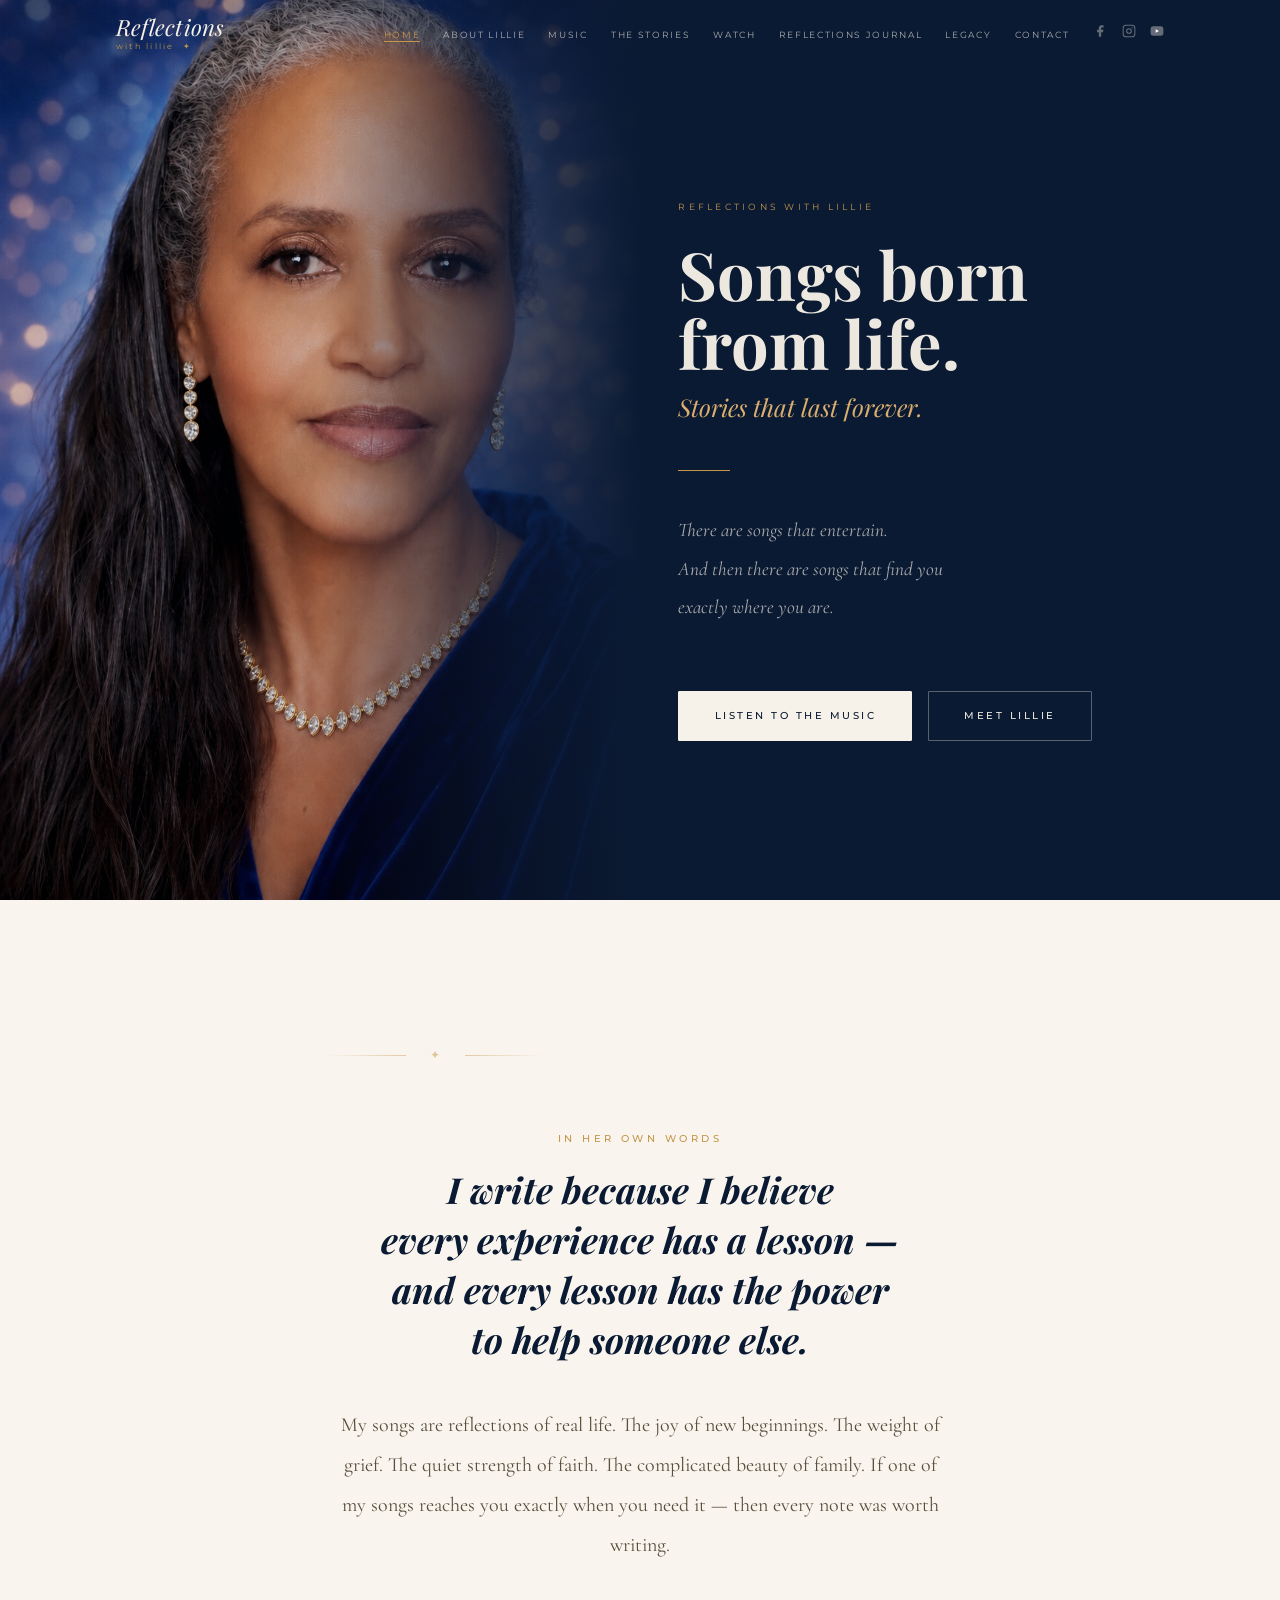
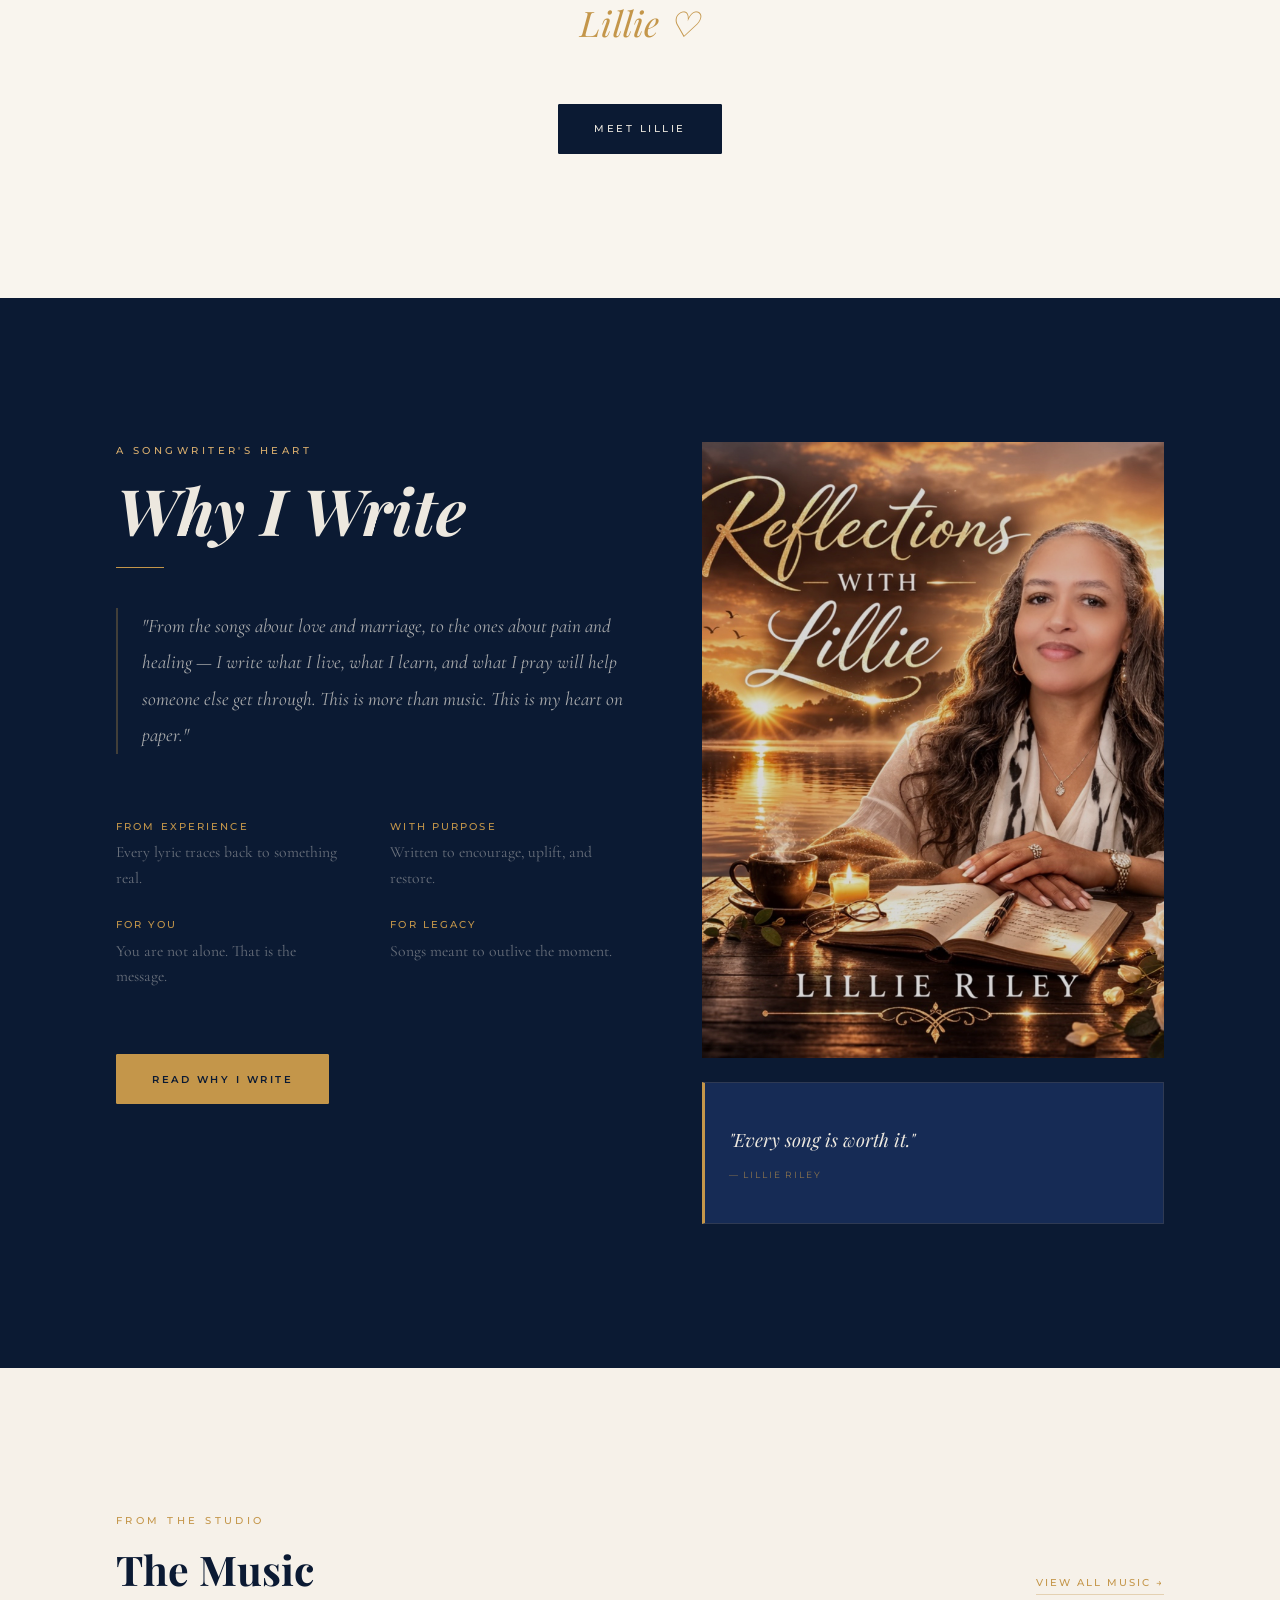
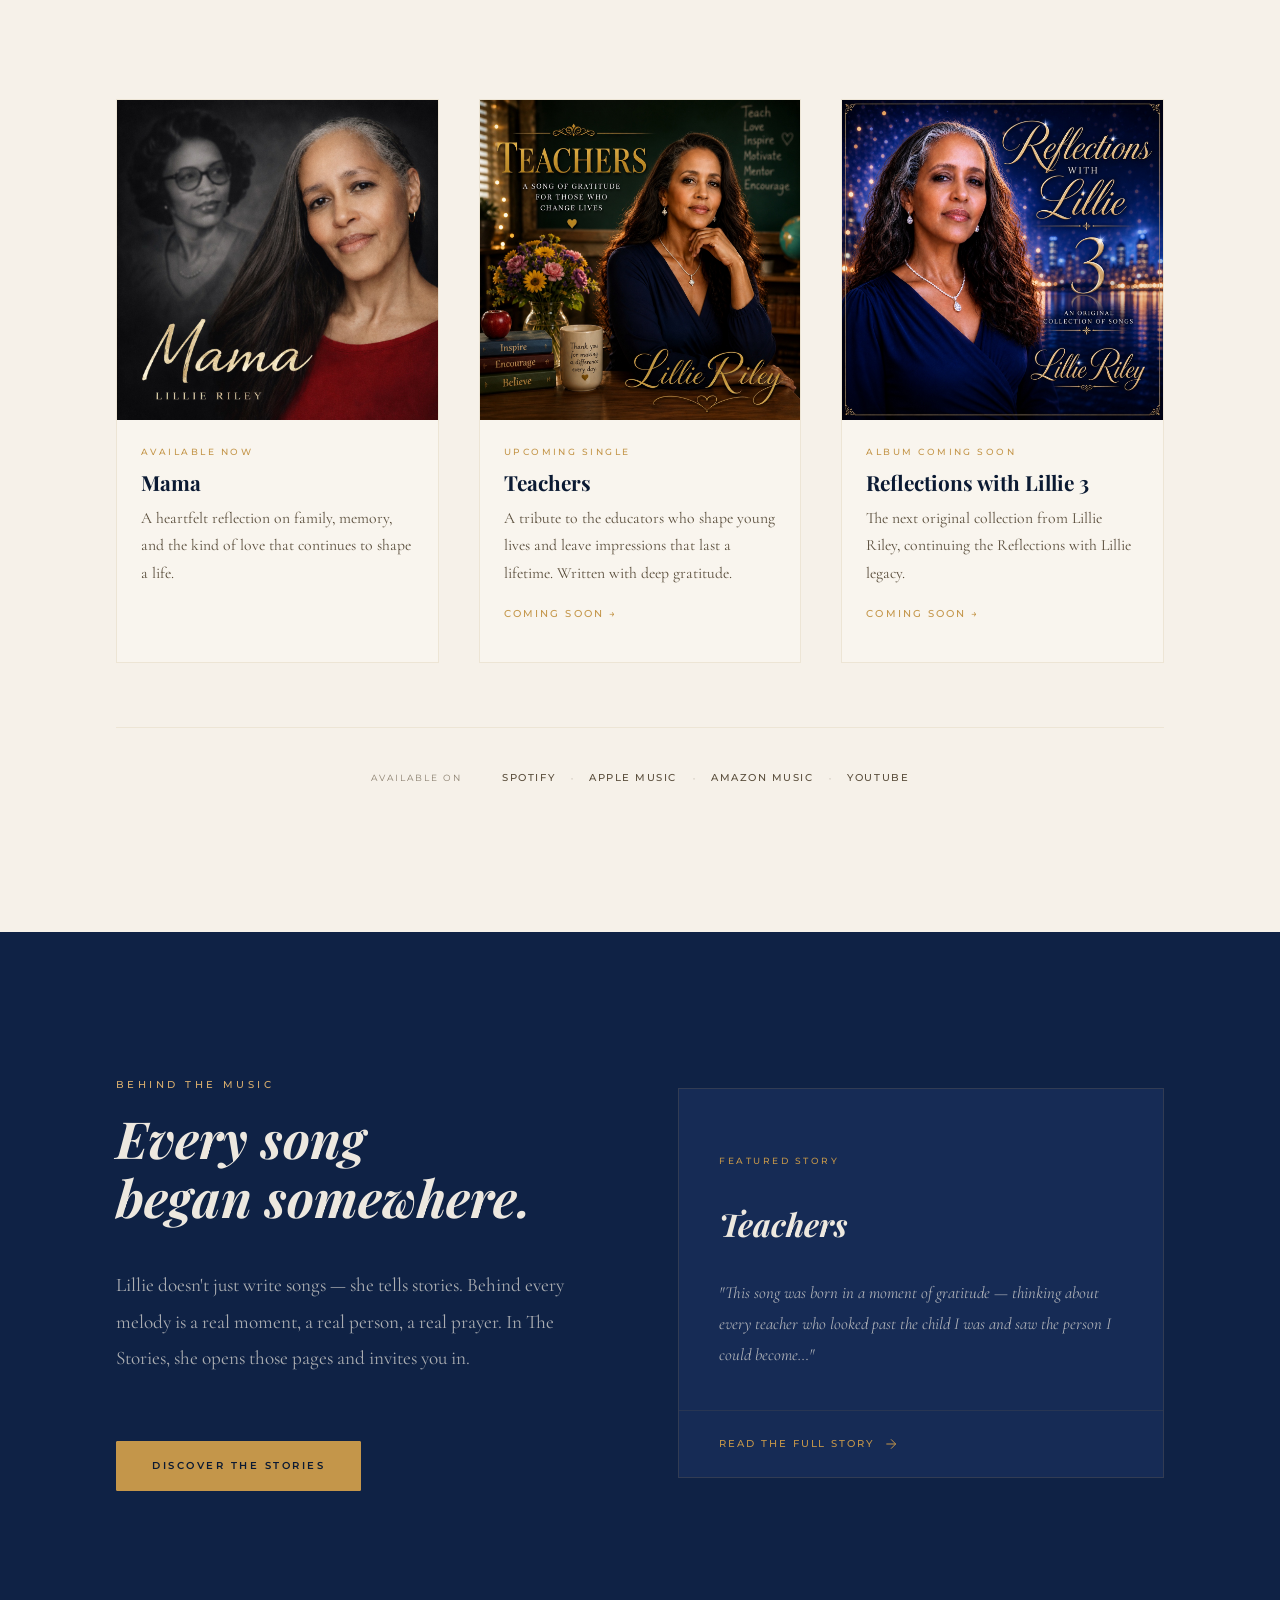
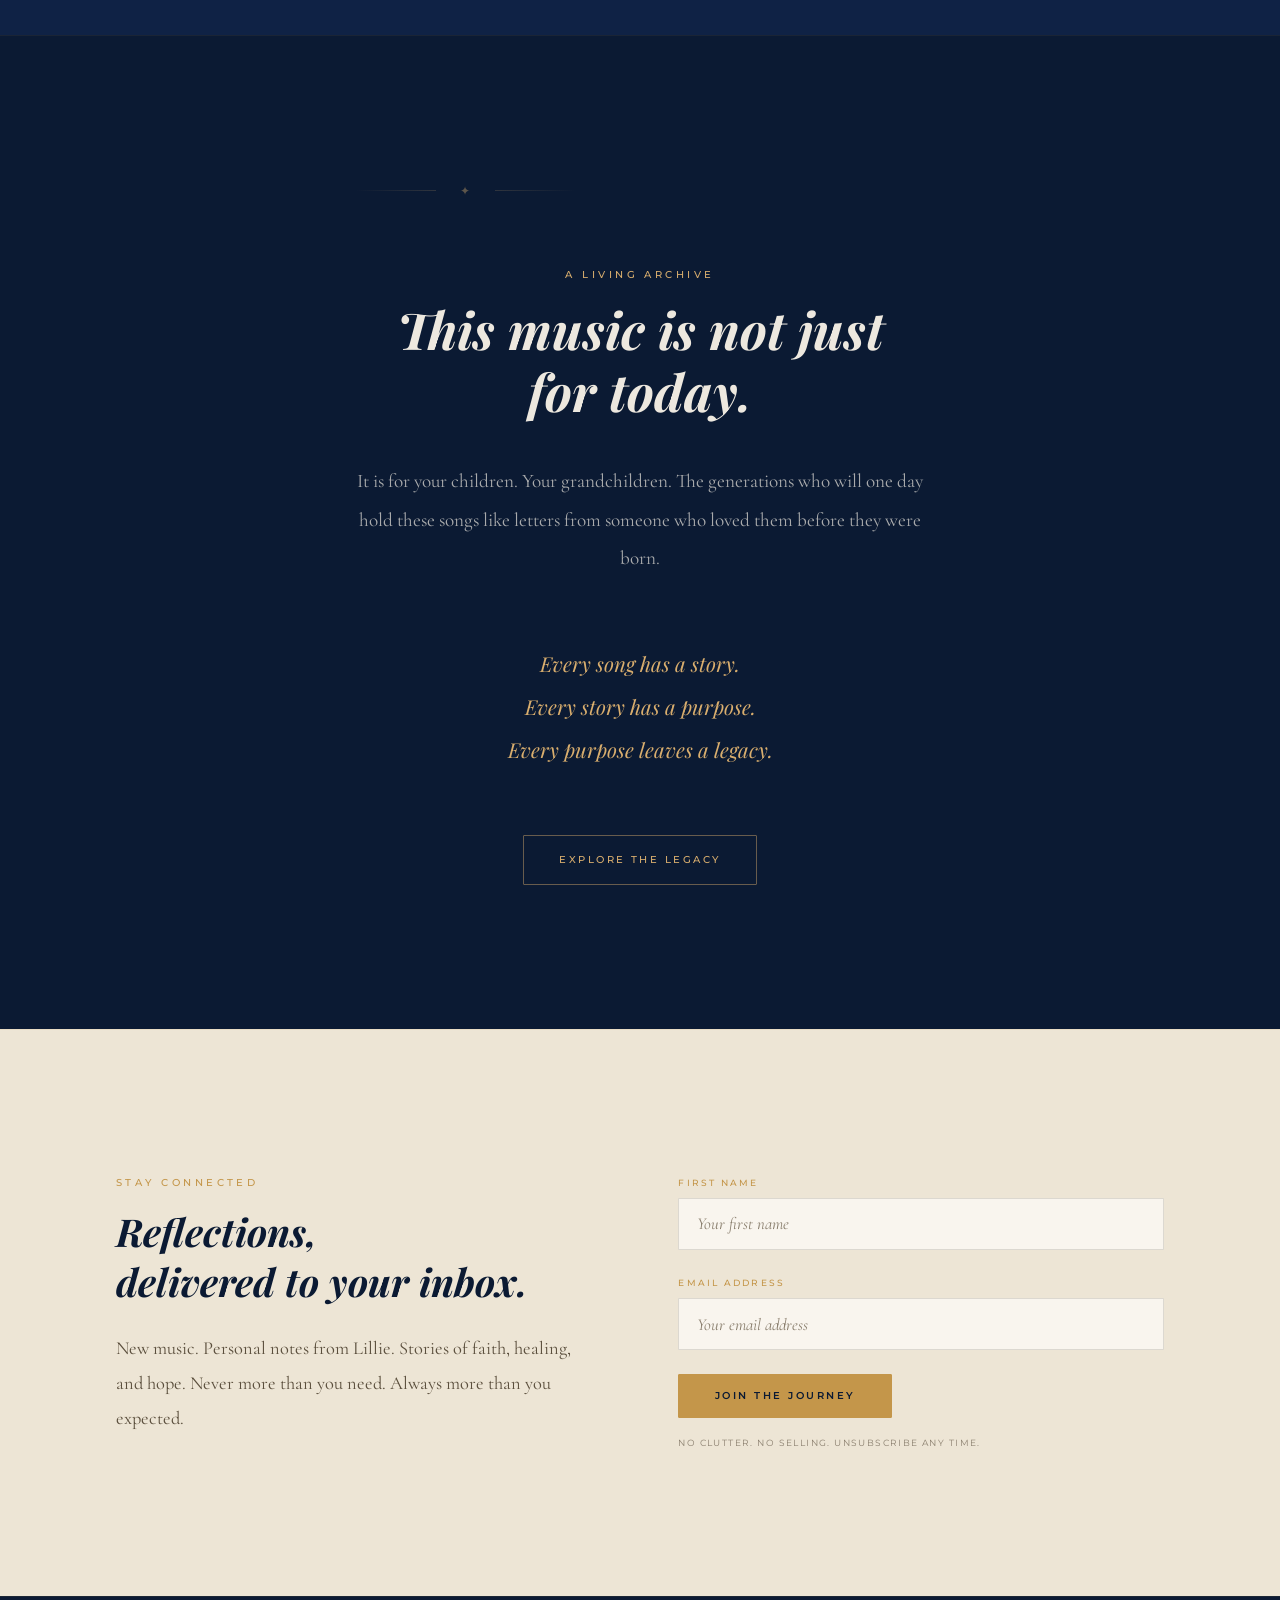
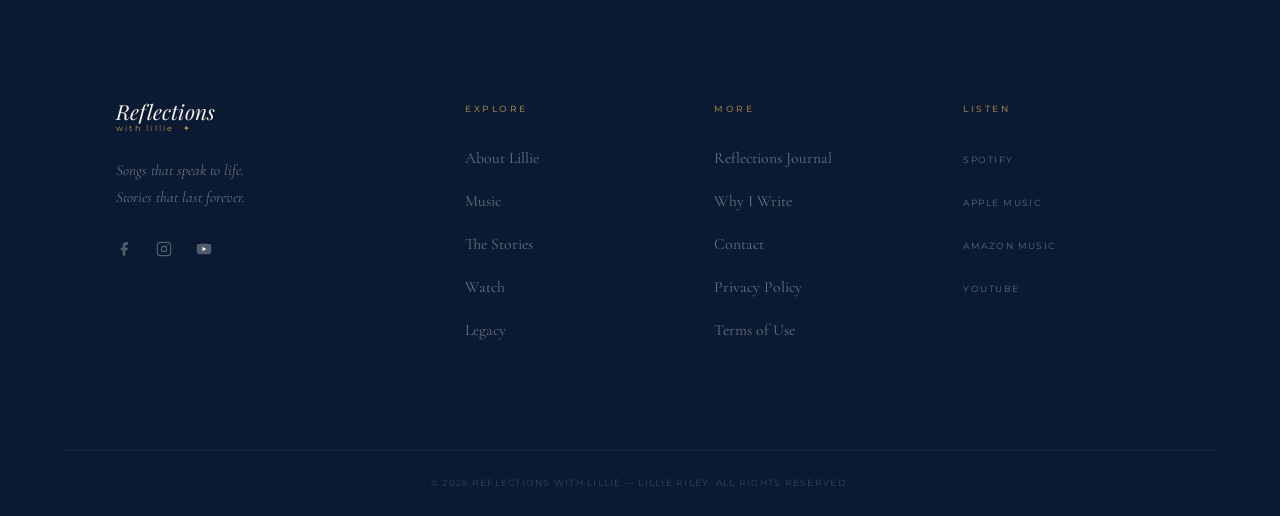
<file: index.html>
<!DOCTYPE html>
<html lang="en">
<head>
  <meta charset="UTF-8" />
  <meta name="viewport" content="width=device-width, initial-scale=1.0" />
  <title>Reflections with Lillie — Songs Born from Life. Stories That Last.</title>
  <meta name="description" content="Lillie Riley is a songwriter, storyteller, and woman of faith. Her music is a reflection of real life — love, grief, faith, family, healing, and the grace that carries us through." />
  <link rel="canonical" href="https://reflectionswithlillie.com/" />

  <!-- Open Graph -->
  <meta property="og:type" content="website" />
  <meta property="og:site_name" content="Reflections with Lillie" />
  <meta property="og:title" content="Reflections with Lillie — Songs Born from Life. Stories That Last." />
  <meta property="og:description" content="Lillie Riley is a songwriter, storyteller, and woman of faith. Her music reflects real life — love, grief, faith, family, healing, and the grace that carries us through." />
  <meta property="og:url" content="https://reflectionswithlillie.com/" />
  <meta property="og:image" content="https://reflectionswithlillie.com/images/og-cover.jpg" />
  <meta property="og:locale" content="en_US" />

  <!-- Twitter Card -->
  <meta name="twitter:card" content="summary_large_image" />
  <meta name="twitter:title" content="Reflections with Lillie" />
  <meta name="twitter:description" content="Songs born from life. Stories that last forever." />
  <meta name="twitter:image" content="https://reflectionswithlillie.com/images/og-cover.jpg" />

  <link rel="preconnect" href="https://fonts.googleapis.com" />
  <link rel="preconnect" href="https://fonts.gstatic.com" crossorigin />
  <link href="https://fonts.googleapis.com/css2?family=Cormorant+Garamond:ital,wght@0,300;0,400;0,500;1,300;1,400;1,500&family=Playfair+Display:ital,wght@0,400;0,700;1,400;1,700&family=Montserrat:wght@300;400;500&display=swap" rel="stylesheet" />

  <link rel="stylesheet" href="styles.css" />

  <!-- Structured data: MusicGroup / Person -->
  <script type="application/ld+json">
  {
    "@context": "https://schema.org",
    "@type": "MusicGroup",
    "name": "Reflections with Lillie",
    "url": "https://reflectionswithlillie.com/",
    "member": {
      "@type": "Person",
      "name": "Lillie Riley",
      "jobTitle": "Songwriter"
    },
    "genre": ["Inspirational", "Faith-based", "Singer-songwriter"],
    "sameAs": []
  }
  </script>
</head>
<body>

  <!-- ═══════════════════════════════════════
       HEADER / NAVIGATION
  ═══════════════════════════════════════ -->
  <header class="site-header" id="site-header">
    <div class="header-inner">

      <a href="index.html" class="logo" aria-label="Reflections with Lillie — Home">
        <span class="logo-script">Reflections</span>
        <span class="logo-sub">with Lillie &nbsp;✦</span>
      </a>

      <button class="nav-toggle" id="nav-toggle" aria-label="Open menu" aria-expanded="false">
        <span></span><span></span><span></span>
      </button>

      <nav class="main-nav" id="main-nav" aria-label="Main navigation">
        <button class="nav-close" id="nav-close" aria-label="Close menu">✕</button>
        <ul>
          <li><a href="index.html" aria-current="page">Home</a></li>
          <li><a href="about.html">About Lillie</a></li>
          <li><a href="music.html">Music</a></li>
          <li><a href="stories.html">The Stories</a></li>
          <li><a href="watch.html">Watch</a></li>
          <li><a href="journal.html">Reflections Journal</a></li>
          <li><a href="legacy.html">Legacy</a></li>
          <li><a href="contact.html">Contact</a></li>
        </ul>
      </nav>

      <div class="header-social" aria-label="Follow Lillie">
        <!-- Official social links: see SOCIAL_LINKS in script.js -->
        <a href="https://www.facebook.com/lillierileymusic" target="_blank" rel="noopener noreferrer" aria-label="Follow on Facebook">
          <svg width="14" height="14" viewBox="0 0 24 24" fill="currentColor" aria-hidden="true"><path d="M18 2h-3a5 5 0 0 0-5 5v3H7v4h3v8h4v-8h3l1-4h-4V7a1 1 0 0 1 1-1h3z"/></svg>
        </a>
        <a href="https://www.instagram.com/reflectionswithlillie/" target="_blank" rel="noopener noreferrer" aria-label="Follow on Instagram">
          <svg width="14" height="14" viewBox="0 0 24 24" fill="none" stroke="currentColor" stroke-width="1.75" aria-hidden="true"><rect x="2" y="2" width="20" height="20" rx="5"/><circle cx="12" cy="12" r="4"/><circle cx="17.5" cy="6.5" r="1" fill="currentColor" stroke="none"/></svg>
        </a>
        <a href="https://www.youtube.com/@Reflectionswithlillie" target="_blank" rel="noopener noreferrer" aria-label="Watch on YouTube">
          <svg width="14" height="14" viewBox="0 0 24 24" fill="currentColor" aria-hidden="true"><path d="M22.54 6.42a2.78 2.78 0 0 0-1.95-1.96C18.88 4 12 4 12 4s-6.88 0-8.59.46a2.78 2.78 0 0 0-1.95 1.96A29 29 0 0 0 1 12a29 29 0 0 0 .46 5.58A2.78 2.78 0 0 0 3.41 19.6C5.12 20 12 20 12 20s6.88 0 8.59-.4a2.78 2.78 0 0 0 1.95-1.95A29 29 0 0 0 23 12a29 29 0 0 0-.46-5.58z"/><polygon points="9.75 15.02 15.5 12 9.75 8.98 9.75 15.02" fill="white"/></svg>
        </a>
      </div>

    </div>
  </header>


  <main id="main-content">

    <!-- ═══════════════════════════════════════
         § 1  HERO
         Full viewport. Portrait left, words right.
         Header is transparent here.
    ═══════════════════════════════════════ -->
    <section class="hero" aria-labelledby="hero-heading">

      <div class="hero-portrait" role="img" aria-label="Portrait of Lillie Riley, songwriter">
        <!-- PLACEHOLDER: Place lillie-portrait.jpg in images/ folder -->
        <img
          src="images/lillie-portrait.jpg"
          alt="Lillie Riley — songwriter, storyteller, woman of faith"
          class="hero-photo"
          onerror="this.closest('.hero-portrait').classList.add('portrait-fallback')"
        />
      </div>

      <!-- Gradient veil: fades portrait into navy on the right -->
      <div class="hero-veil" aria-hidden="true"></div>

      <div class="hero-words">
        <p class="hero-prelude reveal-hero" data-delay="0">Reflections with Lillie</p>

        <h1 id="hero-heading" class="hero-title reveal-hero" data-delay="150">
          Songs born<br />from life.
        </h1>

        <p class="hero-subtitle reveal-hero" data-delay="300">
          Stories that last forever.
        </p>

        <div class="hero-rule reveal-hero" data-delay="420" aria-hidden="true"></div>

        <p class="hero-opening reveal-hero" data-delay="540">
          There are songs that entertain.<br />
          And then there are songs that find you<br />
          exactly where you are.
        </p>

        <div class="hero-actions reveal-hero" data-delay="680">
          <a href="music.html" class="btn btn-ivory">Listen to the Music</a>
          <a href="about.html" class="btn btn-outline">Meet Lillie</a>
        </div>
      </div>

    </section>


    <!-- ═══════════════════════════════════════
         § 2  INTRODUCTION
         Who is Lillie? Warm, personal, brief.
    ═══════════════════════════════════════ -->
    <section class="intro" aria-labelledby="intro-heading">
      <div class="intro-inner container">

        <div class="ornament-line" aria-hidden="true">
          <span class="ornament-rule"></span>
          <span class="ornament-star">✦</span>
          <span class="ornament-rule"></span>
        </div>

        <p class="section-label reveal">In Her Own Words</p>

        <h2 id="intro-heading" class="intro-title reveal">
          I write because I believe<br />
          every experience has a lesson —<br />
          and every lesson has the power<br />
          to help someone else.
        </h2>

        <p class="intro-body reveal">
          My songs are reflections of real life. The joy of new beginnings.
          The weight of grief. The quiet strength of faith. The complicated
          beauty of family. If one of my songs reaches you exactly when you
          need it — then every note was worth writing.
        </p>

        <p class="intro-signature reveal" aria-label="Signed, Lillie">Lillie ♡</p>

        <a href="about.html" class="btn btn-navy reveal">Meet Lillie</a>

      </div>
    </section>


    <!-- ═══════════════════════════════════════
         § 3  WHY I WRITE  — preview
         Teases the deeper "Why I Write" section.
    ═══════════════════════════════════════ -->
    <section class="why-preview" aria-labelledby="why-heading">
      <div class="why-inner">

        <div class="why-text">
          <p class="section-label light reveal">A Songwriter's Heart</p>
          <h2 id="why-heading" class="why-title reveal">Why I Write</h2>
          <div class="why-rule reveal" aria-hidden="true"></div>

          <blockquote class="why-quote reveal">
            "From the songs about love and marriage, to the ones about pain
            and healing — I write what I live, what I learn, and what I pray
            will help someone else get through. This is more than music.
            This is my heart on paper."
          </blockquote>

          <div class="why-pillars reveal">
            <div class="pillar">
              <span class="pillar-label">From Experience</span>
              <span class="pillar-text">Every lyric traces back to something real.</span>
            </div>
            <div class="pillar">
              <span class="pillar-label">With Purpose</span>
              <span class="pillar-text">Written to encourage, uplift, and restore.</span>
            </div>
            <div class="pillar">
              <span class="pillar-label">For You</span>
              <span class="pillar-text">You are not alone. That is the message.</span>
            </div>
            <div class="pillar">
              <span class="pillar-label">For Legacy</span>
              <span class="pillar-text">Songs meant to outlive the moment.</span>
            </div>
          </div>

          <a href="about.html#why-i-write" class="btn btn-gold reveal">Read Why I Write</a>
        </div>

        <div class="why-visual reveal" aria-hidden="true">
          <div class="why-img-frame">
            <!-- PLACEHOLDER: Place lillie-writing.jpg in images/ folder (optional) -->
            <img
              src="images/lillie-writing.jpg"
              alt=""
              class="why-img"
              onerror="this.closest('.why-img-frame').classList.add('img-fallback')"
            />
          </div>
          <div class="why-caption-card">
            <p class="wcc-quote">"Every song is worth it."</p>
            <p class="wcc-attr">— Lillie Riley</p>
          </div>
        </div>

      </div>
    </section>


    <!-- ═══════════════════════════════════════
         § 4  FEATURED MUSIC
         3 releases. Curiosity, not a catalog.
    ═══════════════════════════════════════ -->
    <section class="music-preview" aria-labelledby="music-heading">
      <div class="container">

        <div class="section-header reveal">
          <div>
            <p class="section-label">From the Studio</p>
            <h2 id="music-heading" class="section-title">The Music</h2>
          </div>
          <a href="music.html" class="section-link">View All Music <span aria-hidden="true">→</span></a>
        </div>

        <div class="music-grid">

          <article class="music-card reveal" data-type="single" data-stagger="0">
            <div class="music-card-art">
              <img src="images/singles/mama-cover.jpg" alt="Mama single artwork by Lillie Riley" onerror="this.closest('.music-card-art').classList.add('art-fallback'); this.closest('.music-card-art').dataset.label='Mama'" />
            </div>
            <div class="music-card-info">
              <span class="music-card-type">Available Now</span>
              <h3 class="music-card-title">Mama</h3>
              <p class="music-card-desc">A heartfelt reflection on family, memory, and the kind of love that continues to shape a life.</p>
              <!-- TODO: Add real Mama streaming link when provided. -->
            </div>
          </article>

          <article class="music-card reveal" data-type="single" data-stagger="1">
            <div class="music-card-art">
              <img src="images/singles/teachers-cover.jpg" alt="Teachers upcoming single artwork by Lillie Riley" onerror="this.closest('.music-card-art').classList.add('art-fallback'); this.closest('.music-card-art').dataset.label='Teachers'" />
            </div>
            <div class="music-card-info">
              <span class="music-card-type">Upcoming Single</span>
              <h3 class="music-card-title">Teachers</h3>
              <p class="music-card-desc">A tribute to the educators who shape young lives and leave impressions that last a lifetime. Written with deep gratitude.</p>
              <span class="door-link" aria-disabled="true">Coming Soon <span aria-hidden="true">→</span></span>
            </div>
          </article>

          <article class="music-card reveal" data-type="album" data-stagger="2">
            <div class="music-card-art">
              <img src="images/albums/reflections-with-lillie-3.jpg" alt="Reflections with Lillie 3 album artwork" onerror="this.closest('.music-card-art').classList.add('art-fallback'); this.closest('.music-card-art').dataset.label='Reflections with Lillie 3'" />
            </div>
            <div class="music-card-info">
              <span class="music-card-type">Album Coming Soon</span>
              <h3 class="music-card-title">Reflections with Lillie 3</h3>
              <p class="music-card-desc">The next original collection from Lillie Riley, continuing the Reflections with Lillie legacy.</p>
              <span class="door-link" aria-disabled="true">Coming Soon <span aria-hidden="true">→</span></span>
            </div>
          </article>
        </div>

        <div class="music-platforms reveal">
          <p class="platforms-label">Available on</p>
          <div class="platforms-list">
            <!-- PLACEHOLDER: Replace # with real streaming URLs when available -->
            <a href="https://open.spotify.com/artist/2LuKNsGdmMvZCMLNtctDl3" class="platform-link" aria-label="Listen on Spotify" target="_blank" rel="noopener noreferrer">Spotify</a>
            <span class="platform-dot" aria-hidden="true">·</span>
            <a href="https://music.apple.com/us/artist/lillie-riley/1885630300" class="platform-link" aria-label="Listen on Apple Music" target="_blank" rel="noopener noreferrer">Apple Music</a>
            <span class="platform-dot" aria-hidden="true">·</span>
            <a href="#" class="platform-link" aria-label="Listen on Amazon Music" data-placeholder-link="true" title="Final Amazon Music link coming soon">Amazon Music</a>
            <span class="platform-dot" aria-hidden="true">·</span>
            <a href="https://www.youtube.com/@Reflectionswithlillie" target="_blank" rel="noopener noreferrer" class="platform-link" aria-label="Watch on YouTube">YouTube</a>
          </div>
        </div>

      </div>
    </section>


    <!-- ═══════════════════════════════════════
         § 5  THE STORIES  — preview
         One story. A door into something deeper.
    ═══════════════════════════════════════ -->
    <section class="stories-preview" aria-labelledby="stories-heading">
      <div class="stories-inner container">

        <div class="stories-text">
          <p class="section-label light reveal">Behind the Music</p>
          <h2 id="stories-heading" class="stories-title reveal">
            Every song<br />began somewhere.
          </h2>
          <p class="stories-body reveal">
            Lillie doesn't just write songs — she tells stories.
            Behind every melody is a real moment, a real person,
            a real prayer. In The Stories, she opens those pages
            and invites you in.
          </p>
          <a href="stories.html" class="btn btn-gold reveal">Discover the Stories</a>
        </div>

        <div class="stories-featured reveal">
          <article class="story-card">
            <div class="story-card-top">
              <p class="story-card-label">Featured Story</p>
              <h3 class="story-card-title">Teachers</h3>
              <p class="story-card-excerpt">
                "This song was born in a moment of gratitude — thinking
                about every teacher who looked past the child I was
                and saw the person I could become…"
              </p>
            </div>
            <a href="stories.html#teachers" class="story-card-link">
              Read the Full Story
              <svg viewBox="0 0 24 24" fill="none" stroke="currentColor" stroke-width="1.5" width="16" height="16" aria-hidden="true"><path d="M5 12h14M12 5l7 7-7 7"/></svg>
            </a>
          </article>
        </div>

      </div>
    </section>


    <!-- ═══════════════════════════════════════
         § 6  LEGACY  — preview
         Quiet. Weighty. One idea only.
    ═══════════════════════════════════════ -->
    <section class="legacy-preview" aria-labelledby="legacy-heading">
      <div class="legacy-inner container">

        <div class="ornament-line light reveal" aria-hidden="true">
          <span class="ornament-rule"></span>
          <span class="ornament-star">✦</span>
          <span class="ornament-rule"></span>
        </div>

        <p class="section-label light reveal">A Living Archive</p>

        <h2 id="legacy-heading" class="legacy-title reveal">
          This music is not just<br />for today.
        </h2>

        <p class="legacy-body reveal">
          It is for your children. Your grandchildren. The generations
          who will one day hold these songs like letters from someone
          who loved them before they were born.
        </p>

        <p class="legacy-verse reveal">
          Every song has a story.<br />
          Every story has a purpose.<br />
          Every purpose leaves a legacy.
        </p>

        <a href="legacy.html" class="btn btn-outline-light reveal">Explore the Legacy</a>

      </div>
    </section>


    <!-- ═══════════════════════════════════════
         § 7  NEWSLETTER
    ═══════════════════════════════════════ -->
    <section class="newsletter" id="newsletter" aria-labelledby="newsletter-heading">
      <div class="newsletter-inner container">

        <div class="newsletter-text">
          <p class="section-label reveal">Stay Connected</p>
          <h2 id="newsletter-heading" class="newsletter-title reveal">
            Reflections,<br />delivered to your inbox.
          </h2>
          <p class="newsletter-sub reveal">
            New music. Personal notes from Lillie.
            Stories of faith, healing, and hope.
            Never more than you need. Always more than you expected.
          </p>
        </div>

        <form class="newsletter-form reveal" action="#" method="post" novalidate id="newsletter-form">
          <!-- PLACEHOLDER: Connect to email provider (Mailchimp, ConvertKit, Buttondown, etc.) -->
          <div class="field-wrap">
            <label for="sub-name">First Name</label>
            <input
              type="text"
              id="sub-name"
              name="name"
              placeholder="Your first name"
              autocomplete="given-name"
              required
            />
          </div>
          <div class="field-wrap">
            <label for="sub-email">Email Address</label>
            <input
              type="email"
              id="sub-email"
              name="email"
              placeholder="Your email address"
              autocomplete="email"
              required
            />
          </div>
          <button type="submit" class="btn btn-gold">Join the Journey</button>
          <p class="form-note">No clutter. No selling. Unsubscribe any time.</p>
        </form>

      </div>
    </section>

  </main>


  <!-- ═══════════════════════════════════════
       FOOTER
  ═══════════════════════════════════════ -->
  <footer class="site-footer" aria-label="Site footer">
    <div class="footer-inner container">

      <div class="footer-brand">
        <a href="index.html" class="footer-logo" aria-label="Reflections with Lillie — Home">
          <span class="logo-script">Reflections</span>
          <span class="logo-sub">with Lillie &nbsp;✦</span>
        </a>
        <p class="footer-tagline">
          Songs that speak to life.<br />
          Stories that last forever.
        </p>
        <div class="footer-social" aria-label="Follow Lillie on social media">
          <!-- Official social links: see SOCIAL_LINKS in script.js -->
          <a href="https://www.facebook.com/lillierileymusic" target="_blank" rel="noopener noreferrer" aria-label="Facebook">
            <svg width="16" height="16" viewBox="0 0 24 24" fill="currentColor" aria-hidden="true"><path d="M18 2h-3a5 5 0 0 0-5 5v3H7v4h3v8h4v-8h3l1-4h-4V7a1 1 0 0 1 1-1h3z"/></svg>
          </a>
          <a href="https://www.instagram.com/reflectionswithlillie/" target="_blank" rel="noopener noreferrer" aria-label="Instagram">
            <svg width="16" height="16" viewBox="0 0 24 24" fill="none" stroke="currentColor" stroke-width="1.75" aria-hidden="true"><rect x="2" y="2" width="20" height="20" rx="5"/><circle cx="12" cy="12" r="4"/><circle cx="17.5" cy="6.5" r="1" fill="currentColor" stroke="none"/></svg>
          </a>
          <a href="https://www.youtube.com/@Reflectionswithlillie" target="_blank" rel="noopener noreferrer" aria-label="YouTube">
            <svg width="16" height="16" viewBox="0 0 24 24" fill="currentColor" aria-hidden="true"><path d="M22.54 6.42a2.78 2.78 0 0 0-1.95-1.96C18.88 4 12 4 12 4s-6.88 0-8.59.46a2.78 2.78 0 0 0-1.95 1.96A29 29 0 0 0 1 12a29 29 0 0 0 .46 5.58A2.78 2.78 0 0 0 3.41 19.6C5.12 20 12 20 12 20s6.88 0 8.59-.4a2.78 2.78 0 0 0 1.95-1.95A29 29 0 0 0 23 12a29 29 0 0 0-.46-5.58z"/><polygon points="9.75 15.02 15.5 12 9.75 8.98 9.75 15.02" fill="white"/></svg>
          </a>
        </div>
      </div>

      <nav class="footer-nav" aria-label="Explore the site">
        <h4>Explore</h4>
        <ul>
          <li><a href="about.html">About Lillie</a></li>
          <li><a href="music.html">Music</a></li>
          <li><a href="stories.html">The Stories</a></li>
          <li><a href="watch.html">Watch</a></li>
          <li><a href="legacy.html">Legacy</a></li>
        </ul>
      </nav>

      <nav class="footer-nav" aria-label="More pages">
        <h4>More</h4>
        <ul>
          <li><a href="journal.html">Reflections Journal</a></li>
          <li><a href="about.html#why-i-write">Why I Write</a></li>
          <li><a href="contact.html">Contact</a></li>
          <li><a href="privacy.html">Privacy Policy</a></li>
          <li><a href="terms.html">Terms of Use</a></li>
        </ul>
      </nav>

      <div class="footer-listen-wrap">
        <h4>Listen</h4>
        <ul class="footer-listen">
          <!-- PLACEHOLDER: Replace # with real streaming URLs when available -->
          <li><a href="https://open.spotify.com/artist/2LuKNsGdmMvZCMLNtctDl3" aria-label="Stream on Spotify" target="_blank" rel="noopener noreferrer">Spotify</a></li>
          <li><a href="https://music.apple.com/us/artist/lillie-riley/1885630300" aria-label="Stream on Apple Music" target="_blank" rel="noopener noreferrer">Apple Music</a></li>
          <li><a href="#" aria-label="Stream on Amazon Music" data-placeholder-link="true" title="Final Amazon Music link coming soon">Amazon Music</a></li>
          <li><a href="https://www.youtube.com/@Reflectionswithlillie" target="_blank" rel="noopener noreferrer" aria-label="Watch on YouTube">YouTube</a></li>
        </ul>
      </div>

    </div>

    <div class="footer-base">
      <p>
        &copy; <span id="copy-year"></span> Reflections with Lillie &mdash; Lillie Riley.
        All rights reserved.
      </p>
    </div>
  </footer>

  <script src="script.js"></script>
</body>
</html>
</file>
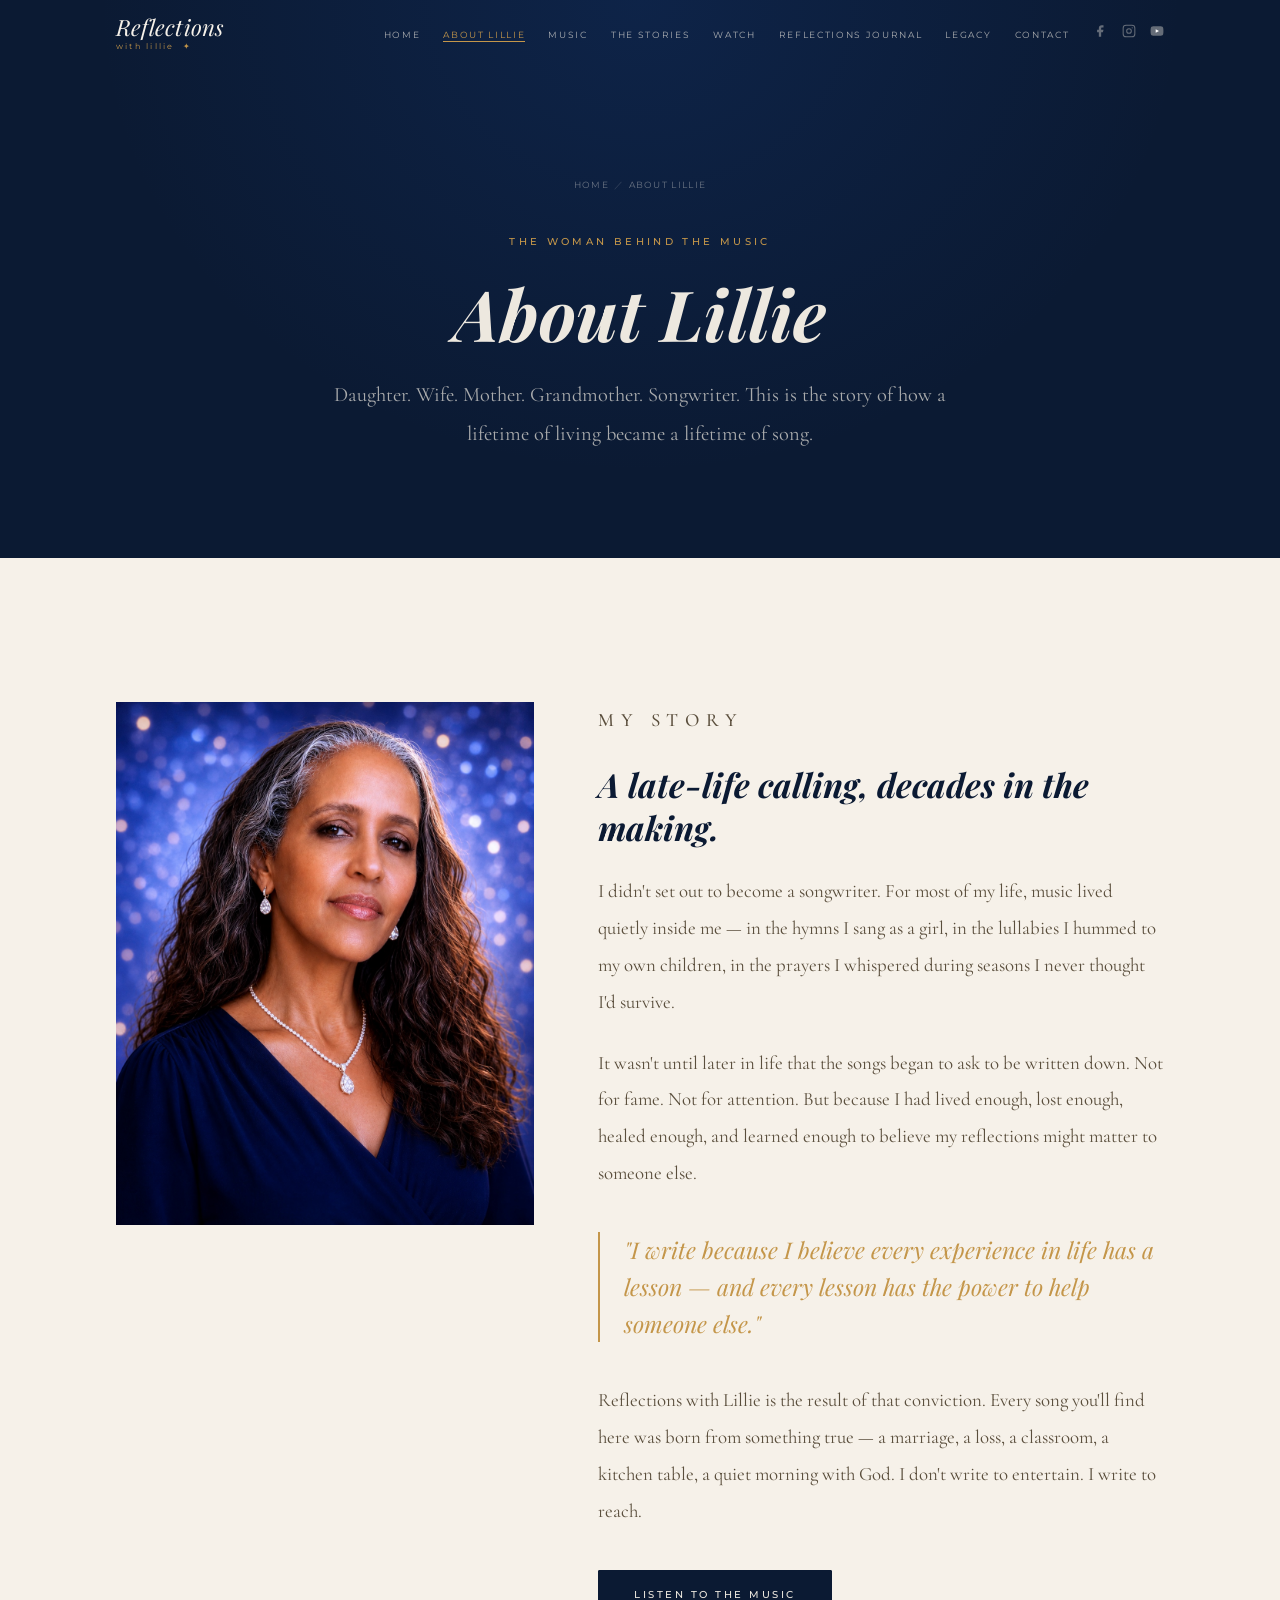
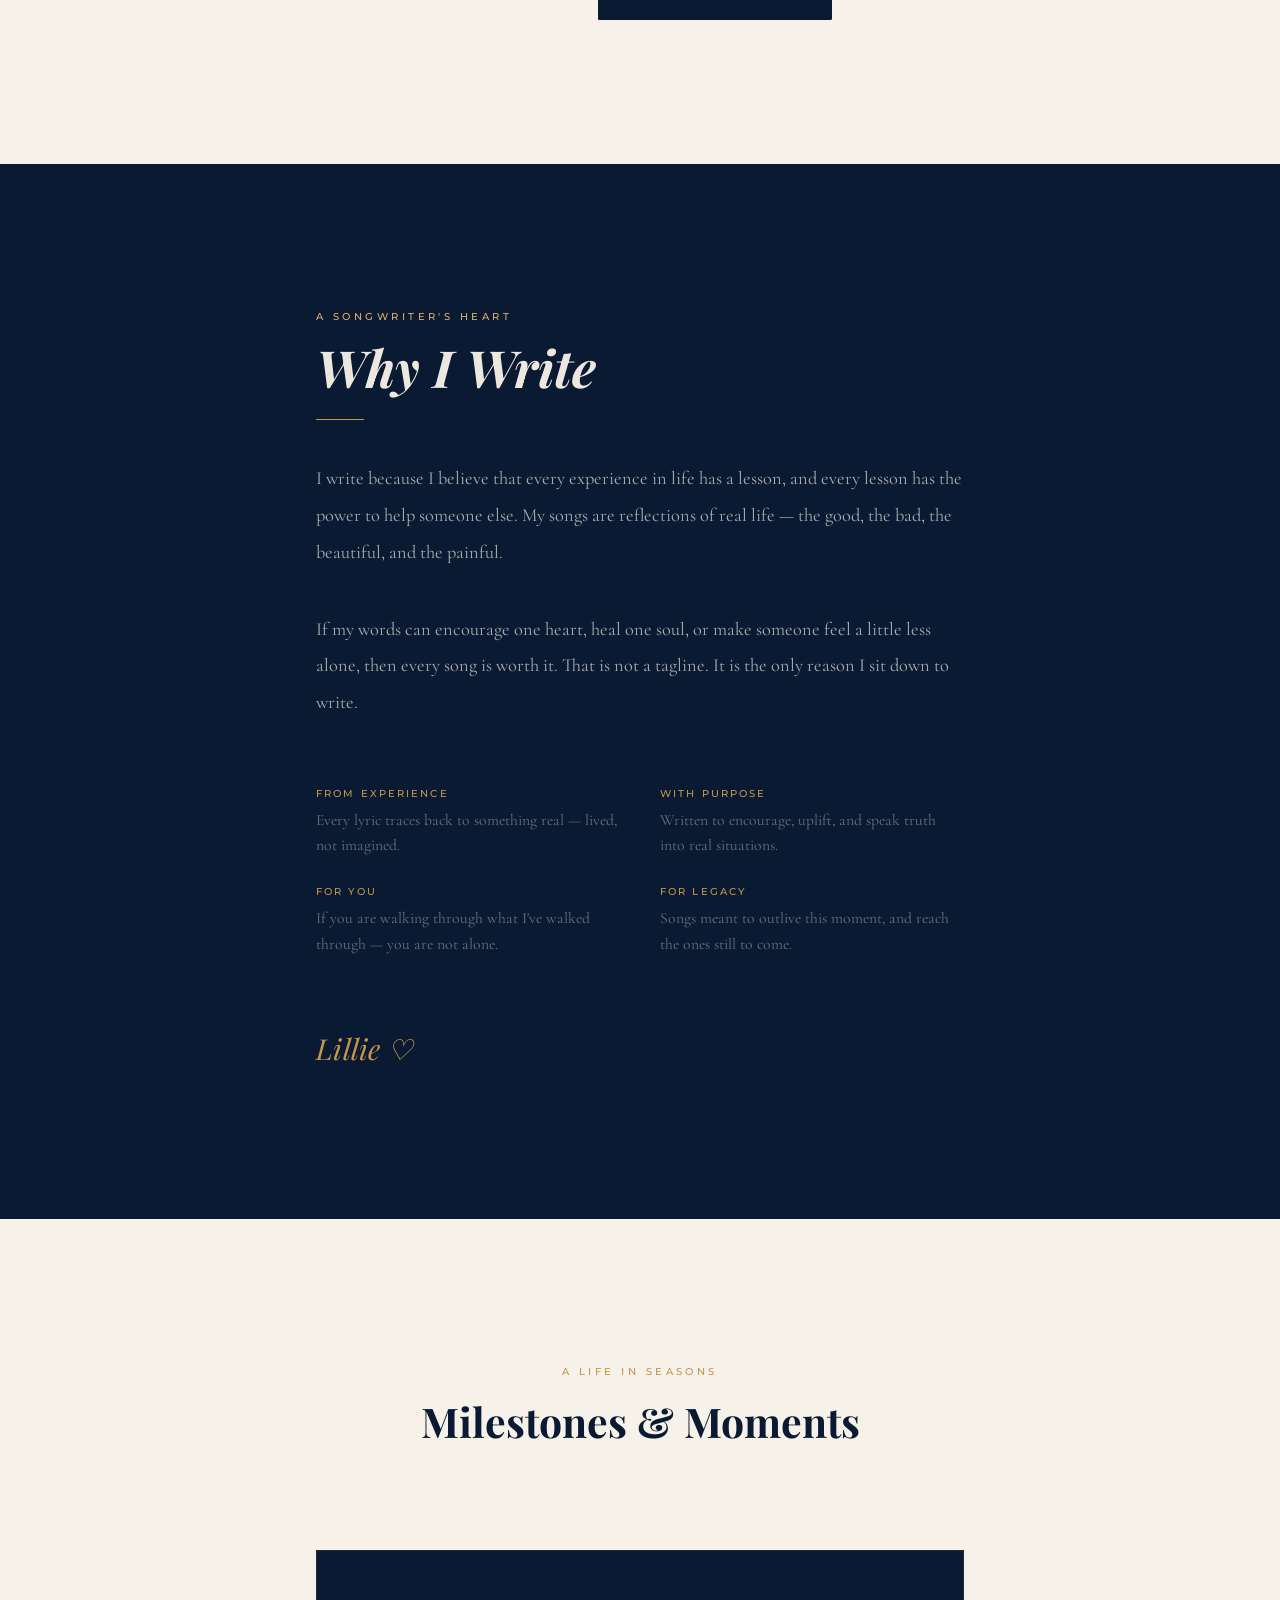
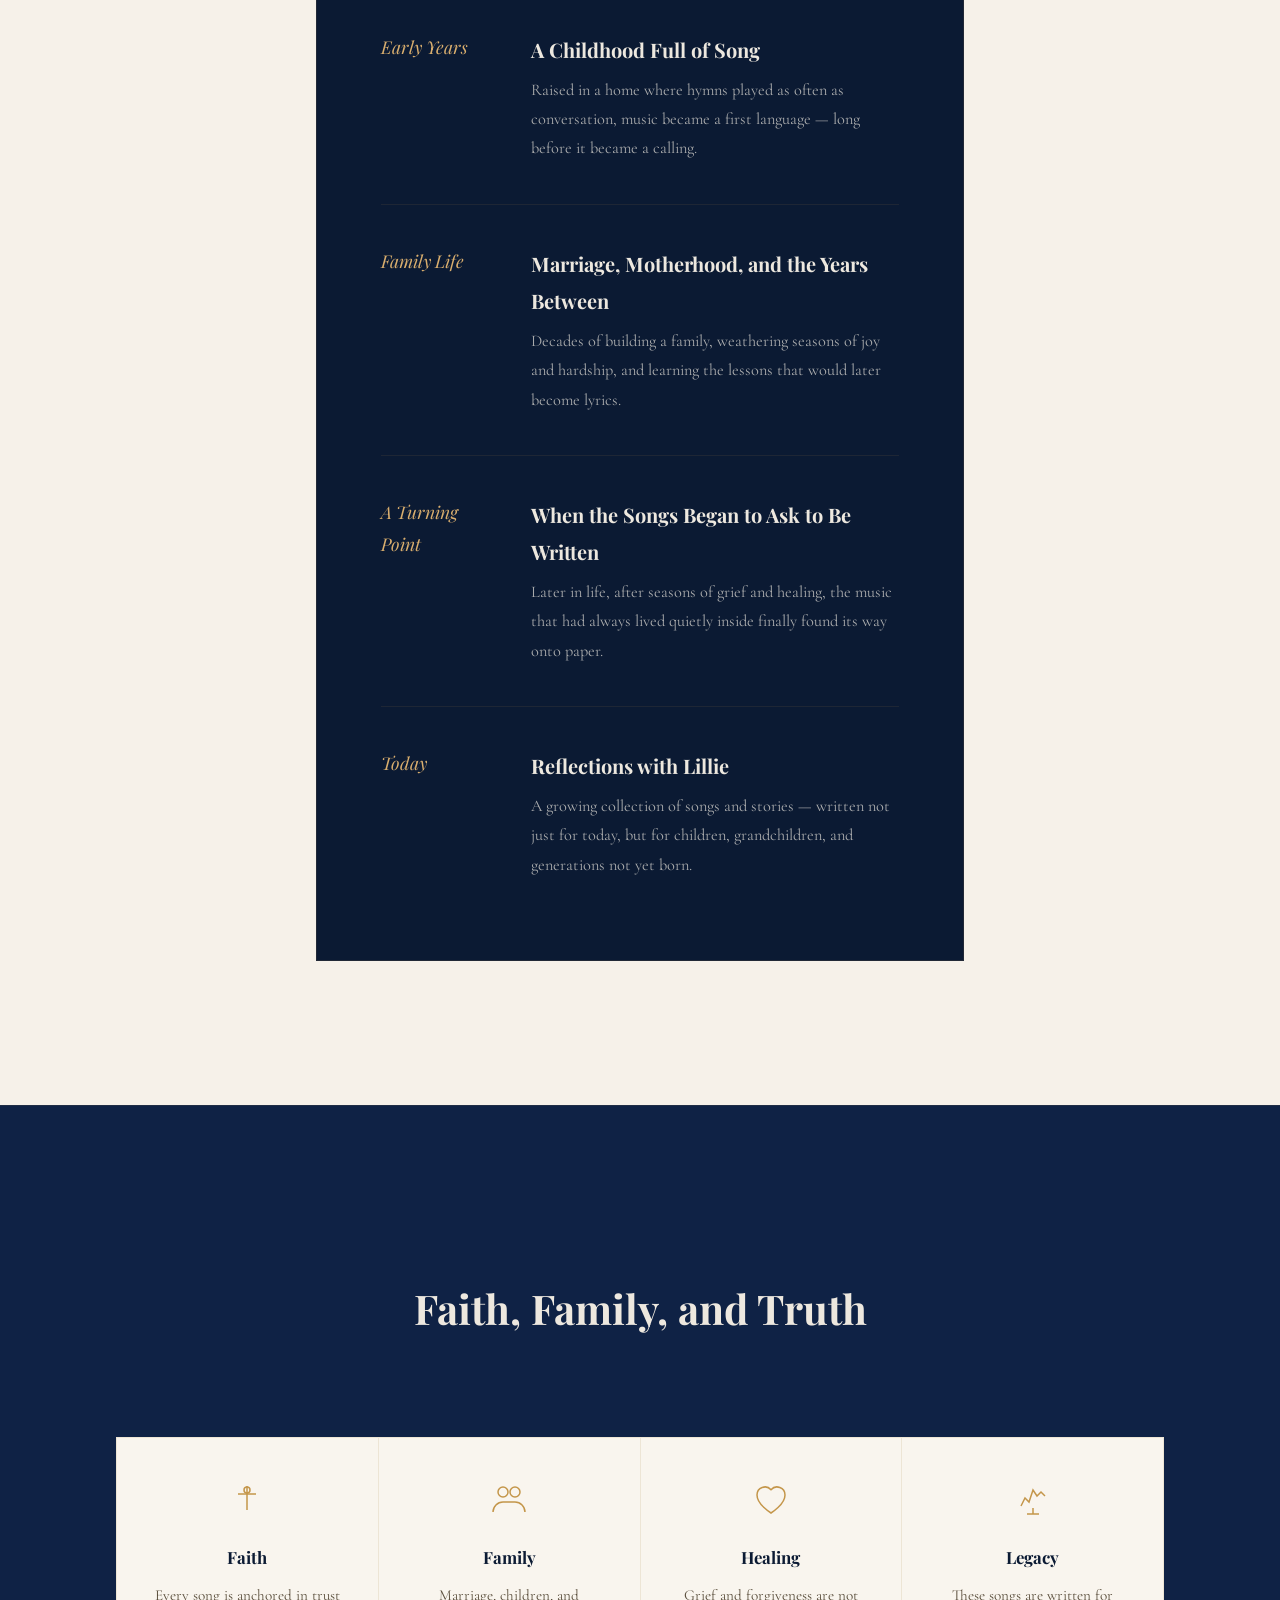
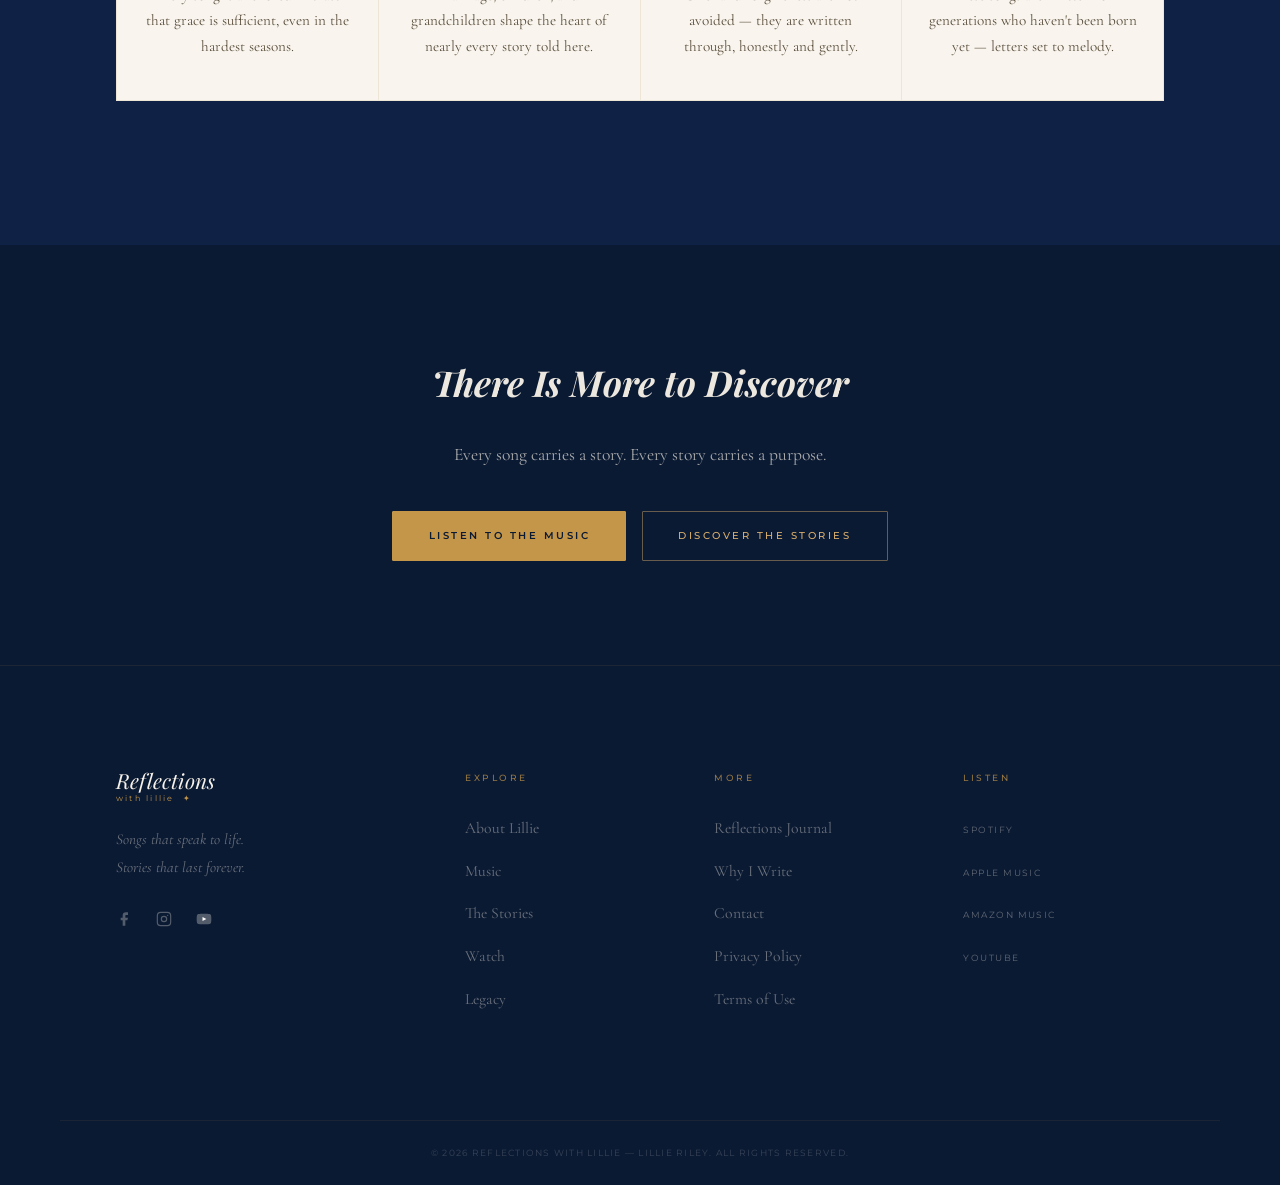
<file: about.html>
<!DOCTYPE html>
<html lang="en">
<head>
  <meta charset="UTF-8" />
  <meta name="viewport" content="width=device-width, initial-scale=1.0" />
  <title>About Lillie Riley — Songwriter, Storyteller, Woman of Faith | Reflections with Lillie</title>
  <meta name="description" content="Meet Lillie Riley — the woman behind Reflections with Lillie. Her story of faith, family, late-life creative rebirth, and why every song carries a purpose." />
  <link rel="canonical" href="https://reflectionswithlillie.com/about.html" />

  <meta property="og:type" content="profile" />
  <meta property="og:site_name" content="Reflections with Lillie" />
  <meta property="og:title" content="About Lillie Riley — Reflections with Lillie" />
  <meta property="og:description" content="The woman behind the music. A story of faith, family, and creative rebirth later in life." />
  <meta property="og:url" content="https://reflectionswithlillie.com/about.html" />
  <meta property="og:image" content="https://reflectionswithlillie.com/images/og-cover.jpg" />

  <meta name="twitter:card" content="summary_large_image" />
  <meta name="twitter:title" content="About Lillie Riley" />
  <meta name="twitter:description" content="The woman behind Reflections with Lillie." />

  <link rel="preconnect" href="https://fonts.googleapis.com" />
  <link rel="preconnect" href="https://fonts.gstatic.com" crossorigin />
  <link href="https://fonts.googleapis.com/css2?family=Cormorant+Garamond:ital,wght@0,300;0,400;0,500;1,300;1,400;1,500&family=Playfair+Display:ital,wght@0,400;0,700;1,400;1,700&family=Montserrat:wght@300;400;500&display=swap" rel="stylesheet" />
  <link rel="stylesheet" href="styles.css" />

  <script type="application/ld+json">
  {
    "@context": "https://schema.org",
    "@type": "Person",
    "name": "Lillie Riley",
    "jobTitle": "Songwriter",
    "url": "https://reflectionswithlillie.com/about.html",
    "worksFor": { "@type": "Organization", "name": "Reflections with Lillie" }
  }
  </script>
</head>
<body>

  <!-- HEADER -->
  <header class="site-header" id="site-header">
    <div class="header-inner">
      <a href="index.html" class="logo" aria-label="Reflections with Lillie — Home">
        <span class="logo-script">Reflections</span>
        <span class="logo-sub">with Lillie &nbsp;✦</span>
      </a>
      <button class="nav-toggle" id="nav-toggle" aria-label="Open menu" aria-expanded="false">
        <span></span><span></span><span></span>
      </button>
      <nav class="main-nav" id="main-nav" aria-label="Main navigation">
        <button class="nav-close" id="nav-close" aria-label="Close menu">✕</button>
        <ul>
          <li><a href="index.html">Home</a></li>
          <li><a href="about.html" aria-current="page">About Lillie</a></li>
          <li><a href="music.html">Music</a></li>
          <li><a href="stories.html">The Stories</a></li>
          <li><a href="watch.html">Watch</a></li>
          <li><a href="journal.html">Reflections Journal</a></li>
          <li><a href="legacy.html">Legacy</a></li>
          <li><a href="contact.html">Contact</a></li>
        </ul>
      </nav>
      <div class="header-social" aria-label="Follow Lillie">
        <!-- Official social links: see SOCIAL_LINKS in script.js -->
        <a href="https://www.facebook.com/lillierileymusic" target="_blank" rel="noopener noreferrer" aria-label="Follow on Facebook"><svg width="14" height="14" viewBox="0 0 24 24" fill="currentColor" aria-hidden="true"><path d="M18 2h-3a5 5 0 0 0-5 5v3H7v4h3v8h4v-8h3l1-4h-4V7a1 1 0 0 1 1-1h3z"/></svg></a>
        <a href="https://www.instagram.com/reflectionswithlillie/" target="_blank" rel="noopener noreferrer" aria-label="Follow on Instagram"><svg width="14" height="14" viewBox="0 0 24 24" fill="none" stroke="currentColor" stroke-width="1.75" aria-hidden="true"><rect x="2" y="2" width="20" height="20" rx="5"/><circle cx="12" cy="12" r="4"/><circle cx="17.5" cy="6.5" r="1" fill="currentColor" stroke="none"/></svg></a>
        <a href="https://www.youtube.com/@Reflectionswithlillie" target="_blank" rel="noopener noreferrer" aria-label="Watch on YouTube"><svg width="14" height="14" viewBox="0 0 24 24" fill="currentColor" aria-hidden="true"><path d="M22.54 6.42a2.78 2.78 0 0 0-1.95-1.96C18.88 4 12 4 12 4s-6.88 0-8.59.46a2.78 2.78 0 0 0-1.95 1.96A29 29 0 0 0 1 12a29 29 0 0 0 .46 5.58A2.78 2.78 0 0 0 3.41 19.6C5.12 20 12 20 12 20s6.88 0 8.59-.4a2.78 2.78 0 0 0 1.95-1.95A29 29 0 0 0 23 12a29 29 0 0 0-.46-5.58z"/><polygon points="9.75 15.02 15.5 12 9.75 8.98 9.75 15.02" fill="white"/></svg></a>
      </div>
    </div>
  </header>

  <main id="main-content">

    <!-- PAGE HEADER -->
    <section class="page-header">
      <div class="page-header-inner">
        <p class="breadcrumb"><a href="index.html">Home</a><span class="breadcrumb-sep">／</span>About Lillie</p>
        <p class="page-kicker reveal">The Woman Behind the Music</p>
        <h1 class="page-title reveal">About Lillie</h1>
        <p class="page-intro reveal">
          Daughter. Wife. Mother. Grandmother. Songwriter. This is the story
          of how a lifetime of living became a lifetime of song.
        </p>
      </div>
    </section>

    <!-- BIO -->
    <section class="content-section alt" id="my-story">
      <div class="container bio-grid">
        <div class="bio-portrait reveal" role="img" aria-label="Portrait of Lillie Riley">
          <!-- PLACEHOLDER: Place lillie-portrait.jpg in images/ folder -->
          <img src="images/lillie-about.jpg" alt="Lillie Riley, songwriter and storyteller" onerror="this.closest('.bio-portrait').classList.add('img-fallback')" />
        </div>

        <div class="bio-prose">
          <p class="section-label reveal">My Story</p>
          <h2 class="reveal">A late-life calling, decades in the making.</h2>

          <p class="reveal">
            I didn't set out to become a songwriter. For most of my life, music
            lived quietly inside me — in the hymns I sang as a girl, in the
            lullabies I hummed to my own children, in the prayers I whispered
            during seasons I never thought I'd survive.
          </p>

          <p class="reveal">
            It wasn't until later in life that the songs began to ask to be
            written down. Not for fame. Not for attention. But because I had
            lived enough, lost enough, healed enough, and learned enough to
            believe my reflections might matter to someone else.
          </p>

          <p class="pull-quote reveal">
            "I write because I believe every experience in life has a lesson —
            and every lesson has the power to help someone else."
          </p>

          <p class="reveal">
            Reflections with Lillie is the result of that conviction. Every
            song you'll find here was born from something true — a marriage,
            a loss, a classroom, a kitchen table, a quiet morning with God.
            I don't write to entertain. I write to reach.
          </p>

          <a href="music.html" class="btn btn-navy reveal">Listen to the Music</a>
        </div>
      </div>
    </section>

    <!-- WHY I WRITE — FULL -->
    <section class="content-section dark" id="why-i-write">
      <div class="container">
        <div class="why-inner" style="grid-template-columns: 1fr; max-width: 760px; margin-inline: auto;">
          <div class="why-text">
            <p class="section-label light reveal">A Songwriter's Heart</p>
            <h2 class="why-title reveal" style="font-size: clamp(2rem, 4vw, 3.2rem);">Why I Write</h2>
            <div class="why-rule reveal"></div>

            <p class="reveal" style="font-family: var(--ff-body); font-size: 1.15rem; color: var(--mist-mid); line-height: 2; margin-bottom: var(--sp-l);">
              I write because I believe that every experience in life has a
              lesson, and every lesson has the power to help someone else.
              My songs are reflections of real life — the good, the bad,
              the beautiful, and the painful.
            </p>

            <p class="reveal" style="font-family: var(--ff-body); font-size: 1.15rem; color: var(--mist-mid); line-height: 2; margin-bottom: var(--sp-xl);">
              If my words can encourage one heart, heal one soul, or make
              someone feel a little less alone, then every song is worth it.
              That is not a tagline. It is the only reason I sit down to write.
            </p>

            <div class="why-pillars reveal">
              <div class="pillar">
                <span class="pillar-label">From Experience</span>
                <span class="pillar-text">Every lyric traces back to something real — lived, not imagined.</span>
              </div>
              <div class="pillar">
                <span class="pillar-label">With Purpose</span>
                <span class="pillar-text">Written to encourage, uplift, and speak truth into real situations.</span>
              </div>
              <div class="pillar">
                <span class="pillar-label">For You</span>
                <span class="pillar-text">If you are walking through what I've walked through — you are not alone.</span>
              </div>
              <div class="pillar">
                <span class="pillar-label">For Legacy</span>
                <span class="pillar-text">Songs meant to outlive this moment, and reach the ones still to come.</span>
              </div>
            </div>

            <p class="reveal" style="font-family: var(--ff-display); font-size: 1.8rem; font-style: italic; color: var(--gold); margin-top: var(--sp-l);">
              Lillie ♡
            </p>
          </div>
        </div>
      </div>
    </section>

    <!-- TIMELINE / MILESTONES -->
    <section class="content-section alt">
      <div class="container" style="max-width: 760px;">
        <p class="section-label reveal" style="text-align:center;">A Life in Seasons</p>
        <h2 class="section-title reveal" style="text-align:center; margin-bottom: var(--sp-2xl); color: var(--navy);">Milestones &amp; Moments</h2>
      </div>
      <div class="container" style="max-width: 760px;">
        <div class="timeline" style="background: var(--navy); padding: var(--sp-l) var(--sp-xl); border: 1px solid rgba(196,150,74,.12);">

          <div class="timeline-item reveal">
            <span class="timeline-year">Early Years</span>
            <div class="timeline-body">
              <h3>A Childhood Full of Song</h3>
              <p>Raised in a home where hymns played as often as conversation, music became a first language — long before it became a calling.</p>
            </div>
          </div>

          <div class="timeline-item reveal">
            <span class="timeline-year">Family Life</span>
            <div class="timeline-body">
              <h3>Marriage, Motherhood, and the Years Between</h3>
              <p>Decades of building a family, weathering seasons of joy and hardship, and learning the lessons that would later become lyrics.</p>
            </div>
          </div>

          <div class="timeline-item reveal">
            <span class="timeline-year">A Turning Point</span>
            <div class="timeline-body">
              <h3>When the Songs Began to Ask to Be Written</h3>
              <p>Later in life, after seasons of grief and healing, the music that had always lived quietly inside finally found its way onto paper.</p>
            </div>
          </div>

          <div class="timeline-item reveal" id="legacy">
            <span class="timeline-year">Today</span>
            <div class="timeline-body">
              <h3>Reflections with Lillie</h3>
              <p>A growing collection of songs and stories — written not just for today, but for children, grandchildren, and generations not yet born.</p>
            </div>
          </div>

        </div>
      </div>
    </section>

    <!-- VALUES -->
    <section class="content-section dark-mid border-top">
      <div class="container">
        <p class="section-label light reveal" style="text-align:center;">What Guides the Music</p>
        <h2 class="section-title light reveal" style="text-align:center; margin-bottom: var(--sp-2xl);">Faith, Family, and Truth</h2>

        <div class="values-grid">
          <div class="value-card reveal" data-stagger="0">
            <div class="value-icon"><svg viewBox="0 0 40 40" fill="none" stroke="currentColor" stroke-width="1.5"><path d="M20 8v24M11 16h18"/><circle cx="20" cy="12" r="3"/></svg></div>
            <h3>Faith</h3>
            <p>Every song is anchored in trust that grace is sufficient, even in the hardest seasons.</p>
          </div>
          <div class="value-card reveal" data-stagger="1">
            <div class="value-icon"><svg viewBox="0 0 40 40" fill="none" stroke="currentColor" stroke-width="1.5"><circle cx="14" cy="14" r="5"/><circle cx="26" cy="14" r="5"/><path d="M4 34c0-5.5 4.5-10 10-10h12c5.5 0 10 4.5 10 10"/></svg></div>
            <h3>Family</h3>
            <p>Marriage, children, and grandchildren shape the heart of nearly every story told here.</p>
          </div>
          <div class="value-card reveal" data-stagger="2">
            <div class="value-icon"><svg viewBox="0 0 40 40" fill="none" stroke="currentColor" stroke-width="1.5"><path d="M20 35s-14-8.5-14-18a8 8 0 0 1 14-5.3A8 8 0 0 1 34 17c0 9.5-14 18-14 18z"/></svg></div>
            <h3>Healing</h3>
            <p>Grief and forgiveness are not avoided — they are written through, honestly and gently.</p>
          </div>
          <div class="value-card reveal" data-stagger="3">
            <div class="value-icon"><svg viewBox="0 0 40 40" fill="none" stroke="currentColor" stroke-width="1.5"><path d="M14 36h12M20 30v6M8 28l4-8 4 4 4-12 4 6 4-4 4 4"/></svg></div>
            <h3>Legacy</h3>
            <p>These songs are written for generations who haven't been born yet — letters set to melody.</p>
          </div>
        </div>
      </div>
    </section>

    <!-- CTA -->
    <section class="cta-banner border-top" style="background: var(--navy);">
      <div class="cta-banner-inner">
        <h2 class="reveal">There Is More to Discover</h2>
        <p class="reveal">Every song carries a story. Every story carries a purpose.</p>
        <div class="cta-banner-actions reveal">
          <a href="music.html" class="btn btn-gold">Listen to the Music</a>
          <a href="stories.html" class="btn btn-outline-light">Discover the Stories</a>
        </div>
      </div>
    </section>

  </main>

  <!-- FOOTER -->
  <footer class="site-footer" aria-label="Site footer">
    <div class="footer-inner container">
      <div class="footer-brand">
        <a href="index.html" class="footer-logo" aria-label="Reflections with Lillie — Home">
          <span class="logo-script">Reflections</span>
          <span class="logo-sub">with Lillie &nbsp;✦</span>
        </a>
        <p class="footer-tagline">Songs that speak to life.<br />Stories that last forever.</p>
        <div class="footer-social" aria-label="Follow Lillie on social media">
          <!-- Official social links: see SOCIAL_LINKS in script.js -->
          <a href="https://www.facebook.com/lillierileymusic" target="_blank" rel="noopener noreferrer" aria-label="Facebook"><svg width="16" height="16" viewBox="0 0 24 24" fill="currentColor" aria-hidden="true"><path d="M18 2h-3a5 5 0 0 0-5 5v3H7v4h3v8h4v-8h3l1-4h-4V7a1 1 0 0 1 1-1h3z"/></svg></a>
          <a href="https://www.instagram.com/reflectionswithlillie/" target="_blank" rel="noopener noreferrer" aria-label="Instagram"><svg width="16" height="16" viewBox="0 0 24 24" fill="none" stroke="currentColor" stroke-width="1.75" aria-hidden="true"><rect x="2" y="2" width="20" height="20" rx="5"/><circle cx="12" cy="12" r="4"/><circle cx="17.5" cy="6.5" r="1" fill="currentColor" stroke="none"/></svg></a>
          <a href="https://www.youtube.com/@Reflectionswithlillie" target="_blank" rel="noopener noreferrer" aria-label="YouTube"><svg width="16" height="16" viewBox="0 0 24 24" fill="currentColor" aria-hidden="true"><path d="M22.54 6.42a2.78 2.78 0 0 0-1.95-1.96C18.88 4 12 4 12 4s-6.88 0-8.59.46a2.78 2.78 0 0 0-1.95 1.96A29 29 0 0 0 1 12a29 29 0 0 0 .46 5.58A2.78 2.78 0 0 0 3.41 19.6C5.12 20 12 20 12 20s6.88 0 8.59-.4a2.78 2.78 0 0 0 1.95-1.95A29 29 0 0 0 23 12a29 29 0 0 0-.46-5.58z"/><polygon points="9.75 15.02 15.5 12 9.75 8.98 9.75 15.02" fill="white"/></svg></a>
        </div>
      </div>
      <nav class="footer-nav" aria-label="Explore the site">
        <h4>Explore</h4>
        <ul>
          <li><a href="about.html">About Lillie</a></li>
          <li><a href="music.html">Music</a></li>
          <li><a href="stories.html">The Stories</a></li>
          <li><a href="watch.html">Watch</a></li>
          <li><a href="legacy.html">Legacy</a></li>
        </ul>
      </nav>
      <nav class="footer-nav" aria-label="More pages">
        <h4>More</h4>
        <ul>
          <li><a href="journal.html">Reflections Journal</a></li>
          <li><a href="about.html#why-i-write">Why I Write</a></li>
          <li><a href="contact.html">Contact</a></li>
          <li><a href="privacy.html">Privacy Policy</a></li>
          <li><a href="terms.html">Terms of Use</a></li>
        </ul>
      </nav>
      <div class="footer-listen-wrap">
        <h4>Listen</h4>
        <ul class="footer-listen">
          <!-- PLACEHOLDER: Replace # with real streaming URLs when available -->
          <li><a href="https://open.spotify.com/artist/2LuKNsGdmMvZCMLNtctDl3" aria-label="Stream on Spotify" target="_blank" rel="noopener noreferrer">Spotify</a></li>
          <li><a href="https://music.apple.com/us/artist/lillie-riley/1885630300" aria-label="Stream on Apple Music" target="_blank" rel="noopener noreferrer">Apple Music</a></li>
          <li><a href="#" aria-label="Stream on Amazon Music" data-placeholder-link="true" title="Final Amazon Music link coming soon">Amazon Music</a></li>
          <li><a href="https://www.youtube.com/@Reflectionswithlillie" target="_blank" rel="noopener noreferrer" aria-label="Watch on YouTube">YouTube</a></li>
        </ul>
      </div>
    </div>
    <div class="footer-base">
      <p>&copy; <span id="copy-year"></span> Reflections with Lillie &mdash; Lillie Riley. All rights reserved.</p>
    </div>
  </footer>

  <script src="script.js"></script>
</body>
</html>
</file>
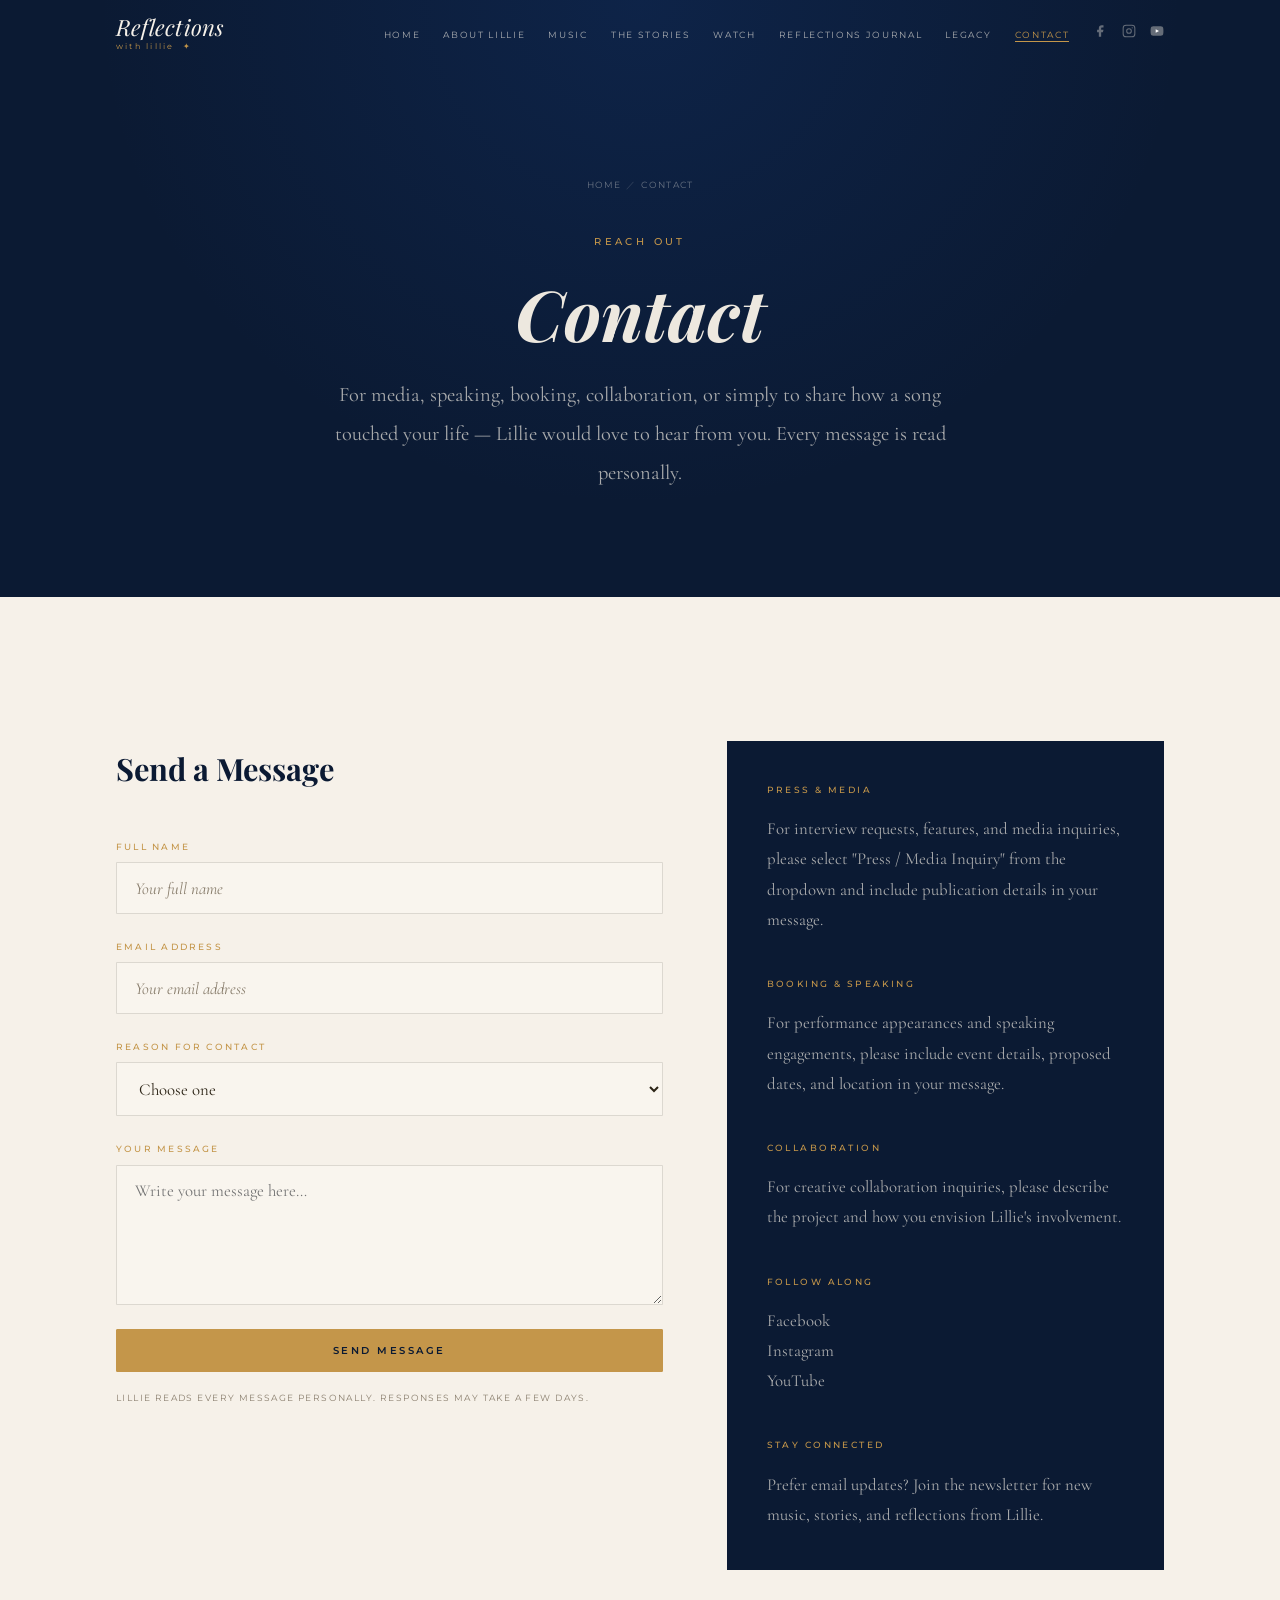
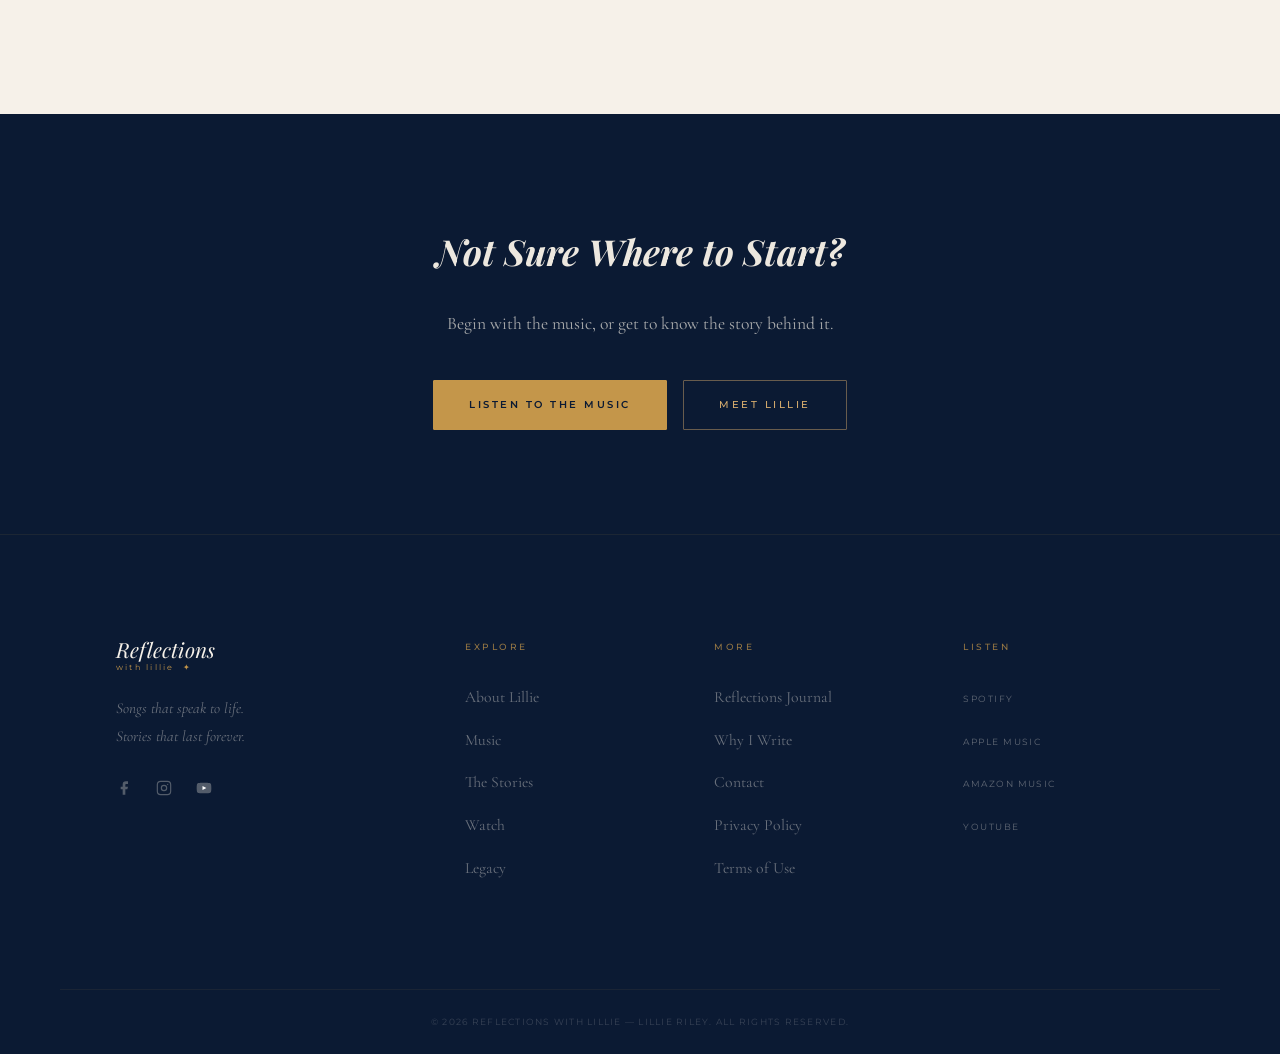
<file: contact.html>
<!DOCTYPE html>
<html lang="en">
<head>
  <meta charset="UTF-8" />
  <meta name="viewport" content="width=device-width, initial-scale=1.0" />
  <title>Contact — Reflections with Lillie</title>
  <meta name="description" content="Get in touch with Lillie Riley for press, booking, speaking, collaboration, or personal messages. Every message is read personally." />
  <link rel="canonical" href="https://reflectionswithlillie.com/contact.html" />

  <meta property="og:type" content="website" />
  <meta property="og:site_name" content="Reflections with Lillie" />
  <meta property="og:title" content="Contact — Reflections with Lillie" />
  <meta property="og:description" content="Get in touch with Lillie Riley for press, booking, collaboration, or personal messages." />
  <meta property="og:url" content="https://reflectionswithlillie.com/contact.html" />
  <meta property="og:image" content="https://reflectionswithlillie.com/images/og-cover.jpg" />

  <meta name="twitter:card" content="summary_large_image" />
  <meta name="twitter:title" content="Contact — Reflections with Lillie" />

  <link rel="preconnect" href="https://fonts.googleapis.com" />
  <link rel="preconnect" href="https://fonts.gstatic.com" crossorigin />
  <link href="https://fonts.googleapis.com/css2?family=Cormorant+Garamond:ital,wght@0,300;0,400;0,500;1,300;1,400;1,500&family=Playfair+Display:ital,wght@0,400;0,700;1,400;1,700&family=Montserrat:wght@300;400;500&display=swap" rel="stylesheet" />
  <link rel="stylesheet" href="styles.css" />
</head>
<body>

  <header class="site-header" id="site-header">
    <div class="header-inner">
      <a href="index.html" class="logo" aria-label="Reflections with Lillie — Home">
        <span class="logo-script">Reflections</span>
        <span class="logo-sub">with Lillie &nbsp;✦</span>
      </a>
      <button class="nav-toggle" id="nav-toggle" aria-label="Open menu" aria-expanded="false">
        <span></span><span></span><span></span>
      </button>
      <nav class="main-nav" id="main-nav" aria-label="Main navigation">
        <button class="nav-close" id="nav-close" aria-label="Close menu">✕</button>
        <ul>
          <li><a href="index.html">Home</a></li>
          <li><a href="about.html">About Lillie</a></li>
          <li><a href="music.html">Music</a></li>
          <li><a href="stories.html">The Stories</a></li>
          <li><a href="watch.html">Watch</a></li>
          <li><a href="journal.html">Reflections Journal</a></li>
          <li><a href="legacy.html">Legacy</a></li>
          <li><a href="contact.html" aria-current="page">Contact</a></li>
        </ul>
      </nav>
      <div class="header-social" aria-label="Follow Lillie">
        <!-- Official social links: see SOCIAL_LINKS in script.js -->
        <a href="https://www.facebook.com/lillierileymusic" target="_blank" rel="noopener noreferrer" aria-label="Follow on Facebook"><svg width="14" height="14" viewBox="0 0 24 24" fill="currentColor" aria-hidden="true"><path d="M18 2h-3a5 5 0 0 0-5 5v3H7v4h3v8h4v-8h3l1-4h-4V7a1 1 0 0 1 1-1h3z"/></svg></a>
        <a href="https://www.instagram.com/reflectionswithlillie/" target="_blank" rel="noopener noreferrer" aria-label="Follow on Instagram"><svg width="14" height="14" viewBox="0 0 24 24" fill="none" stroke="currentColor" stroke-width="1.75" aria-hidden="true"><rect x="2" y="2" width="20" height="20" rx="5"/><circle cx="12" cy="12" r="4"/><circle cx="17.5" cy="6.5" r="1" fill="currentColor" stroke="none"/></svg></a>
        <a href="https://www.youtube.com/@Reflectionswithlillie" target="_blank" rel="noopener noreferrer" aria-label="Watch on YouTube"><svg width="14" height="14" viewBox="0 0 24 24" fill="currentColor" aria-hidden="true"><path d="M22.54 6.42a2.78 2.78 0 0 0-1.95-1.96C18.88 4 12 4 12 4s-6.88 0-8.59.46a2.78 2.78 0 0 0-1.95 1.96A29 29 0 0 0 1 12a29 29 0 0 0 .46 5.58A2.78 2.78 0 0 0 3.41 19.6C5.12 20 12 20 12 20s6.88 0 8.59-.4a2.78 2.78 0 0 0 1.95-1.95A29 29 0 0 0 23 12a29 29 0 0 0-.46-5.58z"/><polygon points="9.75 15.02 15.5 12 9.75 8.98 9.75 15.02" fill="white"/></svg></a>
      </div>
    </div>
  </header>

  <main id="main-content">

    <section class="page-header">
      <div class="page-header-inner">
        <p class="breadcrumb"><a href="index.html">Home</a><span class="breadcrumb-sep">／</span>Contact</p>
        <p class="page-kicker reveal">Reach Out</p>
        <h1 class="page-title reveal">Contact</h1>
        <p class="page-intro reveal">
          For media, speaking, booking, collaboration, or simply to share
          how a song touched your life — Lillie would love to hear from you.
          Every message is read personally.
        </p>
      </div>
    </section>

    <!-- CONTACT FORM + INFO PANEL -->
    <section class="content-section alt">
      <div class="container contact-grid">

        <div class="contact-form-wrap reveal">
          <h2>Send a Message</h2>
          <!-- PLACEHOLDER: Connect to Formspree or another form backend -->
          <!-- Recommended: https://formspree.io (free tier, no backend needed) -->
          <!-- Update action="YOUR_FORMSPREE_ENDPOINT" when ready -->
          <form class="contact-form" id="contact-form" action="#" method="post" novalidate>

            <div class="field-wrap">
              <label for="c-name">Full Name</label>
              <input type="text" id="c-name" name="name" placeholder="Your full name" autocomplete="name" required />
            </div>

            <div class="field-wrap">
              <label for="c-email">Email Address</label>
              <input type="email" id="c-email" name="email" placeholder="Your email address" autocomplete="email" required />
            </div>

            <div class="field-wrap">
              <label for="c-reason">Reason for Contact</label>
              <select id="c-reason" name="reason" required>
                <option value="" disabled selected>Choose one</option>
                <option value="general">General Message</option>
                <option value="press">Press / Media Inquiry</option>
                <option value="booking">Booking Inquiry</option>
                <option value="speaking">Speaking Engagement</option>
                <option value="collaboration">Collaboration</option>
                <option value="testimony">Sharing How a Song Touched Me</option>
                <option value="other">Other</option>
              </select>
            </div>

            <div class="field-wrap">
              <label for="c-message">Your Message</label>
              <textarea id="c-message" name="message" placeholder="Write your message here…" required></textarea>
            </div>

            <button type="submit" class="btn btn-gold">Send Message</button>
            <p class="form-note">Lillie reads every message personally. Responses may take a few days.</p>
          </form>
        </div>

        <aside class="contact-info-panel reveal">
          <div class="contact-info-block">
            <h3>Press &amp; Media</h3>
            <p>For interview requests, features, and media inquiries, please select "Press / Media Inquiry" from the dropdown and include publication details in your message.</p>
          </div>
          <div class="contact-info-block">
            <h3>Booking &amp; Speaking</h3>
            <p>For performance appearances and speaking engagements, please include event details, proposed dates, and location in your message.</p>
          </div>
          <div class="contact-info-block">
            <h3>Collaboration</h3>
            <p>For creative collaboration inquiries, please describe the project and how you envision Lillie's involvement.</p>
          </div>
          <div class="contact-info-block">
            <h3>Follow Along</h3>
            <p>
              <a href="https://www.facebook.com/lillierileymusic" aria-label="Facebook" target="_blank" rel="noopener noreferrer">Facebook</a><br />
              <a href="https://www.instagram.com/reflectionswithlillie/" aria-label="Instagram" target="_blank" rel="noopener noreferrer">Instagram</a><br />
              <a href="https://www.youtube.com/@Reflectionswithlillie" aria-label="YouTube" target="_blank" rel="noopener noreferrer">YouTube</a>
            </p>
          </div>
          <div class="contact-info-block">
            <h3>Stay Connected</h3>
            <p>Prefer email updates? <a href="index.html#newsletter">Join the newsletter</a> for new music, stories, and reflections from Lillie.</p>
          </div>
        </aside>

      </div>
    </section>

    <!-- CTA -->
    <section class="cta-banner border-top" style="background: var(--navy);">
      <div class="cta-banner-inner">
        <h2 class="reveal">Not Sure Where to Start?</h2>
        <p class="reveal">Begin with the music, or get to know the story behind it.</p>
        <div class="cta-banner-actions reveal">
          <a href="music.html" class="btn btn-gold">Listen to the Music</a>
          <a href="about.html" class="btn btn-outline-light">Meet Lillie</a>
        </div>
      </div>
    </section>

  </main>

  <!-- FOOTER -->
  <footer class="site-footer" aria-label="Site footer">
    <div class="footer-inner container">
      <div class="footer-brand">
        <a href="index.html" class="footer-logo" aria-label="Reflections with Lillie — Home">
          <span class="logo-script">Reflections</span>
          <span class="logo-sub">with Lillie &nbsp;✦</span>
        </a>
        <p class="footer-tagline">Songs that speak to life.<br />Stories that last forever.</p>
        <div class="footer-social" aria-label="Follow Lillie on social media">
          <!-- Official social links: see SOCIAL_LINKS in script.js -->
          <a href="https://www.facebook.com/lillierileymusic" target="_blank" rel="noopener noreferrer" aria-label="Facebook"><svg width="16" height="16" viewBox="0 0 24 24" fill="currentColor" aria-hidden="true"><path d="M18 2h-3a5 5 0 0 0-5 5v3H7v4h3v8h4v-8h3l1-4h-4V7a1 1 0 0 1 1-1h3z"/></svg></a>
          <a href="https://www.instagram.com/reflectionswithlillie/" target="_blank" rel="noopener noreferrer" aria-label="Instagram"><svg width="16" height="16" viewBox="0 0 24 24" fill="none" stroke="currentColor" stroke-width="1.75" aria-hidden="true"><rect x="2" y="2" width="20" height="20" rx="5"/><circle cx="12" cy="12" r="4"/><circle cx="17.5" cy="6.5" r="1" fill="currentColor" stroke="none"/></svg></a>
          <a href="https://www.youtube.com/@Reflectionswithlillie" target="_blank" rel="noopener noreferrer" aria-label="YouTube"><svg width="16" height="16" viewBox="0 0 24 24" fill="currentColor" aria-hidden="true"><path d="M22.54 6.42a2.78 2.78 0 0 0-1.95-1.96C18.88 4 12 4 12 4s-6.88 0-8.59.46a2.78 2.78 0 0 0-1.95 1.96A29 29 0 0 0 1 12a29 29 0 0 0 .46 5.58A2.78 2.78 0 0 0 3.41 19.6C5.12 20 12 20 12 20s6.88 0 8.59-.4a2.78 2.78 0 0 0 1.95-1.95A29 29 0 0 0 23 12a29 29 0 0 0-.46-5.58z"/><polygon points="9.75 15.02 15.5 12 9.75 8.98 9.75 15.02" fill="white"/></svg></a>
        </div>
      </div>
      <nav class="footer-nav" aria-label="Explore the site">
        <h4>Explore</h4>
        <ul>
          <li><a href="about.html">About Lillie</a></li>
          <li><a href="music.html">Music</a></li>
          <li><a href="stories.html">The Stories</a></li>
          <li><a href="watch.html">Watch</a></li>
          <li><a href="legacy.html">Legacy</a></li>
        </ul>
      </nav>
      <nav class="footer-nav" aria-label="More pages">
        <h4>More</h4>
        <ul>
          <li><a href="journal.html">Reflections Journal</a></li>
          <li><a href="about.html#why-i-write">Why I Write</a></li>
          <li><a href="contact.html">Contact</a></li>
          <li><a href="privacy.html">Privacy Policy</a></li>
          <li><a href="terms.html">Terms of Use</a></li>
        </ul>
      </nav>
      <div class="footer-listen-wrap">
        <h4>Listen</h4>
        <ul class="footer-listen">
          <!-- PLACEHOLDER: Replace # with real streaming URLs when available -->
          <li><a href="https://open.spotify.com/artist/2LuKNsGdmMvZCMLNtctDl3" aria-label="Stream on Spotify" target="_blank" rel="noopener noreferrer">Spotify</a></li>
          <li><a href="https://music.apple.com/us/artist/lillie-riley/1885630300" aria-label="Stream on Apple Music" target="_blank" rel="noopener noreferrer">Apple Music</a></li>
          <li><a href="#" aria-label="Stream on Amazon Music" data-placeholder-link="true" title="Final Amazon Music link coming soon">Amazon Music</a></li>
          <li><a href="https://www.youtube.com/@Reflectionswithlillie" target="_blank" rel="noopener noreferrer" aria-label="Watch on YouTube">YouTube</a></li>
        </ul>
      </div>
    </div>
    <div class="footer-base">
      <p>&copy; <span id="copy-year"></span> Reflections with Lillie &mdash; Lillie Riley. All rights reserved.</p>
    </div>
  </footer>

  <script src="script.js"></script>
</body>
</html>
</file>
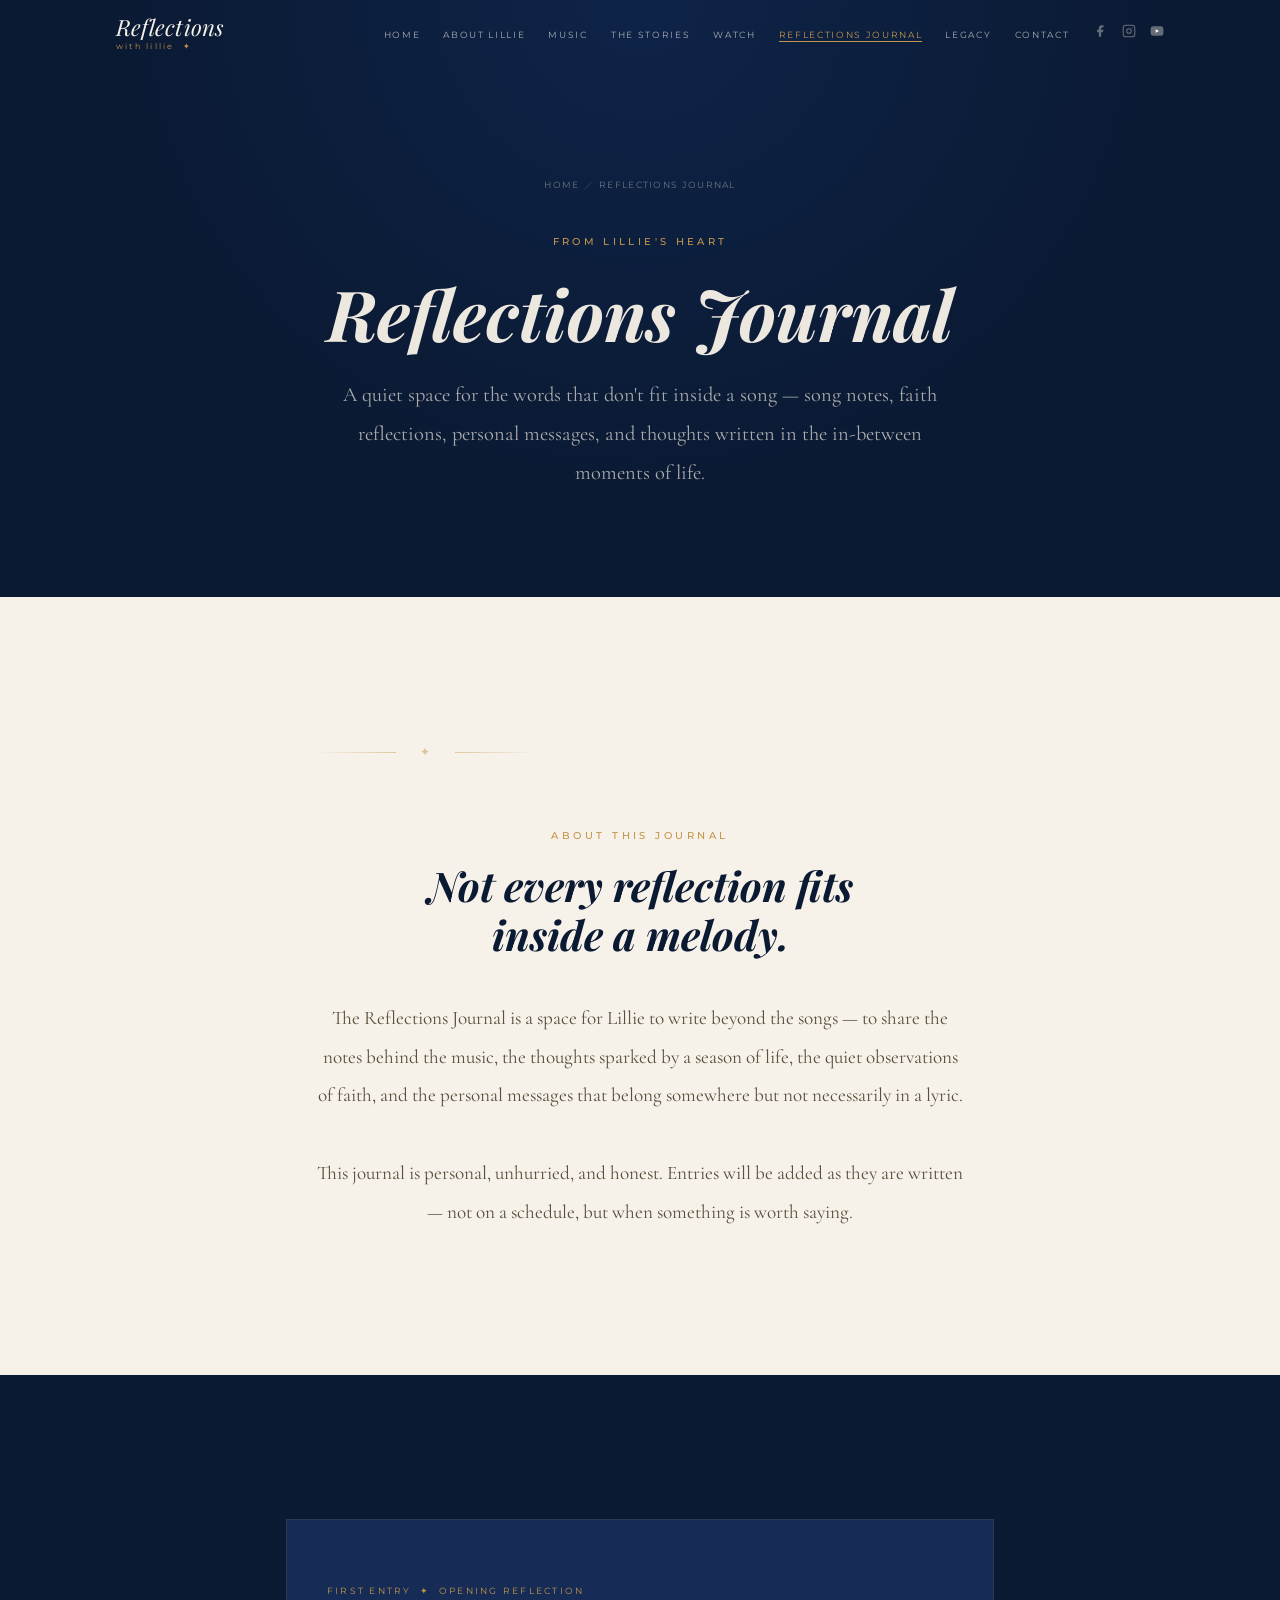
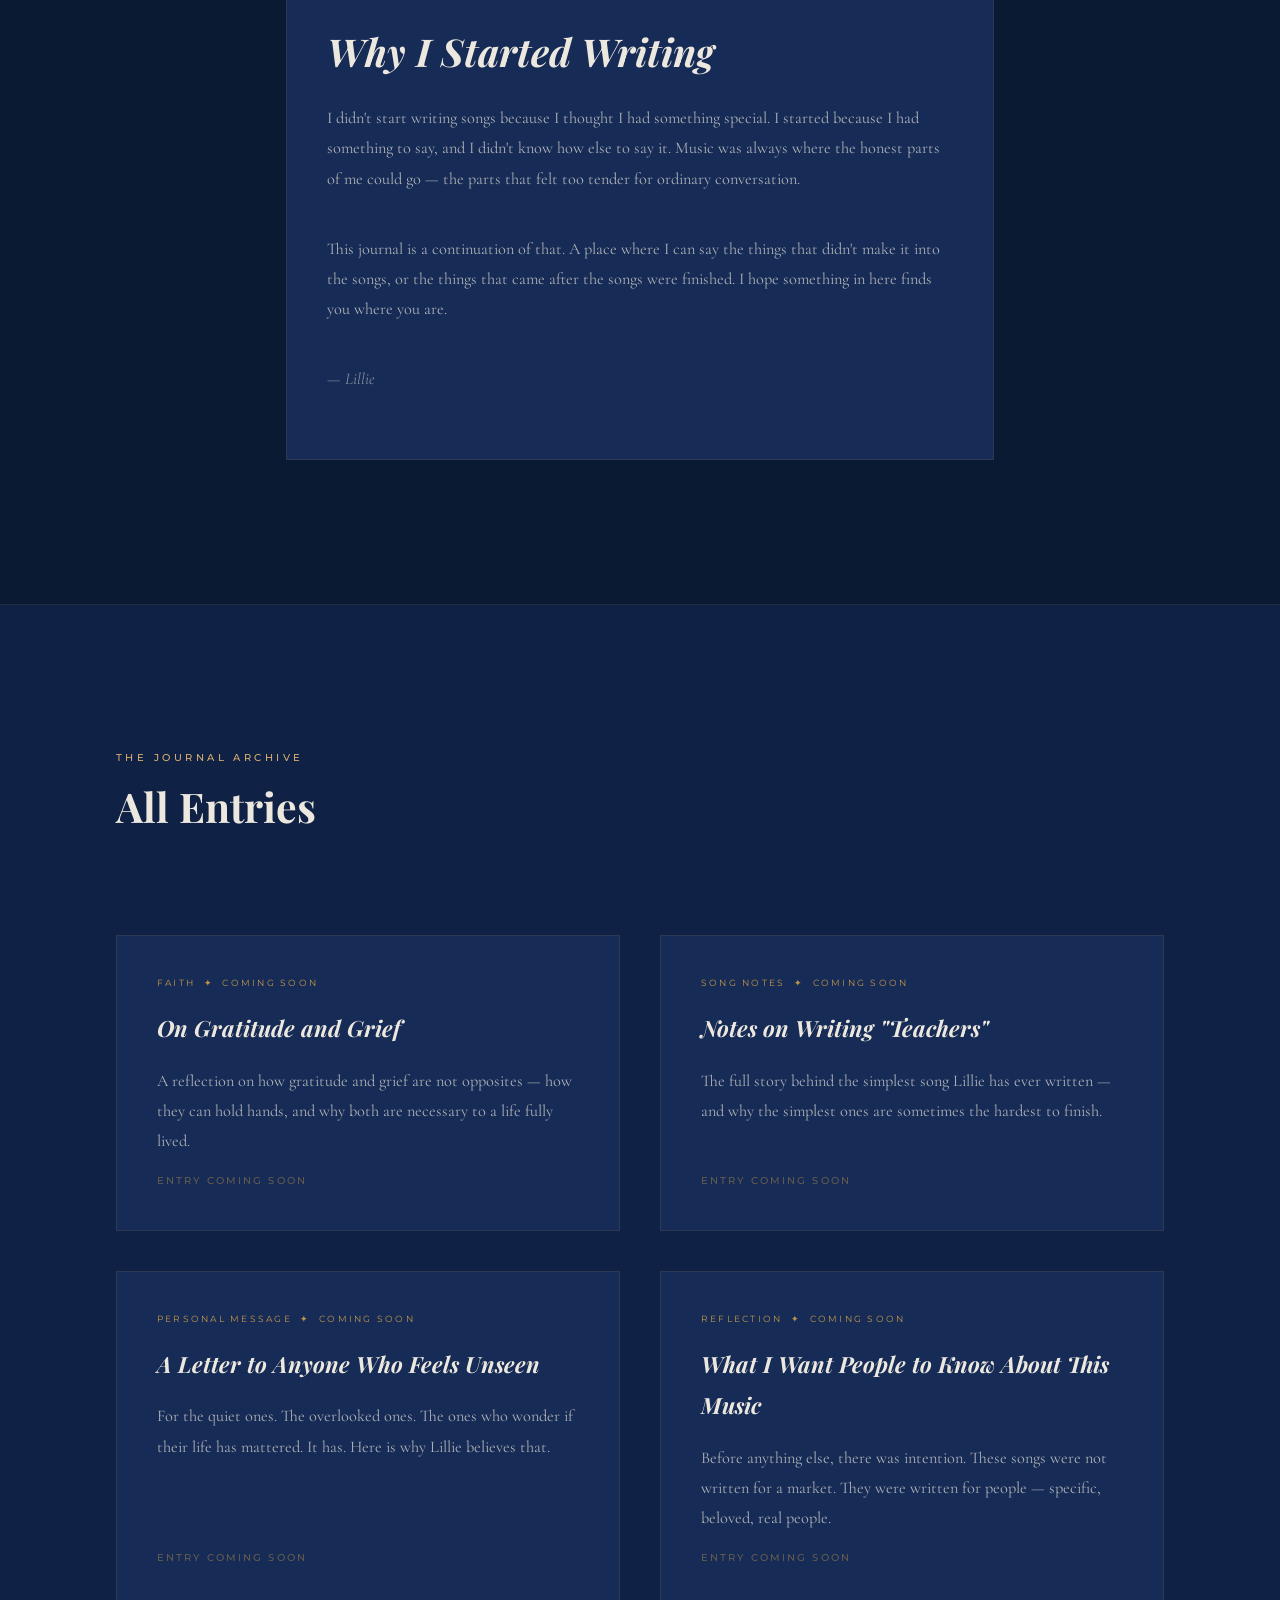
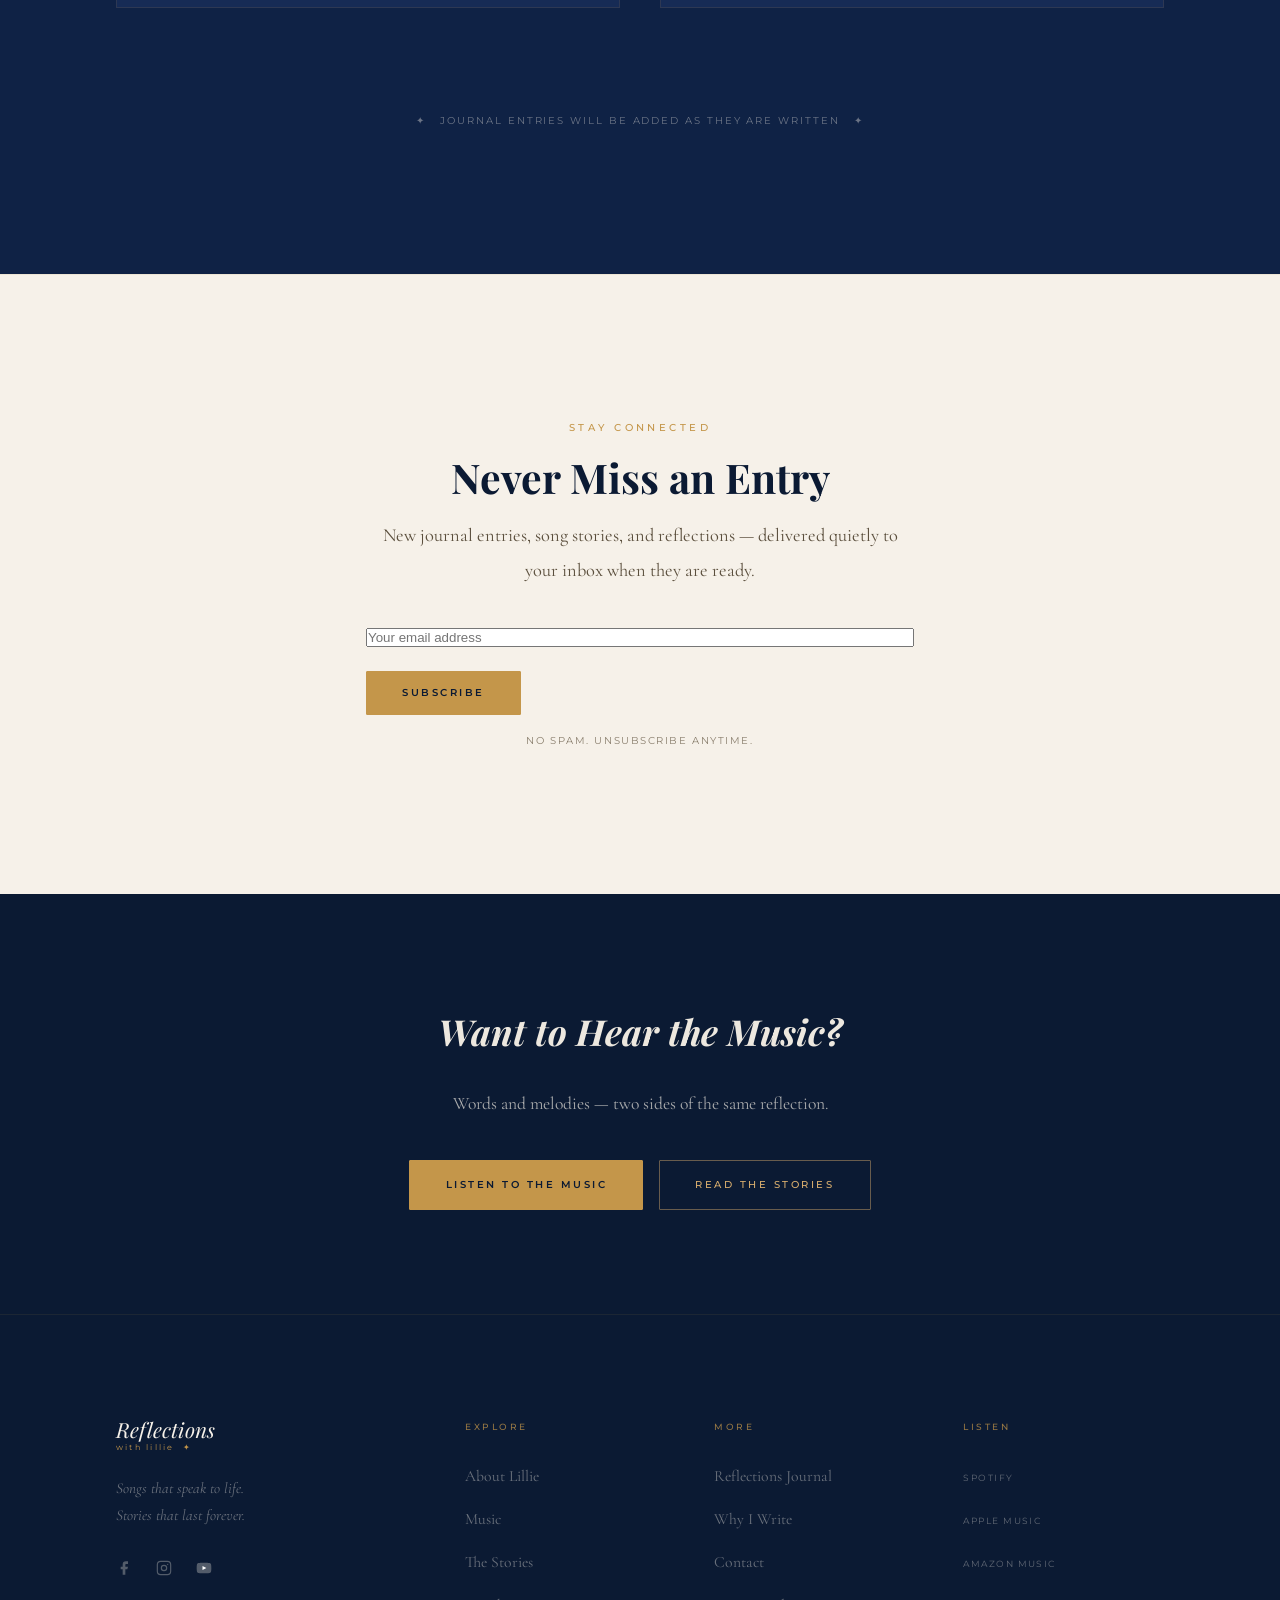
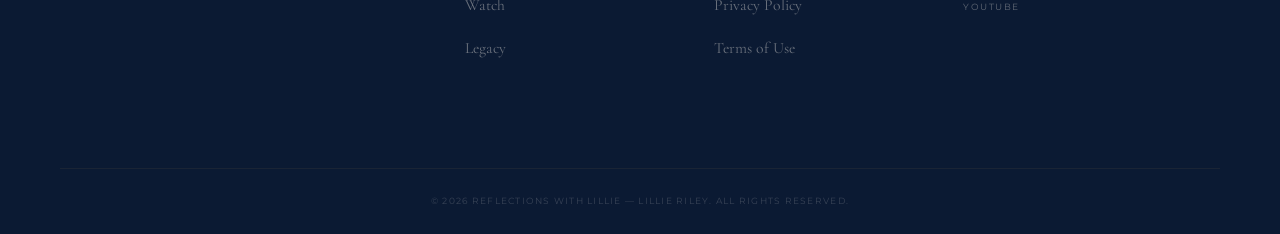
<file: journal.html>
<!DOCTYPE html>
<html lang="en">
<head>
  <meta charset="UTF-8" />
  <meta name="viewport" content="width=device-width, initial-scale=1.0" />
  <title>Reflections Journal — Reflections with Lillie</title>
  <meta name="description" content="Personal reflections from Lillie Riley — song notes, faith thoughts, and messages from the heart. A quiet space for words that don't fit in a song." />
  <link rel="canonical" href="https://reflectionswithlillie.com/journal.html" />

  <meta property="og:type" content="website" />
  <meta property="og:site_name" content="Reflections with Lillie" />
  <meta property="og:title" content="Reflections Journal — Reflections with Lillie" />
  <meta property="og:description" content="Personal reflections from Lillie Riley — song notes, faith thoughts, and messages from the heart." />
  <meta property="og:url" content="https://reflectionswithlillie.com/journal.html" />
  <meta property="og:image" content="https://reflectionswithlillie.com/images/og-cover.jpg" />

  <meta name="twitter:card" content="summary_large_image" />
  <meta name="twitter:title" content="Reflections Journal — Reflections with Lillie" />

  <link rel="preconnect" href="https://fonts.googleapis.com" />
  <link rel="preconnect" href="https://fonts.gstatic.com" crossorigin />
  <link href="https://fonts.googleapis.com/css2?family=Cormorant+Garamond:ital,wght@0,300;0,400;0,500;1,300;1,400;1,500&family=Playfair+Display:ital,wght@0,400;0,700;1,400;1,700&family=Montserrat:wght@300;400;500&display=swap" rel="stylesheet" />
  <link rel="stylesheet" href="styles.css" />
</head>
<body>

  <header class="site-header" id="site-header">
    <div class="header-inner">
      <a href="index.html" class="logo" aria-label="Reflections with Lillie — Home">
        <span class="logo-script">Reflections</span>
        <span class="logo-sub">with Lillie &nbsp;✦</span>
      </a>
      <button class="nav-toggle" id="nav-toggle" aria-label="Open menu" aria-expanded="false">
        <span></span><span></span><span></span>
      </button>
      <nav class="main-nav" id="main-nav" aria-label="Main navigation">
        <button class="nav-close" id="nav-close" aria-label="Close menu">✕</button>
        <ul>
          <li><a href="index.html">Home</a></li>
          <li><a href="about.html">About Lillie</a></li>
          <li><a href="music.html">Music</a></li>
          <li><a href="stories.html">The Stories</a></li>
          <li><a href="watch.html">Watch</a></li>
          <li><a href="journal.html" aria-current="page">Reflections Journal</a></li>
          <li><a href="legacy.html">Legacy</a></li>
          <li><a href="contact.html">Contact</a></li>
        </ul>
      </nav>
      <div class="header-social" aria-label="Follow Lillie">
        <!-- Official social links: see SOCIAL_LINKS in script.js -->
        <a href="https://www.facebook.com/lillierileymusic" target="_blank" rel="noopener noreferrer" aria-label="Follow on Facebook"><svg width="14" height="14" viewBox="0 0 24 24" fill="currentColor" aria-hidden="true"><path d="M18 2h-3a5 5 0 0 0-5 5v3H7v4h3v8h4v-8h3l1-4h-4V7a1 1 0 0 1 1-1h3z"/></svg></a>
        <a href="https://www.instagram.com/reflectionswithlillie/" target="_blank" rel="noopener noreferrer" aria-label="Follow on Instagram"><svg width="14" height="14" viewBox="0 0 24 24" fill="none" stroke="currentColor" stroke-width="1.75" aria-hidden="true"><rect x="2" y="2" width="20" height="20" rx="5"/><circle cx="12" cy="12" r="4"/><circle cx="17.5" cy="6.5" r="1" fill="currentColor" stroke="none"/></svg></a>
        <a href="https://www.youtube.com/@Reflectionswithlillie" target="_blank" rel="noopener noreferrer" aria-label="Watch on YouTube"><svg width="14" height="14" viewBox="0 0 24 24" fill="currentColor" aria-hidden="true"><path d="M22.54 6.42a2.78 2.78 0 0 0-1.95-1.96C18.88 4 12 4 12 4s-6.88 0-8.59.46a2.78 2.78 0 0 0-1.95 1.96A29 29 0 0 0 1 12a29 29 0 0 0 .46 5.58A2.78 2.78 0 0 0 3.41 19.6C5.12 20 12 20 12 20s6.88 0 8.59-.4a2.78 2.78 0 0 0 1.95-1.95A29 29 0 0 0 23 12a29 29 0 0 0-.46-5.58z"/><polygon points="9.75 15.02 15.5 12 9.75 8.98 9.75 15.02" fill="white"/></svg></a>
      </div>
    </div>
  </header>

  <main id="main-content">

    <section class="page-header">
      <div class="page-header-inner">
        <p class="breadcrumb"><a href="index.html">Home</a><span class="breadcrumb-sep">／</span>Reflections Journal</p>
        <p class="page-kicker reveal">From Lillie's Heart</p>
        <h1 class="page-title reveal">Reflections Journal</h1>
        <p class="page-intro reveal">
          A quiet space for the words that don't fit inside a song —
          song notes, faith reflections, personal messages, and thoughts
          written in the in-between moments of life.
        </p>
      </div>
    </section>

    <!-- WHAT THIS JOURNAL IS -->
    <section class="content-section alt">
      <div class="container" style="max-width: 760px; text-align: center;">
        <div class="ornament-line reveal" aria-hidden="true">
          <span class="ornament-rule"></span>
          <span class="ornament-star">✦</span>
          <span class="ornament-rule"></span>
        </div>
        <p class="section-label reveal">About This Journal</p>
        <h2 class="section-title reveal" style="color: var(--navy); margin-bottom: var(--sp-l); font-style: italic;">
          Not every reflection fits<br />inside a melody.
        </h2>
        <p class="reveal" style="font-family: var(--ff-body); font-size: clamp(1.05rem, 1.6vw, 1.2rem); color: var(--ink-mid); line-height: 2; margin-bottom: var(--sp-l);">
          The Reflections Journal is a space for Lillie to write beyond the songs —
          to share the notes behind the music, the thoughts sparked by a season
          of life, the quiet observations of faith, and the personal messages that
          belong somewhere but not necessarily in a lyric.
        </p>
        <p class="reveal" style="font-family: var(--ff-body); font-size: clamp(1.05rem, 1.6vw, 1.2rem); color: var(--ink-mid); line-height: 2;">
          This journal is personal, unhurried, and honest. Entries will be added
          as they are written — not on a schedule, but when something is
          worth saying.
        </p>
      </div>
    </section>

    <!-- FEATURED ENTRY -->
    <section class="content-section dark" id="first-entry">
      <div class="container" style="max-width: 820px;">
        <article class="story-archive-card reveal" style="padding: var(--sp-xl) var(--sp-l);">
          <span class="story-archive-label">First Entry &nbsp;✦&nbsp; Opening Reflection</span>
          <h2 class="story-archive-title" style="font-size: clamp(1.8rem, 3vw, 2.6rem);">Why I Started Writing</h2>
          <p class="story-archive-excerpt">
            I didn't start writing songs because I thought I had something
            special. I started because I had something to say, and I didn't
            know how else to say it. Music was always where the honest parts
            of me could go — the parts that felt too tender for ordinary
            conversation.
          </p>
          <p class="story-archive-excerpt" style="margin-top: var(--sp-m);">
            This journal is a continuation of that. A place where I can say
            the things that didn't make it into the songs, or the things that
            came after the songs were finished. I hope something in here
            finds you where you are.
          </p>
          <p class="story-archive-excerpt" style="margin-top: var(--sp-m); font-style: italic; opacity: .75;">
            — Lillie
          </p>
        </article>
      </div>
    </section>

    <!-- JOURNAL ENTRIES ARCHIVE -->
    <section class="content-section dark-mid border-top">
      <div class="container">
        <div class="section-header reveal">
          <div>
            <p class="section-label light">The Journal Archive</p>
            <h2 class="section-title light">All Entries</h2>
          </div>
        </div>

        <div class="stories-grid">

          <!-- PLACEHOLDER: Replace these cards with real journal entries as they are written -->
          <!-- Each entry card follows the same structure. Add a link when the entry has its own page. -->

          <article class="story-archive-card reveal" data-stagger="0">
            <span class="story-archive-label">Faith &nbsp;✦&nbsp; Coming Soon</span>
            <h3 class="story-archive-title">On Gratitude and Grief</h3>
            <p class="story-archive-excerpt">
              A reflection on how gratitude and grief are not opposites —
              how they can hold hands, and why both are necessary to a
              life fully lived.
            </p>
            <span class="door-link" style="opacity:.45; cursor: default;" aria-hidden="true">Entry Coming Soon</span>
          </article>

          <article class="story-archive-card reveal" data-stagger="1">
            <span class="story-archive-label">Song Notes &nbsp;✦&nbsp; Coming Soon</span>
            <h3 class="story-archive-title">Notes on Writing "Teachers"</h3>
            <p class="story-archive-excerpt">
              The full story behind the simplest song Lillie has ever written —
              and why the simplest ones are sometimes the hardest to finish.
            </p>
            <span class="door-link" style="opacity:.45; cursor: default;" aria-hidden="true">Entry Coming Soon</span>
          </article>

          <article class="story-archive-card reveal" data-stagger="2">
            <span class="story-archive-label">Personal Message &nbsp;✦&nbsp; Coming Soon</span>
            <h3 class="story-archive-title">A Letter to Anyone Who Feels Unseen</h3>
            <p class="story-archive-excerpt">
              For the quiet ones. The overlooked ones. The ones who wonder
              if their life has mattered. It has. Here is why Lillie believes that.
            </p>
            <span class="door-link" style="opacity:.45; cursor: default;" aria-hidden="true">Entry Coming Soon</span>
          </article>

          <article class="story-archive-card reveal" data-stagger="3">
            <span class="story-archive-label">Reflection &nbsp;✦&nbsp; Coming Soon</span>
            <h3 class="story-archive-title">What I Want People to Know About This Music</h3>
            <p class="story-archive-excerpt">
              Before anything else, there was intention. These songs were not
              written for a market. They were written for people — specific,
              beloved, real people.
            </p>
            <span class="door-link" style="opacity:.45; cursor: default;" aria-hidden="true">Entry Coming Soon</span>
          </article>

        </div>

        <p class="reveal" style="font-family: var(--ff-ui); font-size: .6rem; letter-spacing: .2em; text-transform: uppercase; color: var(--mist-soft); text-align: center; margin-top: var(--sp-2xl);">
          ✦ &nbsp; Journal entries will be added as they are written &nbsp; ✦
        </p>

      </div>
    </section>

    <!-- NEWSLETTER SIGNUP -->
    <section class="content-section alt border-top">
      <div class="container" style="max-width: 660px; text-align: center;">
        <p class="section-label reveal">Stay Connected</p>
        <h2 class="section-title reveal" style="color: var(--navy); margin-bottom: var(--sp-s);">
          Never Miss an Entry
        </h2>
        <p class="reveal" style="font-family: var(--ff-body); font-size: clamp(1.05rem, 1.5vw, 1.15rem); color: var(--ink-mid); line-height: 1.9; margin-bottom: var(--sp-l);">
          New journal entries, song stories, and reflections — delivered
          quietly to your inbox when they are ready.
        </p>
        <form class="newsletter-form reveal" id="newsletter-form" action="#" method="post" novalidate>
          <!-- PLACEHOLDER: Connect to your email provider (Mailchimp, ConvertKit, etc.) -->
          <!-- Update action="" with your newsletter signup endpoint when ready -->
          <input type="email" name="email" placeholder="Your email address" autocomplete="email" required aria-label="Email address for newsletter" />
          <button type="submit" class="btn btn-gold">Subscribe</button>
        </form>
        <p class="reveal" style="font-family: var(--ff-ui); font-size: .65rem; letter-spacing: .15em; text-transform: uppercase; color: var(--ink-soft); margin-top: var(--sp-s);">No spam. Unsubscribe anytime.</p>
      </div>
    </section>

    <!-- CTA -->
    <section class="cta-banner border-top" style="background: var(--navy);">
      <div class="cta-banner-inner">
        <h2 class="reveal">Want to Hear the Music?</h2>
        <p class="reveal">Words and melodies — two sides of the same reflection.</p>
        <div class="cta-banner-actions reveal">
          <a href="music.html" class="btn btn-gold">Listen to the Music</a>
          <a href="stories.html" class="btn btn-outline-light">Read the Stories</a>
        </div>
      </div>
    </section>

  </main>

  <!-- FOOTER -->
  <footer class="site-footer" aria-label="Site footer">
    <div class="footer-inner container">
      <div class="footer-brand">
        <a href="index.html" class="footer-logo" aria-label="Reflections with Lillie — Home">
          <span class="logo-script">Reflections</span>
          <span class="logo-sub">with Lillie &nbsp;✦</span>
        </a>
        <p class="footer-tagline">Songs that speak to life.<br />Stories that last forever.</p>
        <div class="footer-social" aria-label="Follow Lillie on social media">
          <!-- Official social links: see SOCIAL_LINKS in script.js -->
          <a href="https://www.facebook.com/lillierileymusic" target="_blank" rel="noopener noreferrer" aria-label="Facebook"><svg width="16" height="16" viewBox="0 0 24 24" fill="currentColor" aria-hidden="true"><path d="M18 2h-3a5 5 0 0 0-5 5v3H7v4h3v8h4v-8h3l1-4h-4V7a1 1 0 0 1 1-1h3z"/></svg></a>
          <a href="https://www.instagram.com/reflectionswithlillie/" target="_blank" rel="noopener noreferrer" aria-label="Instagram"><svg width="16" height="16" viewBox="0 0 24 24" fill="none" stroke="currentColor" stroke-width="1.75" aria-hidden="true"><rect x="2" y="2" width="20" height="20" rx="5"/><circle cx="12" cy="12" r="4"/><circle cx="17.5" cy="6.5" r="1" fill="currentColor" stroke="none"/></svg></a>
          <a href="https://www.youtube.com/@Reflectionswithlillie" target="_blank" rel="noopener noreferrer" aria-label="YouTube"><svg width="16" height="16" viewBox="0 0 24 24" fill="currentColor" aria-hidden="true"><path d="M22.54 6.42a2.78 2.78 0 0 0-1.95-1.96C18.88 4 12 4 12 4s-6.88 0-8.59.46a2.78 2.78 0 0 0-1.95 1.96A29 29 0 0 0 1 12a29 29 0 0 0 .46 5.58A2.78 2.78 0 0 0 3.41 19.6C5.12 20 12 20 12 20s6.88 0 8.59-.4a2.78 2.78 0 0 0 1.95-1.95A29 29 0 0 0 23 12a29 29 0 0 0-.46-5.58z"/><polygon points="9.75 15.02 15.5 12 9.75 8.98 9.75 15.02" fill="white"/></svg></a>
        </div>
      </div>
      <nav class="footer-nav" aria-label="Explore the site">
        <h4>Explore</h4>
        <ul>
          <li><a href="about.html">About Lillie</a></li>
          <li><a href="music.html">Music</a></li>
          <li><a href="stories.html">The Stories</a></li>
          <li><a href="watch.html">Watch</a></li>
          <li><a href="legacy.html">Legacy</a></li>
        </ul>
      </nav>
      <nav class="footer-nav" aria-label="More pages">
        <h4>More</h4>
        <ul>
          <li><a href="journal.html">Reflections Journal</a></li>
          <li><a href="about.html#why-i-write">Why I Write</a></li>
          <li><a href="contact.html">Contact</a></li>
          <li><a href="privacy.html">Privacy Policy</a></li>
          <li><a href="terms.html">Terms of Use</a></li>
        </ul>
      </nav>
      <div class="footer-listen-wrap">
        <h4>Listen</h4>
        <ul class="footer-listen">
          <!-- PLACEHOLDER: Replace # with real streaming URLs when available -->
          <li><a href="https://open.spotify.com/artist/2LuKNsGdmMvZCMLNtctDl3" aria-label="Stream on Spotify" target="_blank" rel="noopener noreferrer">Spotify</a></li>
          <li><a href="https://music.apple.com/us/artist/lillie-riley/1885630300" aria-label="Stream on Apple Music" target="_blank" rel="noopener noreferrer">Apple Music</a></li>
          <li><a href="#" aria-label="Stream on Amazon Music" data-placeholder-link="true" title="Final Amazon Music link coming soon">Amazon Music</a></li>
          <li><a href="https://www.youtube.com/@Reflectionswithlillie" target="_blank" rel="noopener noreferrer" aria-label="Watch on YouTube">YouTube</a></li>
        </ul>
      </div>
    </div>
    <div class="footer-base">
      <p>&copy; <span id="copy-year"></span> Reflections with Lillie &mdash; Lillie Riley. All rights reserved.</p>
    </div>
  </footer>

  <script src="script.js"></script>
</body>
</html>
</file>
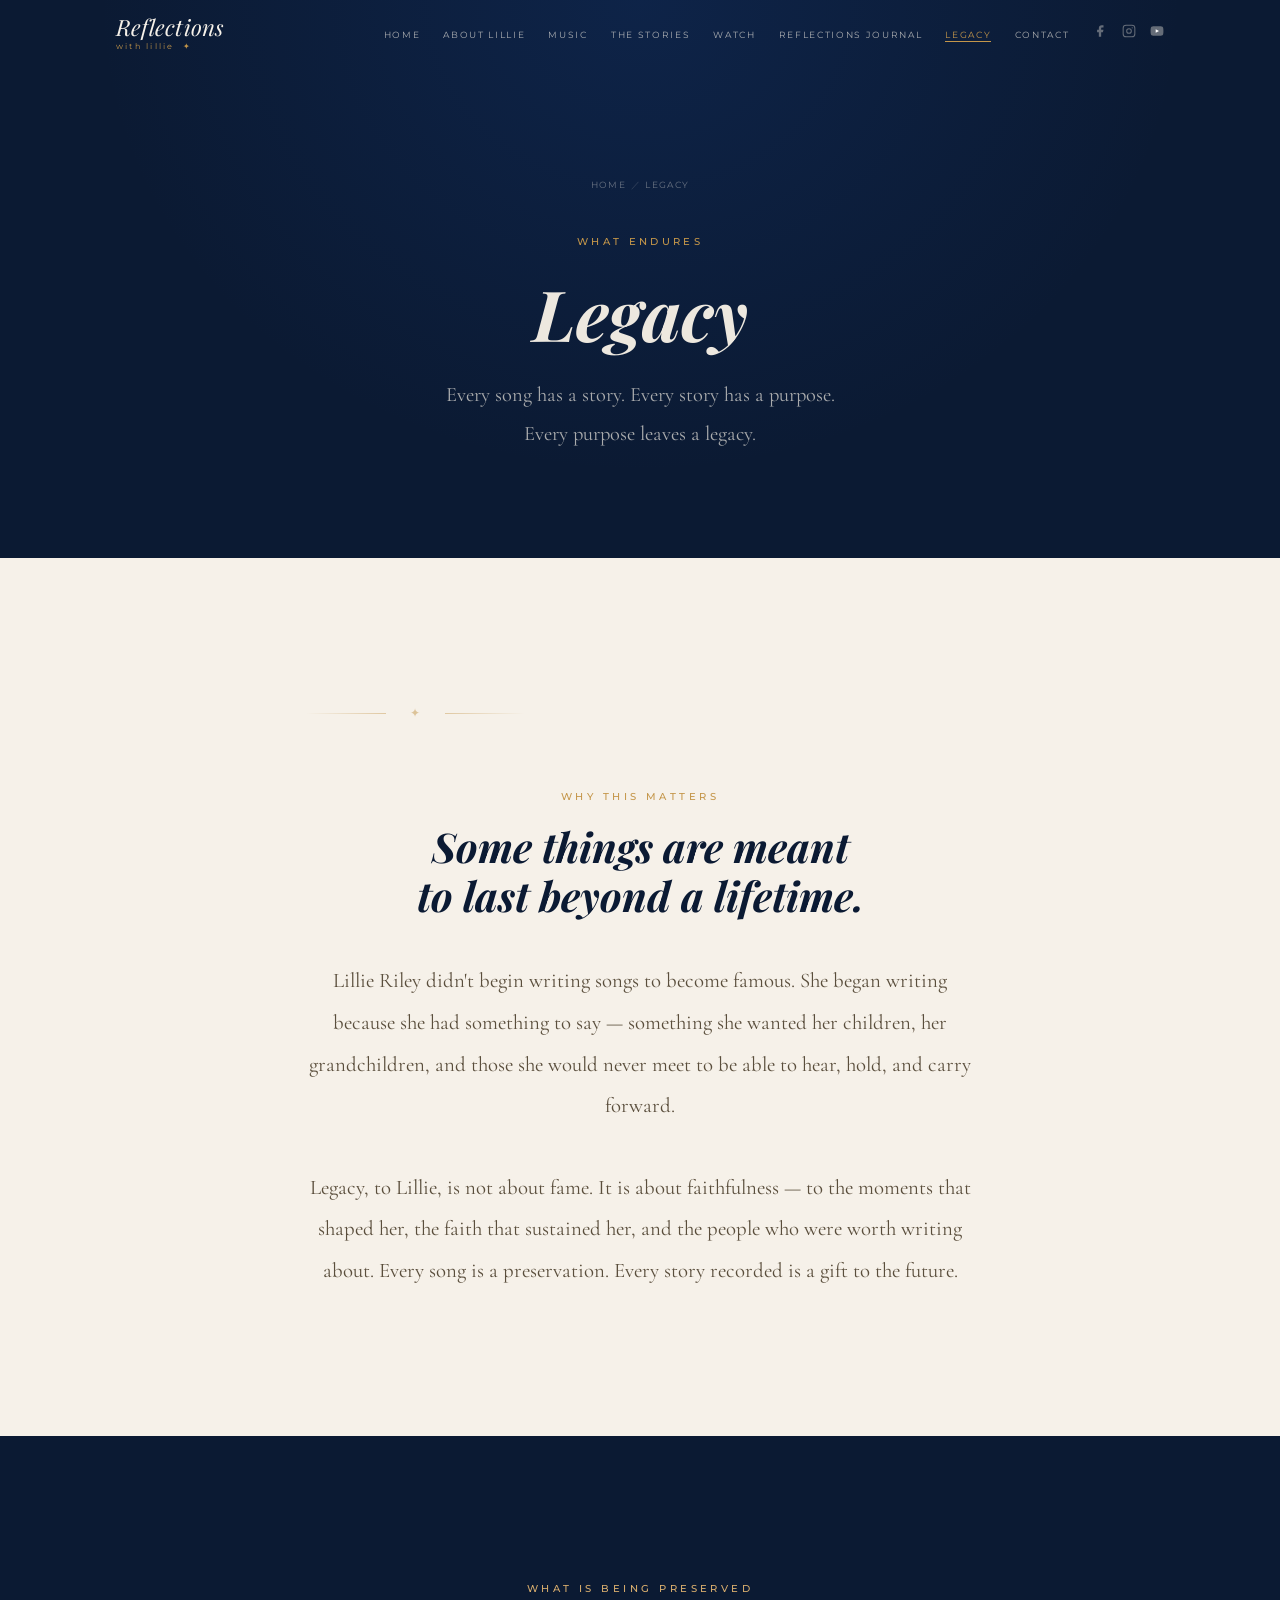
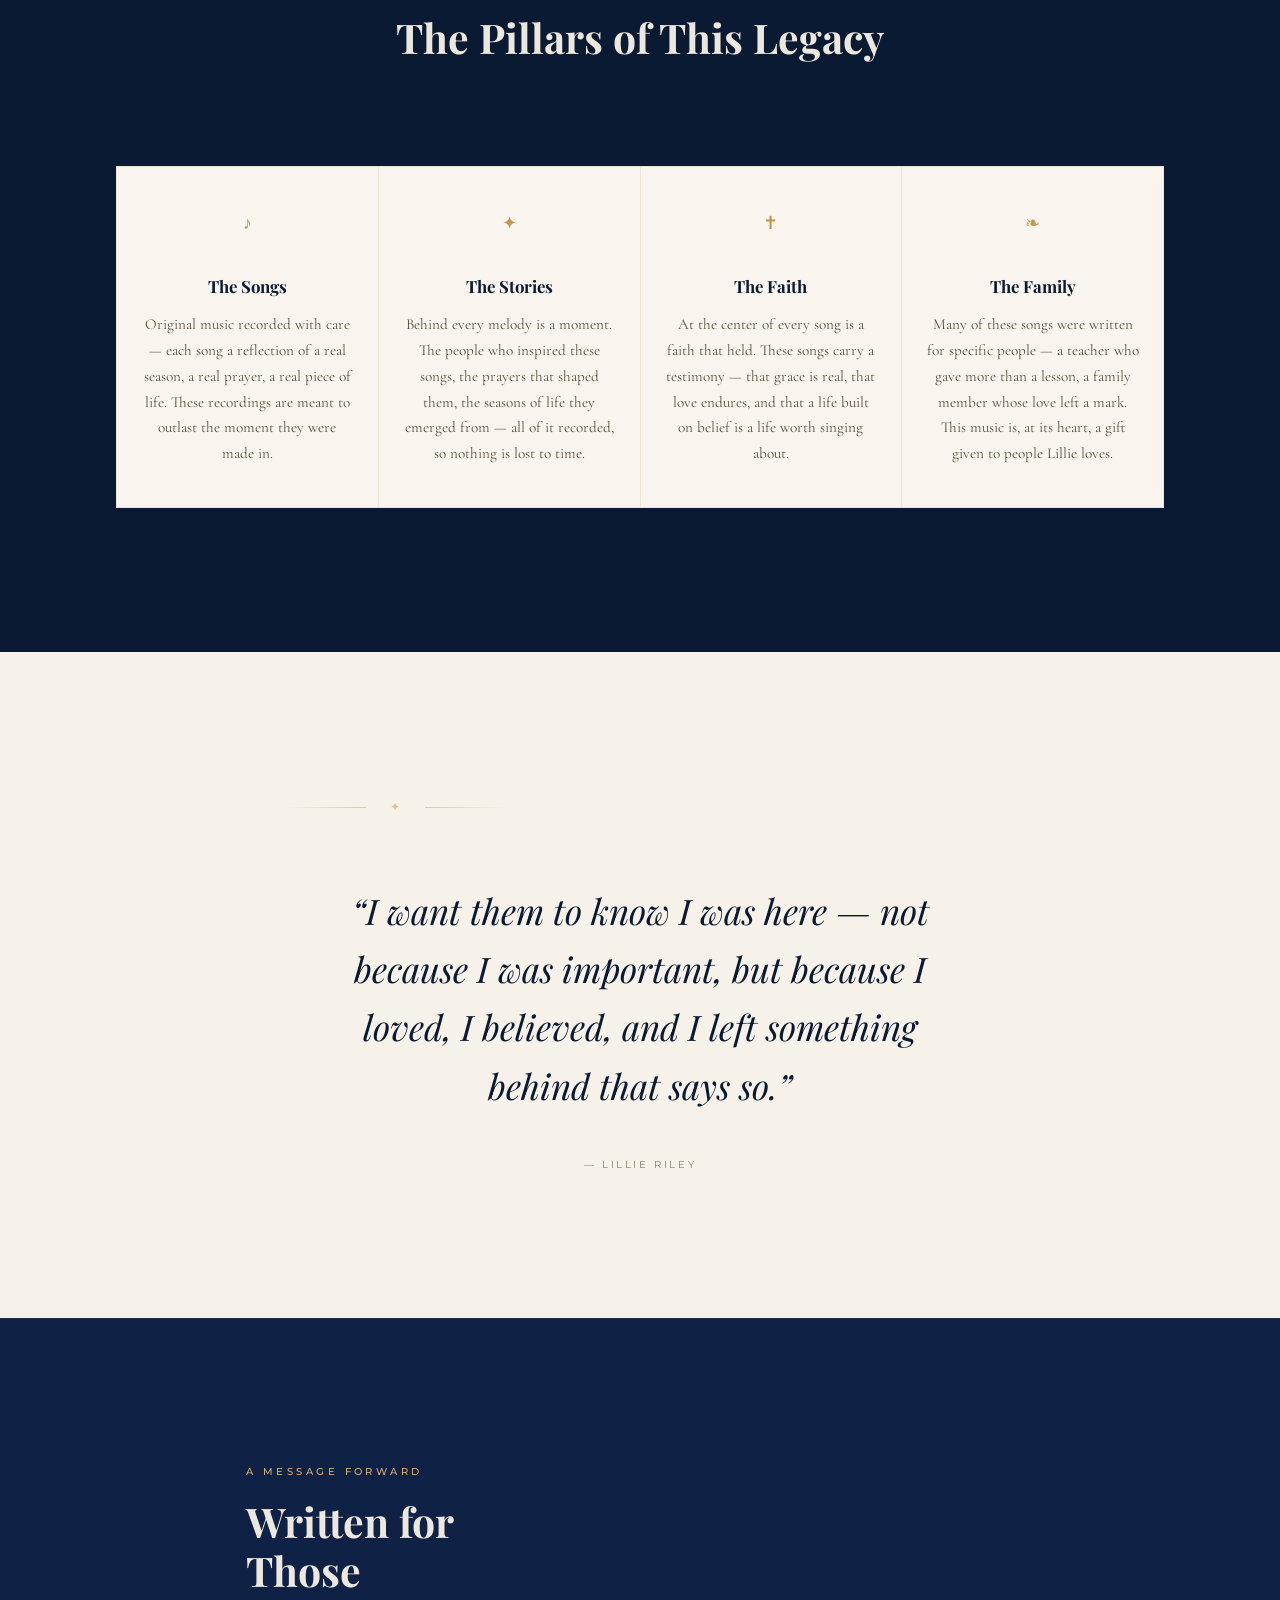
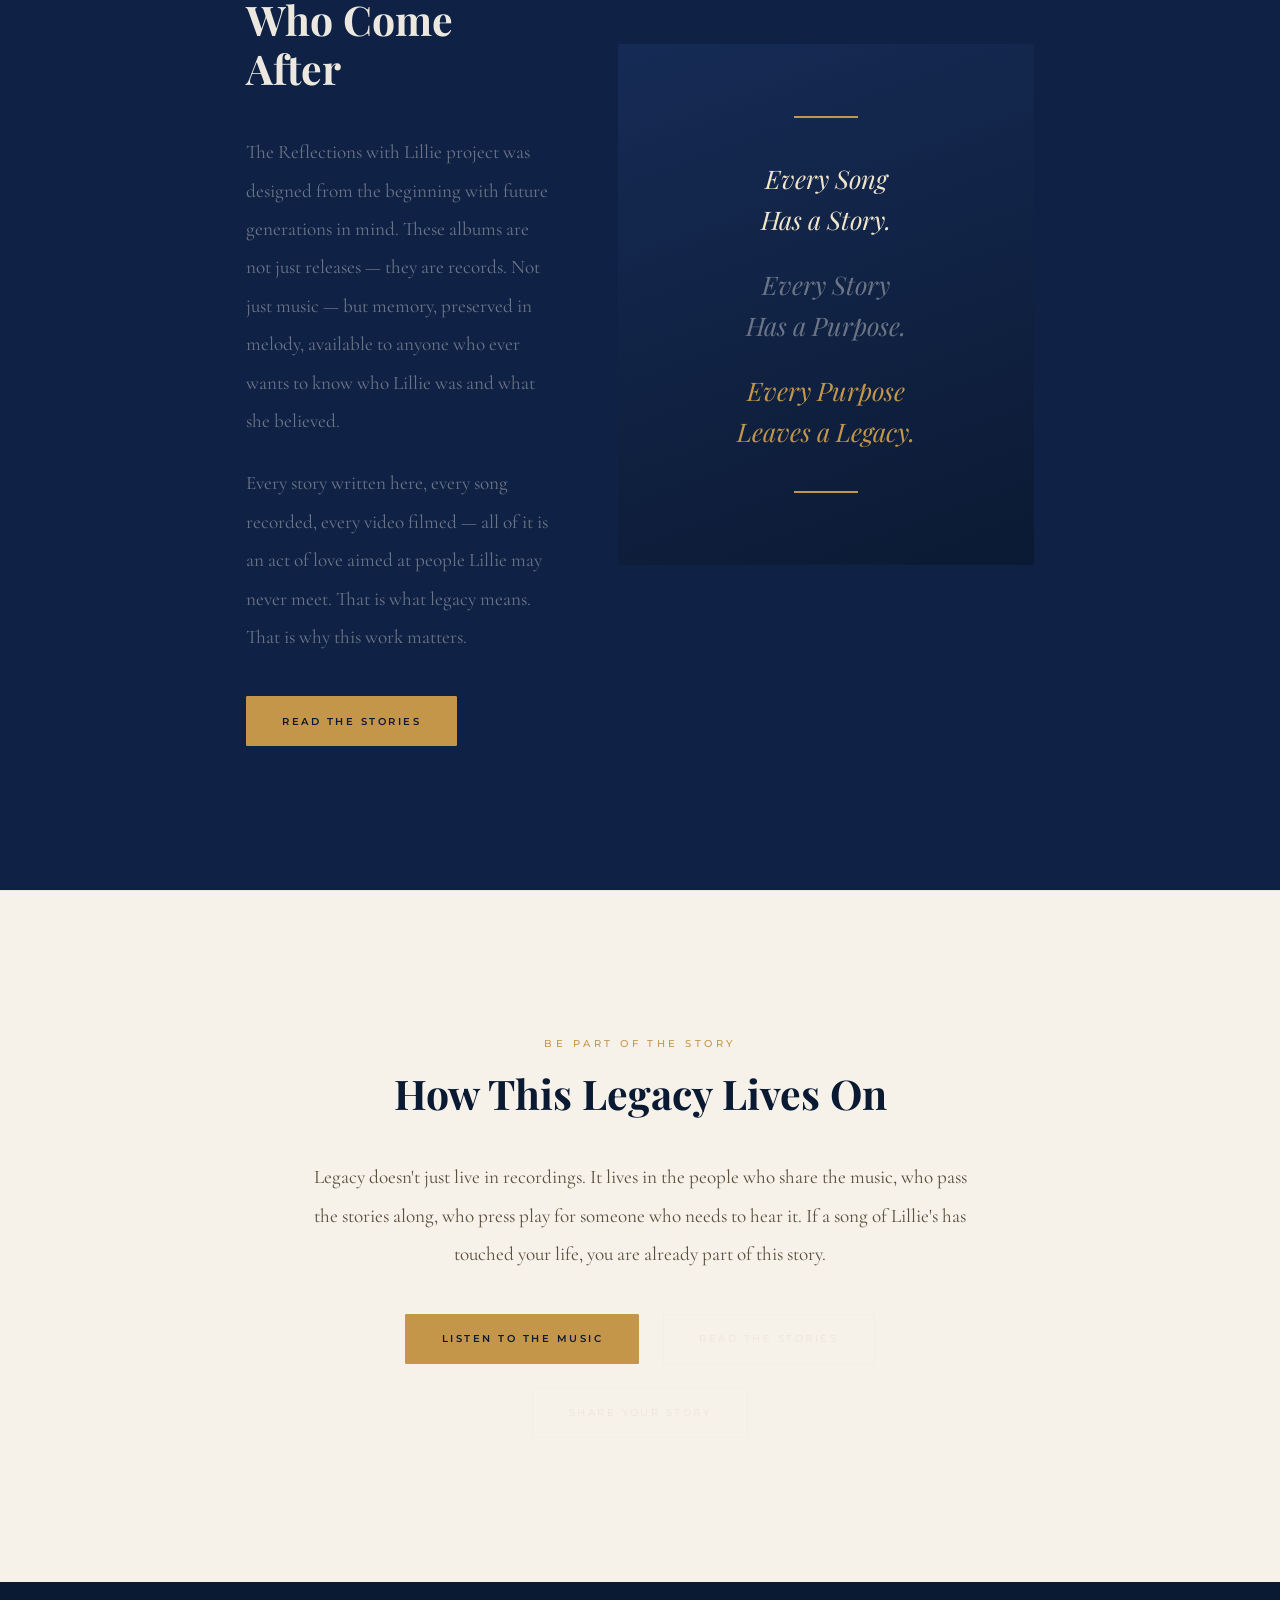
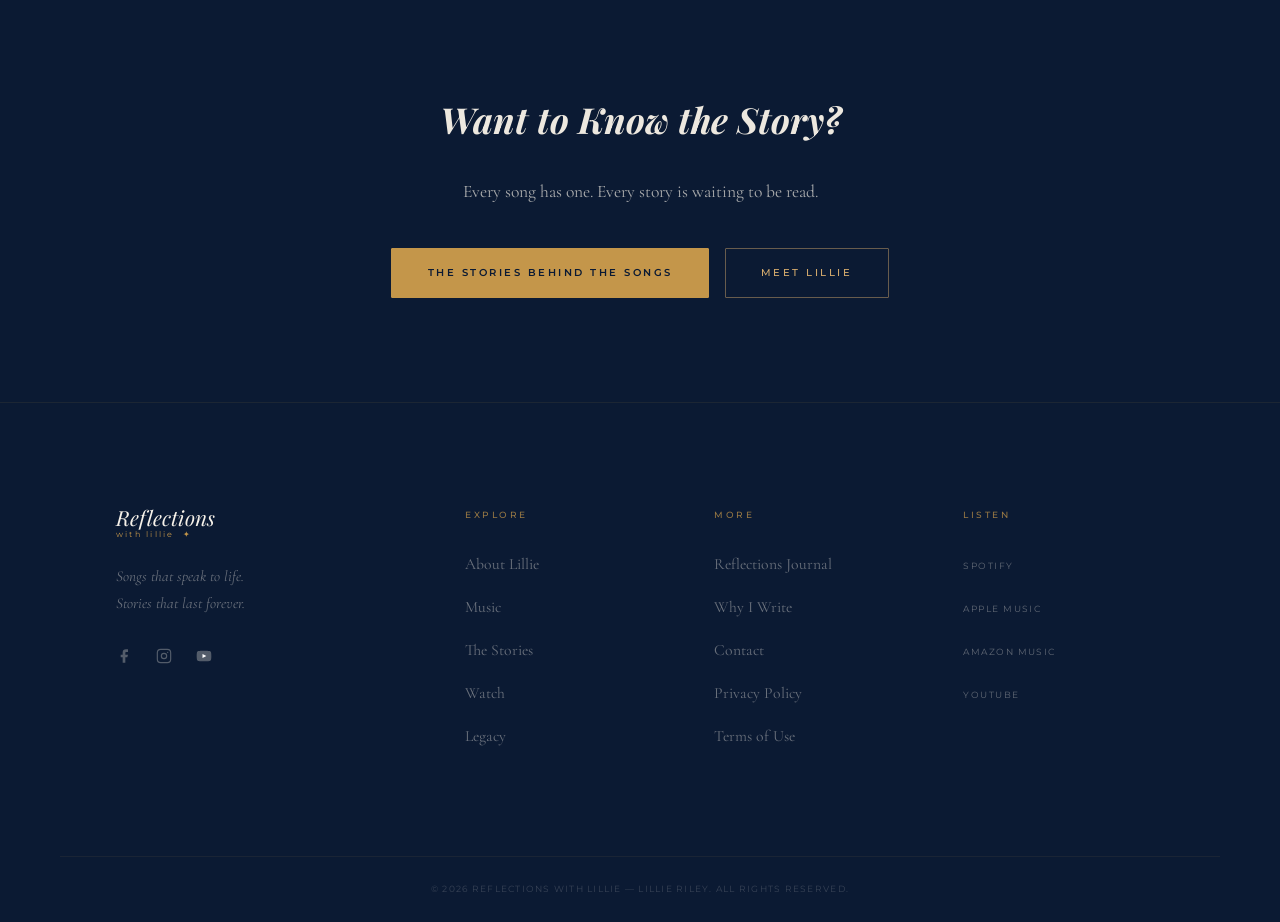
<file: legacy.html>
<!DOCTYPE html>
<html lang="en">
<head>
  <meta charset="UTF-8" />
  <meta name="viewport" content="width=device-width, initial-scale=1.0" />
  <title>Legacy — Reflections with Lillie</title>
  <meta name="description" content="Every song has a story. Every story has a purpose. Every purpose leaves a legacy. Discover the lasting mission behind Reflections with Lillie." />
  <link rel="canonical" href="https://reflectionswithlillie.com/legacy.html" />

  <meta property="og:type" content="website" />
  <meta property="og:site_name" content="Reflections with Lillie" />
  <meta property="og:title" content="Legacy — Reflections with Lillie" />
  <meta property="og:description" content="Every song has a story. Every story has a purpose. Every purpose leaves a legacy." />
  <meta property="og:url" content="https://reflectionswithlillie.com/legacy.html" />
  <meta property="og:image" content="https://reflectionswithlillie.com/images/og-cover.jpg" />

  <meta name="twitter:card" content="summary_large_image" />
  <meta name="twitter:title" content="Legacy — Reflections with Lillie" />

  <link rel="preconnect" href="https://fonts.googleapis.com" />
  <link rel="preconnect" href="https://fonts.gstatic.com" crossorigin />
  <link href="https://fonts.googleapis.com/css2?family=Cormorant+Garamond:ital,wght@0,300;0,400;0,500;1,300;1,400;1,500&family=Playfair+Display:ital,wght@0,400;0,700;1,400;1,700&family=Montserrat:wght@300;400;500&display=swap" rel="stylesheet" />
  <link rel="stylesheet" href="styles.css" />
</head>
<body>

  <header class="site-header" id="site-header">
    <div class="header-inner">
      <a href="index.html" class="logo" aria-label="Reflections with Lillie — Home">
        <span class="logo-script">Reflections</span>
        <span class="logo-sub">with Lillie &nbsp;✦</span>
      </a>
      <button class="nav-toggle" id="nav-toggle" aria-label="Open menu" aria-expanded="false">
        <span></span><span></span><span></span>
      </button>
      <nav class="main-nav" id="main-nav" aria-label="Main navigation">
        <button class="nav-close" id="nav-close" aria-label="Close menu">✕</button>
        <ul>
          <li><a href="index.html">Home</a></li>
          <li><a href="about.html">About Lillie</a></li>
          <li><a href="music.html">Music</a></li>
          <li><a href="stories.html">The Stories</a></li>
          <li><a href="watch.html">Watch</a></li>
          <li><a href="journal.html">Reflections Journal</a></li>
          <li><a href="legacy.html" aria-current="page">Legacy</a></li>
          <li><a href="contact.html">Contact</a></li>
        </ul>
      </nav>
      <div class="header-social" aria-label="Follow Lillie">
        <!-- Official social links: see SOCIAL_LINKS in script.js -->
        <a href="https://www.facebook.com/lillierileymusic" target="_blank" rel="noopener noreferrer" aria-label="Follow on Facebook"><svg width="14" height="14" viewBox="0 0 24 24" fill="currentColor" aria-hidden="true"><path d="M18 2h-3a5 5 0 0 0-5 5v3H7v4h3v8h4v-8h3l1-4h-4V7a1 1 0 0 1 1-1h3z"/></svg></a>
        <a href="https://www.instagram.com/reflectionswithlillie/" target="_blank" rel="noopener noreferrer" aria-label="Follow on Instagram"><svg width="14" height="14" viewBox="0 0 24 24" fill="none" stroke="currentColor" stroke-width="1.75" aria-hidden="true"><rect x="2" y="2" width="20" height="20" rx="5"/><circle cx="12" cy="12" r="4"/><circle cx="17.5" cy="6.5" r="1" fill="currentColor" stroke="none"/></svg></a>
        <a href="https://www.youtube.com/@Reflectionswithlillie" target="_blank" rel="noopener noreferrer" aria-label="Watch on YouTube"><svg width="14" height="14" viewBox="0 0 24 24" fill="currentColor" aria-hidden="true"><path d="M22.54 6.42a2.78 2.78 0 0 0-1.95-1.96C18.88 4 12 4 12 4s-6.88 0-8.59.46a2.78 2.78 0 0 0-1.95 1.96A29 29 0 0 0 1 12a29 29 0 0 0 .46 5.58A2.78 2.78 0 0 0 3.41 19.6C5.12 20 12 20 12 20s6.88 0 8.59-.4a2.78 2.78 0 0 0 1.95-1.95A29 29 0 0 0 23 12a29 29 0 0 0-.46-5.58z"/><polygon points="9.75 15.02 15.5 12 9.75 8.98 9.75 15.02" fill="white"/></svg></a>
      </div>
    </div>
  </header>

  <main id="main-content">

    <section class="page-header">
      <div class="page-header-inner">
        <p class="breadcrumb"><a href="index.html">Home</a><span class="breadcrumb-sep">／</span>Legacy</p>
        <p class="page-kicker reveal">What Endures</p>
        <h1 class="page-title reveal">Legacy</h1>
        <p class="page-intro reveal">
          Every song has a story. Every story has a purpose.<br />
          Every purpose leaves a legacy.
        </p>
      </div>
    </section>

    <!-- THE MEANING OF LEGACY -->
    <section class="content-section alt">
      <div class="container" style="max-width: 780px; text-align: center;">
        <div class="ornament-line reveal" aria-hidden="true">
          <span class="ornament-rule"></span>
          <span class="ornament-star">✦</span>
          <span class="ornament-rule"></span>
        </div>
        <p class="section-label reveal">Why This Matters</p>
        <h2 class="section-title reveal" style="color: var(--navy); margin-bottom: var(--sp-l); font-style: italic;">
          Some things are meant<br />to last beyond a lifetime.
        </h2>
        <p class="reveal" style="font-family: var(--ff-body); font-size: clamp(1.1rem, 1.7vw, 1.3rem); color: var(--ink-mid); line-height: 2; margin-bottom: var(--sp-l);">
          Lillie Riley didn't begin writing songs to become famous. She began writing
          because she had something to say — something she wanted her children,
          her grandchildren, and those she would never meet to be able to hear,
          hold, and carry forward.
        </p>
        <p class="reveal" style="font-family: var(--ff-body); font-size: clamp(1.1rem, 1.7vw, 1.3rem); color: var(--ink-mid); line-height: 2;">
          Legacy, to Lillie, is not about fame. It is about faithfulness — to the
          moments that shaped her, the faith that sustained her, and the people
          who were worth writing about. Every song is a preservation. Every
          story recorded is a gift to the future.
        </p>
      </div>
    </section>

    <!-- THREE PILLARS -->
    <section class="content-section dark">
      <div class="container">
        <div class="section-header reveal" style="text-align: center; justify-content: center;">
          <div>
            <p class="section-label light">What Is Being Preserved</p>
            <h2 class="section-title light">The Pillars of This Legacy</h2>
          </div>
        </div>

        <div class="values-grid" style="margin-top: var(--sp-xl);">

          <article class="value-card reveal" data-stagger="0">
            <div class="value-icon" aria-hidden="true">♪</div>
            <h3 class="value-title">The Songs</h3>
            <p class="value-body">
              Original music recorded with care — each song a reflection of a
              real season, a real prayer, a real piece of life. These recordings
              are meant to outlast the moment they were made in.
            </p>
          </article>

          <article class="value-card reveal" data-stagger="1">
            <div class="value-icon" aria-hidden="true">✦</div>
            <h3 class="value-title">The Stories</h3>
            <p class="value-body">
              Behind every melody is a moment. The people who inspired these
              songs, the prayers that shaped them, the seasons of life they
              emerged from — all of it recorded, so nothing is lost to time.
            </p>
          </article>

          <article class="value-card reveal" data-stagger="2">
            <div class="value-icon" aria-hidden="true">✝</div>
            <h3 class="value-title">The Faith</h3>
            <p class="value-body">
              At the center of every song is a faith that held. These songs
              carry a testimony — that grace is real, that love endures, and
              that a life built on belief is a life worth singing about.
            </p>
          </article>

          <article class="value-card reveal" data-stagger="3">
            <div class="value-icon" aria-hidden="true">❧</div>
            <h3 class="value-title">The Family</h3>
            <p class="value-body">
              Many of these songs were written for specific people — a teacher
              who gave more than a lesson, a family member whose love left a
              mark. This music is, at its heart, a gift given to people Lillie loves.
            </p>
          </article>

        </div>
      </div>
    </section>

    <!-- LEGACY STATEMENT -->
    <section class="content-section alt">
      <div class="container" style="max-width: 820px;">
        <div class="ornament-line reveal" aria-hidden="true">
          <span class="ornament-rule"></span>
          <span class="ornament-star">✦</span>
          <span class="ornament-rule"></span>
        </div>

        <blockquote class="reveal" style="
          font-family: var(--ff-display);
          font-size: clamp(1.5rem, 2.8vw, 2.2rem);
          font-style: italic;
          font-weight: 400;
          color: var(--navy);
          line-height: 1.65;
          text-align: center;
          margin: var(--sp-xl) auto;
          padding: 0 var(--sp-l);
          border: none;
          max-width: 700px;
        ">
          &ldquo;I want them to know I was here — not because I was important,
          but because I loved, I believed, and I left something behind
          that says so.&rdquo;
        </blockquote>
        <p class="reveal" style="
          font-family: var(--ff-ui);
          font-size: .65rem;
          letter-spacing: .25em;
          text-transform: uppercase;
          color: var(--ink-soft);
          text-align: center;
          margin-top: calc(-1 * var(--sp-m));
        ">— Lillie Riley</p>
      </div>
    </section>

    <!-- FOR FUTURE GENERATIONS -->
    <section class="content-section dark-mid border-top">
      <div class="container" style="max-width: 900px;">
        <div class="bio-grid" style="align-items: center;">

          <div class="bio-text reveal">
            <p class="section-label light">A Message Forward</p>
            <h2 class="section-title light" style="margin-bottom: var(--sp-l);">
              Written for Those<br />Who Come After
            </h2>
            <p style="font-family: var(--ff-body); font-size: clamp(1.05rem, 1.6vw, 1.2rem); color: var(--mist-soft); line-height: 2; margin-bottom: var(--sp-m);">
              The Reflections with Lillie project was designed from the beginning
              with future generations in mind. These albums are not just releases —
              they are records. Not just music — but memory, preserved in melody,
              available to anyone who ever wants to know who Lillie was and
              what she believed.
            </p>
            <p style="font-family: var(--ff-body); font-size: clamp(1.05rem, 1.6vw, 1.2rem); color: var(--mist-soft); line-height: 2; margin-bottom: var(--sp-l);">
              Every story written here, every song recorded, every video filmed —
              all of it is an act of love aimed at people Lillie may never meet.
              That is what legacy means. That is why this work matters.
            </p>
            <a href="stories.html" class="btn btn-gold">Read the Stories</a>
          </div>

          <!-- Decorative legacy visual panel -->
          <div class="bio-portrait reveal" aria-hidden="true" style="
            background: linear-gradient(160deg, var(--navy-lt) 0%, var(--navy) 100%);
            border-radius: 2px;
            min-height: 360px;
            display: flex;
            flex-direction: column;
            align-items: center;
            justify-content: center;
            gap: var(--sp-m);
            padding: var(--sp-xl) var(--sp-l);
            text-align: center;
          ">
            <div style="
              width: 64px;
              height: 2px;
              background: var(--gold);
              margin-bottom: var(--sp-s);
            "></div>
            <p style="
              font-family: var(--ff-display);
              font-size: clamp(1.3rem, 2vw, 1.7rem);
              font-style: italic;
              color: var(--gold-pale);
              line-height: 1.6;
            ">Every Song<br />Has a Story.</p>
            <p style="
              font-family: var(--ff-display);
              font-size: clamp(1.3rem, 2vw, 1.7rem);
              font-style: italic;
              color: var(--mist-soft);
              line-height: 1.6;
            ">Every Story<br />Has a Purpose.</p>
            <p style="
              font-family: var(--ff-display);
              font-size: clamp(1.3rem, 2vw, 1.7rem);
              font-style: italic;
              color: var(--gold);
              line-height: 1.6;
            ">Every Purpose<br />Leaves a Legacy.</p>
            <div style="
              width: 64px;
              height: 2px;
              background: var(--gold);
              margin-top: var(--sp-s);
            "></div>
          </div>

        </div>
      </div>
    </section>

    <!-- HOW YOU CAN HONOR THIS -->
    <section class="content-section alt border-top">
      <div class="container" style="max-width: 780px; text-align: center;">
        <p class="section-label reveal">Be Part of the Story</p>
        <h2 class="section-title reveal" style="color: var(--navy); margin-bottom: var(--sp-l);">
          How This Legacy Lives On
        </h2>
        <p class="reveal" style="font-family: var(--ff-body); font-size: clamp(1.05rem, 1.6vw, 1.2rem); color: var(--ink-mid); line-height: 2; margin-bottom: var(--sp-l);">
          Legacy doesn't just live in recordings. It lives in the people who
          share the music, who pass the stories along, who press play for
          someone who needs to hear it. If a song of Lillie's has touched your
          life, you are already part of this story.
        </p>

        <div class="reveal" style="display: flex; flex-wrap: wrap; gap: var(--sp-m); justify-content: center; margin-top: var(--sp-l);">
          <a href="music.html" class="btn btn-gold">Listen to the Music</a>
          <a href="stories.html" class="btn btn-outline">Read the Stories</a>
          <a href="contact.html" class="btn btn-outline">Share Your Story</a>
        </div>
      </div>
    </section>

    <!-- CTA -->
    <section class="cta-banner border-top" style="background: var(--navy);">
      <div class="cta-banner-inner">
        <h2 class="reveal">Want to Know the Story?</h2>
        <p class="reveal">Every song has one. Every story is waiting to be read.</p>
        <div class="cta-banner-actions reveal">
          <a href="stories.html" class="btn btn-gold">The Stories Behind the Songs</a>
          <a href="about.html" class="btn btn-outline-light">Meet Lillie</a>
        </div>
      </div>
    </section>

  </main>

  <!-- FOOTER -->
  <footer class="site-footer" aria-label="Site footer">
    <div class="footer-inner container">
      <div class="footer-brand">
        <a href="index.html" class="footer-logo" aria-label="Reflections with Lillie — Home">
          <span class="logo-script">Reflections</span>
          <span class="logo-sub">with Lillie &nbsp;✦</span>
        </a>
        <p class="footer-tagline">Songs that speak to life.<br />Stories that last forever.</p>
        <div class="footer-social" aria-label="Follow Lillie on social media">
          <!-- Official social links: see SOCIAL_LINKS in script.js -->
          <a href="https://www.facebook.com/lillierileymusic" target="_blank" rel="noopener noreferrer" aria-label="Facebook"><svg width="16" height="16" viewBox="0 0 24 24" fill="currentColor" aria-hidden="true"><path d="M18 2h-3a5 5 0 0 0-5 5v3H7v4h3v8h4v-8h3l1-4h-4V7a1 1 0 0 1 1-1h3z"/></svg></a>
          <a href="https://www.instagram.com/reflectionswithlillie/" target="_blank" rel="noopener noreferrer" aria-label="Instagram"><svg width="16" height="16" viewBox="0 0 24 24" fill="none" stroke="currentColor" stroke-width="1.75" aria-hidden="true"><rect x="2" y="2" width="20" height="20" rx="5"/><circle cx="12" cy="12" r="4"/><circle cx="17.5" cy="6.5" r="1" fill="currentColor" stroke="none"/></svg></a>
          <a href="https://www.youtube.com/@Reflectionswithlillie" target="_blank" rel="noopener noreferrer" aria-label="YouTube"><svg width="16" height="16" viewBox="0 0 24 24" fill="currentColor" aria-hidden="true"><path d="M22.54 6.42a2.78 2.78 0 0 0-1.95-1.96C18.88 4 12 4 12 4s-6.88 0-8.59.46a2.78 2.78 0 0 0-1.95 1.96A29 29 0 0 0 1 12a29 29 0 0 0 .46 5.58A2.78 2.78 0 0 0 3.41 19.6C5.12 20 12 20 12 20s6.88 0 8.59-.4a2.78 2.78 0 0 0 1.95-1.95A29 29 0 0 0 23 12a29 29 0 0 0-.46-5.58z"/><polygon points="9.75 15.02 15.5 12 9.75 8.98 9.75 15.02" fill="white"/></svg></a>
        </div>
      </div>
      <nav class="footer-nav" aria-label="Explore the site">
        <h4>Explore</h4>
        <ul>
          <li><a href="about.html">About Lillie</a></li>
          <li><a href="music.html">Music</a></li>
          <li><a href="stories.html">The Stories</a></li>
          <li><a href="watch.html">Watch</a></li>
          <li><a href="legacy.html">Legacy</a></li>
        </ul>
      </nav>
      <nav class="footer-nav" aria-label="More pages">
        <h4>More</h4>
        <ul>
          <li><a href="journal.html">Reflections Journal</a></li>
          <li><a href="about.html#why-i-write">Why I Write</a></li>
          <li><a href="contact.html">Contact</a></li>
          <li><a href="privacy.html">Privacy Policy</a></li>
          <li><a href="terms.html">Terms of Use</a></li>
        </ul>
      </nav>
      <div class="footer-listen-wrap">
        <h4>Listen</h4>
        <ul class="footer-listen">
          <!-- PLACEHOLDER: Replace # with real streaming URLs when available -->
          <li><a href="https://open.spotify.com/artist/2LuKNsGdmMvZCMLNtctDl3" aria-label="Stream on Spotify" target="_blank" rel="noopener noreferrer">Spotify</a></li>
          <li><a href="https://music.apple.com/us/artist/lillie-riley/1885630300" aria-label="Stream on Apple Music" target="_blank" rel="noopener noreferrer">Apple Music</a></li>
          <li><a href="#" aria-label="Stream on Amazon Music" data-placeholder-link="true" title="Final Amazon Music link coming soon">Amazon Music</a></li>
          <li><a href="https://www.youtube.com/@Reflectionswithlillie" target="_blank" rel="noopener noreferrer" aria-label="Watch on YouTube">YouTube</a></li>
        </ul>
      </div>
    </div>
    <div class="footer-base">
      <p>&copy; <span id="copy-year"></span> Reflections with Lillie &mdash; Lillie Riley. All rights reserved.</p>
    </div>
  </footer>

  <script src="script.js"></script>
</body>
</html>
</file>
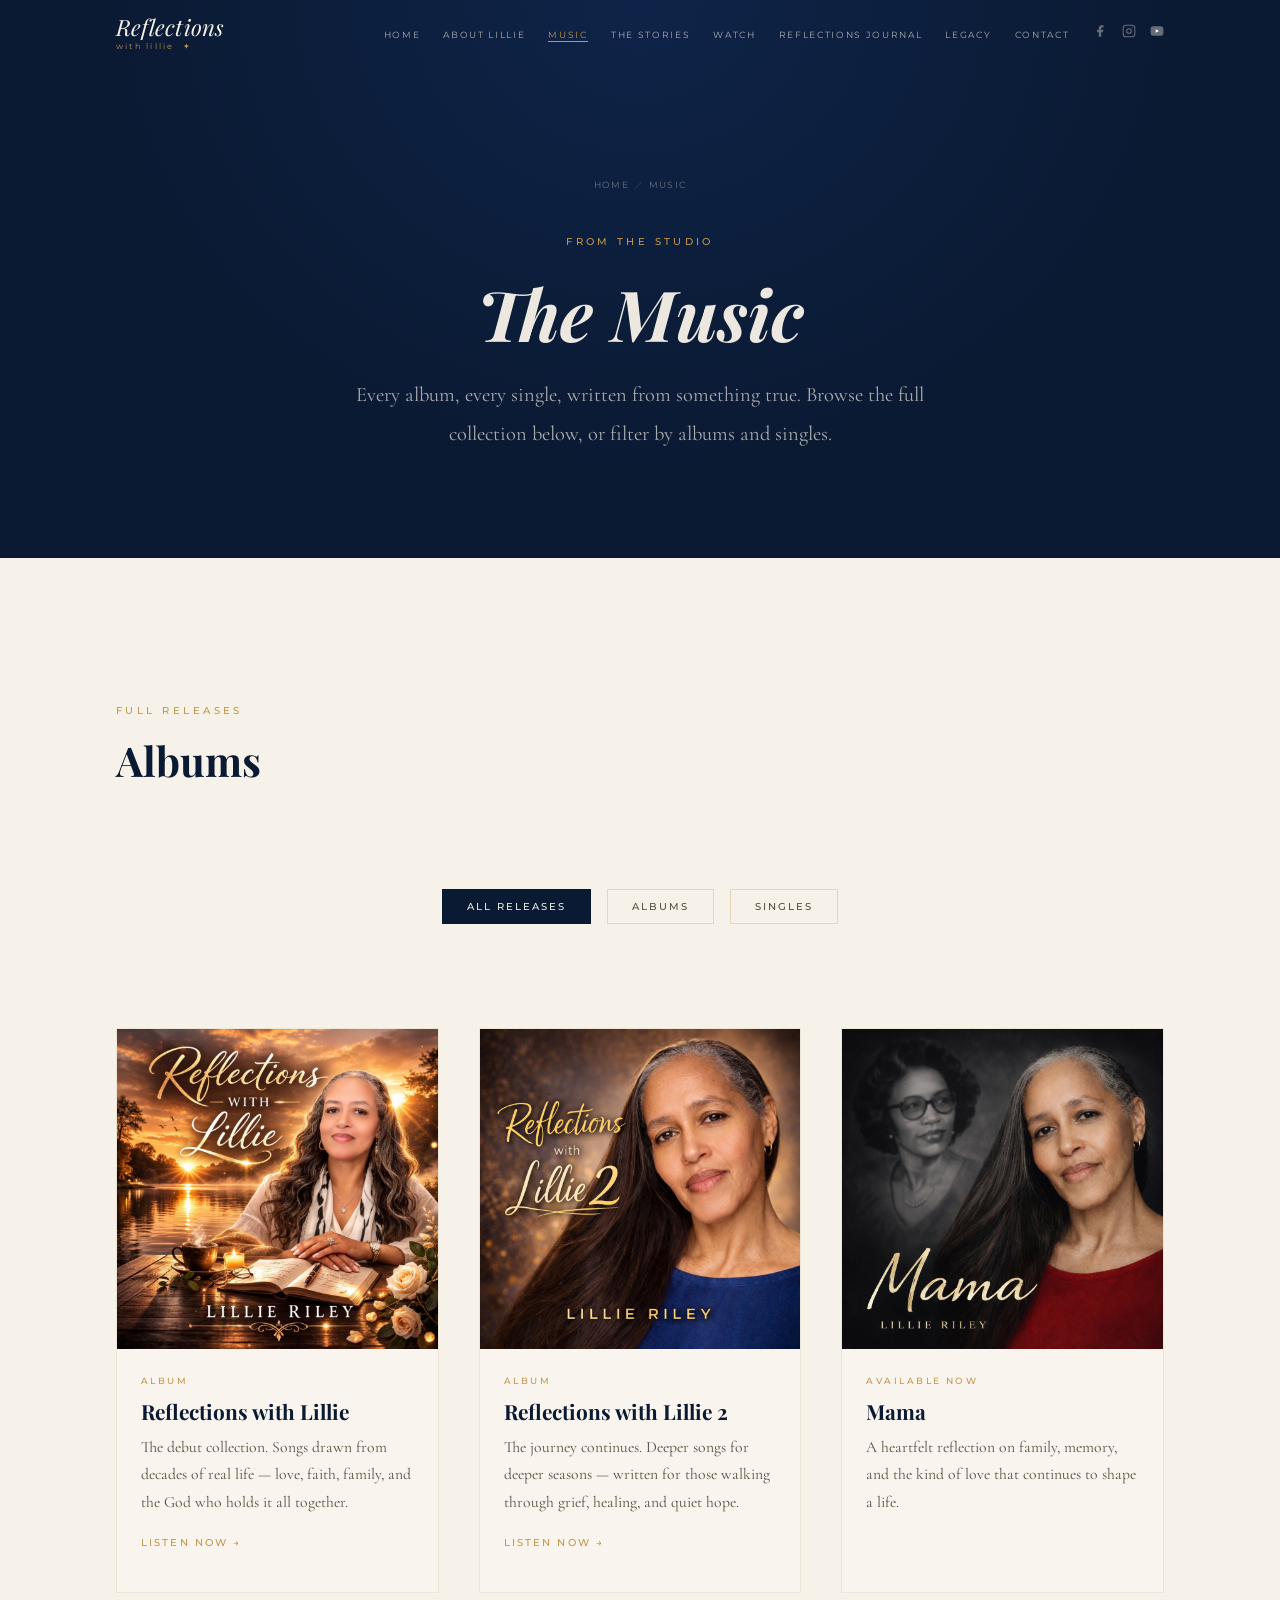
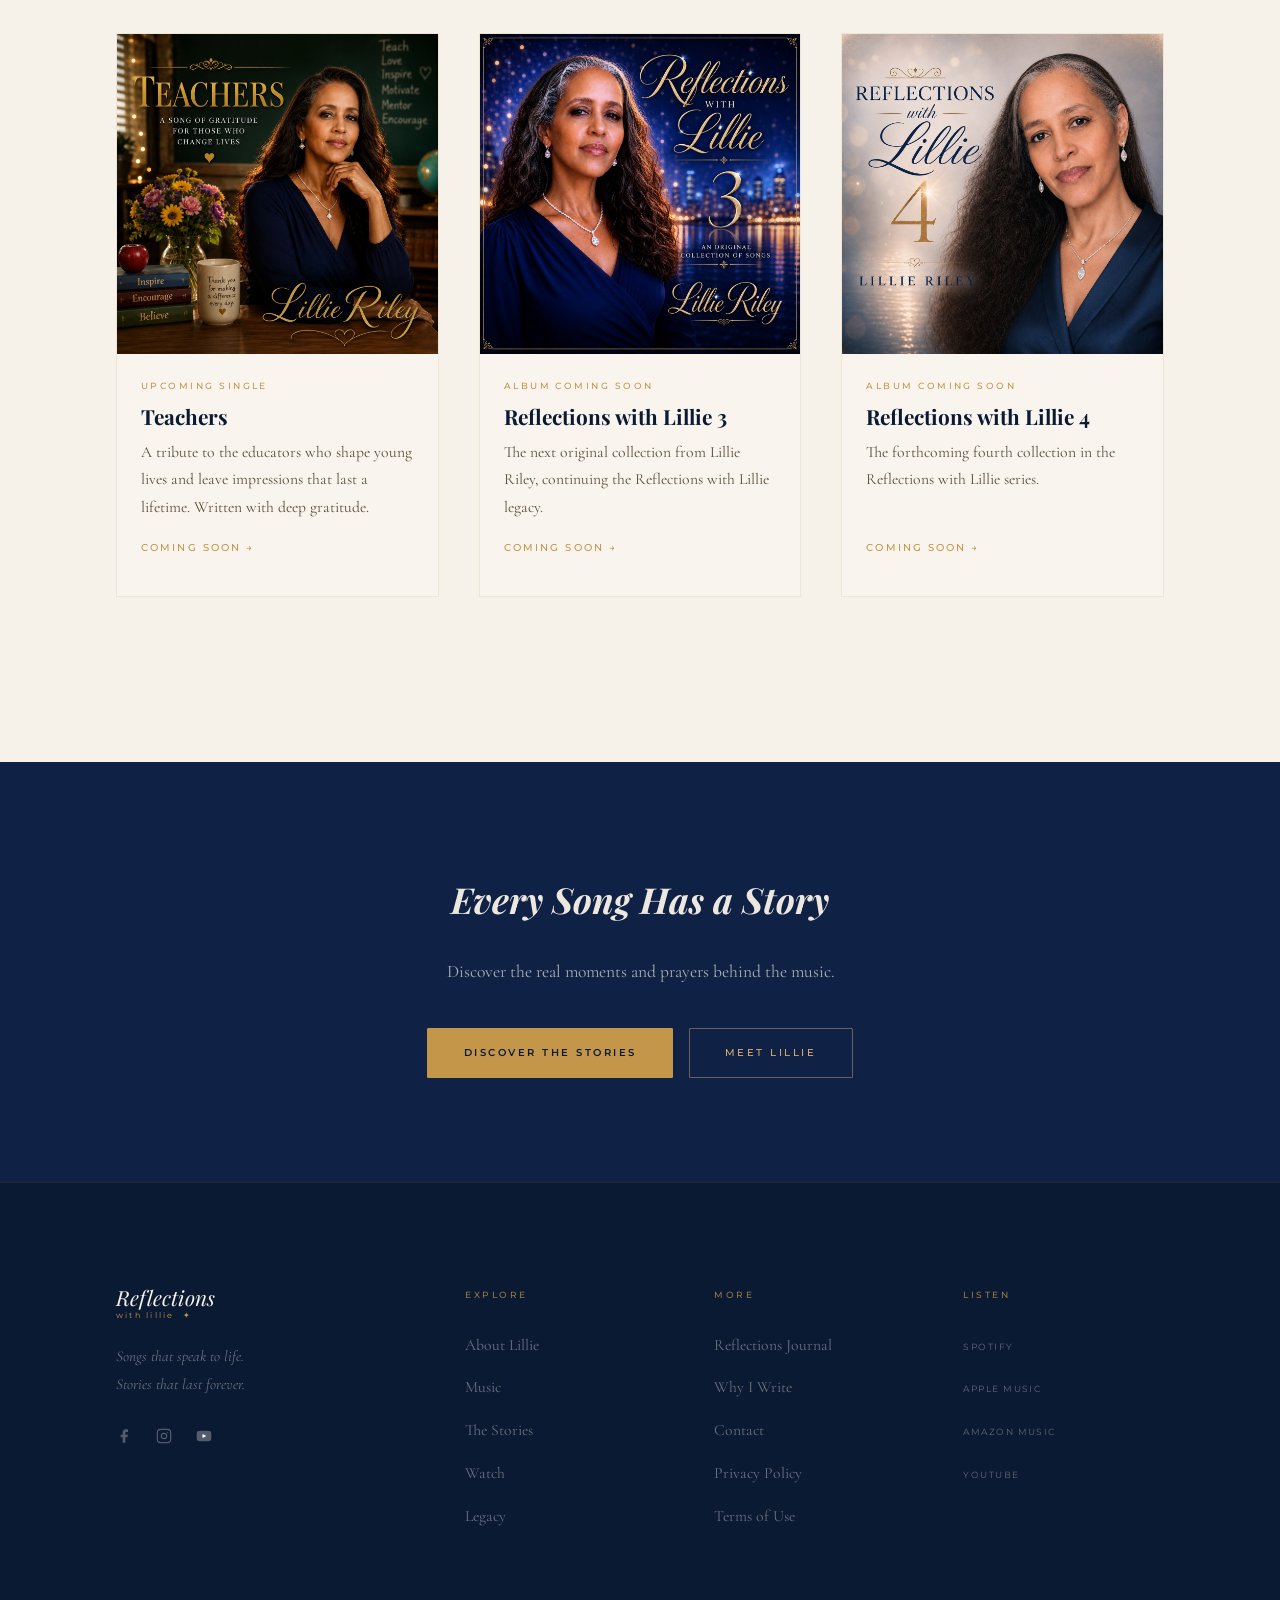
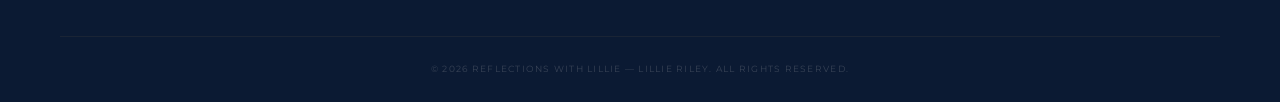
<file: music.html>
<!DOCTYPE html>
<html lang="en">
<head>
  <meta charset="UTF-8" />
  <meta name="viewport" content="width=device-width, initial-scale=1.0" />
  <title>Music — Albums &amp; Singles by Lillie Riley | Reflections with Lillie</title>
  <meta name="description" content="Explore the complete music catalog of Lillie Riley — albums and singles written from real life, faith, family, and healing." />
  <link rel="canonical" href="https://reflectionswithlillie.com/music.html" />

  <meta property="og:type" content="website" />
  <meta property="og:site_name" content="Reflections with Lillie" />
  <meta property="og:title" content="Music — Reflections with Lillie" />
  <meta property="og:description" content="Albums and singles written from real life, faith, family, and healing." />
  <meta property="og:url" content="https://reflectionswithlillie.com/music.html" />
  <meta property="og:image" content="https://reflectionswithlillie.com/images/og-cover.jpg" />

  <meta name="twitter:card" content="summary_large_image" />
  <meta name="twitter:title" content="Music — Reflections with Lillie" />

  <link rel="preconnect" href="https://fonts.googleapis.com" />
  <link rel="preconnect" href="https://fonts.gstatic.com" crossorigin />
  <link href="https://fonts.googleapis.com/css2?family=Cormorant+Garamond:ital,wght@0,300;0,400;0,500;1,300;1,400;1,500&family=Playfair+Display:ital,wght@0,400;0,700;1,400;1,700&family=Montserrat:wght@300;400;500&display=swap" rel="stylesheet" />
  <link rel="stylesheet" href="styles.css" />

  <script type="application/ld+json">
  {
    "@context": "https://schema.org",
    "@type": "MusicAlbum",
    "name": "Reflections with Lillie",
    "byArtist": { "@type": "Person", "name": "Lillie Riley" },
    "url": "https://reflectionswithlillie.com/music.html"
  }
  </script>
</head>
<body>

  <header class="site-header" id="site-header">
    <div class="header-inner">
      <a href="index.html" class="logo" aria-label="Reflections with Lillie — Home">
        <span class="logo-script">Reflections</span>
        <span class="logo-sub">with Lillie &nbsp;✦</span>
      </a>
      <button class="nav-toggle" id="nav-toggle" aria-label="Open menu" aria-expanded="false">
        <span></span><span></span><span></span>
      </button>
      <nav class="main-nav" id="main-nav" aria-label="Main navigation">
        <button class="nav-close" id="nav-close" aria-label="Close menu">✕</button>
        <ul>
          <li><a href="index.html">Home</a></li>
          <li><a href="about.html">About Lillie</a></li>
          <li><a href="music.html" aria-current="page">Music</a></li>
          <li><a href="stories.html">The Stories</a></li>
          <li><a href="watch.html">Watch</a></li>
          <li><a href="journal.html">Reflections Journal</a></li>
          <li><a href="legacy.html">Legacy</a></li>
          <li><a href="contact.html">Contact</a></li>
        </ul>
      </nav>
      <div class="header-social" aria-label="Follow Lillie">
        <!-- Official social links: see SOCIAL_LINKS in script.js -->
        <a href="https://www.facebook.com/lillierileymusic" target="_blank" rel="noopener noreferrer" aria-label="Follow on Facebook"><svg width="14" height="14" viewBox="0 0 24 24" fill="currentColor" aria-hidden="true"><path d="M18 2h-3a5 5 0 0 0-5 5v3H7v4h3v8h4v-8h3l1-4h-4V7a1 1 0 0 1 1-1h3z"/></svg></a>
        <a href="https://www.instagram.com/reflectionswithlillie/" target="_blank" rel="noopener noreferrer" aria-label="Follow on Instagram"><svg width="14" height="14" viewBox="0 0 24 24" fill="none" stroke="currentColor" stroke-width="1.75" aria-hidden="true"><rect x="2" y="2" width="20" height="20" rx="5"/><circle cx="12" cy="12" r="4"/><circle cx="17.5" cy="6.5" r="1" fill="currentColor" stroke="none"/></svg></a>
        <a href="https://www.youtube.com/@Reflectionswithlillie" target="_blank" rel="noopener noreferrer" aria-label="Watch on YouTube"><svg width="14" height="14" viewBox="0 0 24 24" fill="currentColor" aria-hidden="true"><path d="M22.54 6.42a2.78 2.78 0 0 0-1.95-1.96C18.88 4 12 4 12 4s-6.88 0-8.59.46a2.78 2.78 0 0 0-1.95 1.96A29 29 0 0 0 1 12a29 29 0 0 0 .46 5.58A2.78 2.78 0 0 0 3.41 19.6C5.12 20 12 20 12 20s6.88 0 8.59-.4a2.78 2.78 0 0 0 1.95-1.95A29 29 0 0 0 23 12a29 29 0 0 0-.46-5.58z"/><polygon points="9.75 15.02 15.5 12 9.75 8.98 9.75 15.02" fill="white"/></svg></a>
      </div>
    </div>
  </header>

  <main id="main-content">

    <section class="page-header">
      <div class="page-header-inner">
        <p class="breadcrumb"><a href="index.html">Home</a><span class="breadcrumb-sep">／</span>Music</p>
        <p class="page-kicker reveal">From the Studio</p>
        <h1 class="page-title reveal">The Music</h1>
        <p class="page-intro reveal">
          Every album, every single, written from something true. Browse the
          full collection below, or filter by albums and singles.
        </p>
      </div>
    </section>

    <!-- ═══════════════════════════════════════
         ALBUMS SECTION
    ═══════════════════════════════════════ -->
    <section class="content-section alt" id="albums">
      <div class="container">

        <div class="section-header reveal">
          <div>
            <p class="section-label">Full Releases</p>
            <h2 class="section-title" style="color: var(--navy);">Albums</h2>
          </div>
        </div>

        <div class="filter-tabs" role="tablist" aria-label="Filter music by type">
          <button class="filter-tab active" data-filter="all" role="tab" aria-selected="true">All Releases</button>
          <button class="filter-tab" data-filter="album" role="tab" aria-selected="false">Albums</button>
          <button class="filter-tab" data-filter="single" role="tab" aria-selected="false">Singles</button>
        </div>

        <div class="catalog-grid" id="musicCatalog">
          <article class="music-card catalog-item reveal" data-type="album" data-stagger="0">
            <div class="music-card-art">
              <img src="images/albums/album-1.jpg" alt="Reflections with Lillie album artwork" onerror="this.closest('.music-card-art').classList.add('art-fallback'); this.closest('.music-card-art').dataset.label='Reflections with Lillie'" />
              <a href="https://lillieriley.hearnow.com/reflections-with-lillie" target="_blank" rel="noopener noreferrer" class="music-card-play" aria-label="Listen to Reflections with Lillie">
                <svg viewBox="0 0 24 24" fill="currentColor" width="20" height="20" aria-hidden="true"><polygon points="5 3 19 12 5 21 5 3"/></svg>
              </a>
            </div>
            <div class="music-card-info">
              <span class="music-card-type">Album</span>
              <h3 class="music-card-title">Reflections with Lillie</h3>
              <p class="music-card-desc">The debut collection. Songs drawn from decades of real life — love, faith, family, and the God who holds it all together.</p>
              <a href="https://lillieriley.hearnow.com/reflections-with-lillie" target="_blank" rel="noopener noreferrer" class="door-link">Listen Now <span aria-hidden="true">→</span></a>
            </div>
          </article>

          <article class="music-card catalog-item reveal" data-type="album" data-stagger="1">
            <div class="music-card-art">
              <img src="images/albums/album-2.jpg" alt="Reflections with Lillie 2 album artwork" onerror="this.closest('.music-card-art').classList.add('art-fallback'); this.closest('.music-card-art').dataset.label='Reflections with Lillie 2'" />
              <a href="https://music.apple.com/us/album/reflections-with-lillie-2/1891876849" target="_blank" rel="noopener noreferrer" class="music-card-play" aria-label="Listen to Reflections with Lillie 2">
                <svg viewBox="0 0 24 24" fill="currentColor" width="20" height="20" aria-hidden="true"><polygon points="5 3 19 12 5 21 5 3"/></svg>
              </a>
            </div>
            <div class="music-card-info">
              <span class="music-card-type">Album</span>
              <h3 class="music-card-title">Reflections with Lillie 2</h3>
              <p class="music-card-desc">The journey continues. Deeper songs for deeper seasons — written for those walking through grief, healing, and quiet hope.</p>
              <a href="https://music.apple.com/us/album/reflections-with-lillie-2/1891876849" target="_blank" rel="noopener noreferrer" class="door-link">Listen Now <span aria-hidden="true">→</span></a>
            </div>
          </article>

          <article class="music-card catalog-item reveal" data-type="single" data-stagger="2">
            <div class="music-card-art">
              <img src="images/singles/mama-cover.jpg" alt="Mama single artwork by Lillie Riley" onerror="this.closest('.music-card-art').classList.add('art-fallback'); this.closest('.music-card-art').dataset.label='Mama'" />
            </div>
            <div class="music-card-info">
              <span class="music-card-type">Available Now</span>
              <h3 class="music-card-title">Mama</h3>
              <p class="music-card-desc">A heartfelt reflection on family, memory, and the kind of love that continues to shape a life.</p>
              <!-- TODO: Add real Mama streaming link when provided. -->
            </div>
          </article>

          <article class="music-card catalog-item reveal" data-type="single" data-stagger="3">
            <div class="music-card-art">
              <img src="images/singles/teachers-cover.jpg" alt="Teachers upcoming single artwork by Lillie Riley" onerror="this.closest('.music-card-art').classList.add('art-fallback'); this.closest('.music-card-art').dataset.label='Teachers'" />
            </div>
            <div class="music-card-info">
              <span class="music-card-type">Upcoming Single</span>
              <h3 class="music-card-title">Teachers</h3>
              <p class="music-card-desc">A tribute to the educators who shape young lives and leave impressions that last a lifetime. Written with deep gratitude.</p>
              <span class="door-link" aria-disabled="true">Coming Soon <span aria-hidden="true">→</span></span>
            </div>
          </article>

          <article class="music-card catalog-item reveal" data-type="album" data-stagger="4">
            <div class="music-card-art">
              <img src="images/albums/reflections-with-lillie-3.jpg" alt="Reflections with Lillie 3 album artwork" onerror="this.closest('.music-card-art').classList.add('art-fallback'); this.closest('.music-card-art').dataset.label='Reflections with Lillie 3'" />
            </div>
            <div class="music-card-info">
              <span class="music-card-type">Album Coming Soon</span>
              <h3 class="music-card-title">Reflections with Lillie 3</h3>
              <p class="music-card-desc">The next original collection from Lillie Riley, continuing the Reflections with Lillie legacy.</p>
              <span class="door-link" aria-disabled="true">Coming Soon <span aria-hidden="true">→</span></span>
            </div>
          </article>

          <article class="music-card catalog-item reveal" data-type="album" data-stagger="5">
            <div class="music-card-art">
              <img src="images/albums/reflections-with-lillie-4.jpg" alt="Reflections with Lillie 4 album artwork" onerror="this.closest('.music-card-art').classList.add('art-fallback'); this.closest('.music-card-art').dataset.label='Reflections with Lillie 4'" />
            </div>
            <div class="music-card-info">
              <span class="music-card-type">Album Coming Soon</span>
              <h3 class="music-card-title">Reflections with Lillie 4</h3>
              <p class="music-card-desc">The forthcoming fourth collection in the Reflections with Lillie series.</p>
              <span class="door-link" aria-disabled="true">Coming Soon <span aria-hidden="true">→</span></span>
            </div>
          </article>
        </div>

        <div class="music-platforms reveal" style="border-top:none; padding-top:0;">
          <div class="platforms-list" style="gap: var(--sp-l);">
            <!-- PLACEHOLDER: Replace # with real streaming URLs when available -->
            <a href="https://open.spotify.com/artist/2LuKNsGdmMvZCMLNtctDl3" class="platform-link" style="color: var(--mist-mid); font-size: .7rem;" aria-label="Listen on Spotify" target="_blank" rel="noopener noreferrer">Spotify</a>
            <span class="platform-dot" aria-hidden="true" style="color: var(--mist-soft);">·</span>
            <a href="https://music.apple.com/us/artist/lillie-riley/1885630300" class="platform-link" style="color: var(--mist-mid); font-size: .7rem;" aria-label="Listen on Apple Music" target="_blank" rel="noopener noreferrer">Apple Music</a>
            <span class="platform-dot" aria-hidden="true" style="color: var(--mist-soft);">·</span>
            <a href="#" class="platform-link" style="color: var(--mist-mid); font-size: .7rem;" aria-label="Listen on Amazon Music" data-placeholder-link="true" title="Final Amazon Music link coming soon">Amazon Music</a>
            <span class="platform-dot" aria-hidden="true" style="color: var(--mist-soft);">·</span>
            <a href="https://www.youtube.com/@Reflectionswithlillie" target="_blank" rel="noopener noreferrer" class="platform-link" style="color: var(--mist-mid); font-size: .7rem;" aria-label="Watch on YouTube">YouTube</a>
          </div>
        </div>
      </div>
    </section>

    <!-- CTA -->
    <section class="cta-banner border-top" style="background: var(--navy-mid);">
      <div class="cta-banner-inner">
        <h2 class="reveal">Every Song Has a Story</h2>
        <p class="reveal">Discover the real moments and prayers behind the music.</p>
        <div class="cta-banner-actions reveal">
          <a href="stories.html" class="btn btn-gold">Discover the Stories</a>
          <a href="about.html" class="btn btn-outline-light">Meet Lillie</a>
        </div>
      </div>
    </section>

  </main>

  <!-- FOOTER -->
  <footer class="site-footer" aria-label="Site footer">
    <div class="footer-inner container">
      <div class="footer-brand">
        <a href="index.html" class="footer-logo" aria-label="Reflections with Lillie — Home">
          <span class="logo-script">Reflections</span>
          <span class="logo-sub">with Lillie &nbsp;✦</span>
        </a>
        <p class="footer-tagline">Songs that speak to life.<br />Stories that last forever.</p>
        <div class="footer-social" aria-label="Follow Lillie on social media">
          <!-- Official social links: see SOCIAL_LINKS in script.js -->
          <a href="https://www.facebook.com/lillierileymusic" target="_blank" rel="noopener noreferrer" aria-label="Facebook"><svg width="16" height="16" viewBox="0 0 24 24" fill="currentColor" aria-hidden="true"><path d="M18 2h-3a5 5 0 0 0-5 5v3H7v4h3v8h4v-8h3l1-4h-4V7a1 1 0 0 1 1-1h3z"/></svg></a>
          <a href="https://www.instagram.com/reflectionswithlillie/" target="_blank" rel="noopener noreferrer" aria-label="Instagram"><svg width="16" height="16" viewBox="0 0 24 24" fill="none" stroke="currentColor" stroke-width="1.75" aria-hidden="true"><rect x="2" y="2" width="20" height="20" rx="5"/><circle cx="12" cy="12" r="4"/><circle cx="17.5" cy="6.5" r="1" fill="currentColor" stroke="none"/></svg></a>
          <a href="https://www.youtube.com/@Reflectionswithlillie" target="_blank" rel="noopener noreferrer" aria-label="YouTube"><svg width="16" height="16" viewBox="0 0 24 24" fill="currentColor" aria-hidden="true"><path d="M22.54 6.42a2.78 2.78 0 0 0-1.95-1.96C18.88 4 12 4 12 4s-6.88 0-8.59.46a2.78 2.78 0 0 0-1.95 1.96A29 29 0 0 0 1 12a29 29 0 0 0 .46 5.58A2.78 2.78 0 0 0 3.41 19.6C5.12 20 12 20 12 20s6.88 0 8.59-.4a2.78 2.78 0 0 0 1.95-1.95A29 29 0 0 0 23 12a29 29 0 0 0-.46-5.58z"/><polygon points="9.75 15.02 15.5 12 9.75 8.98 9.75 15.02" fill="white"/></svg></a>
        </div>
      </div>
      <nav class="footer-nav" aria-label="Explore the site">
        <h4>Explore</h4>
        <ul>
          <li><a href="about.html">About Lillie</a></li>
          <li><a href="music.html">Music</a></li>
          <li><a href="stories.html">The Stories</a></li>
          <li><a href="watch.html">Watch</a></li>
          <li><a href="legacy.html">Legacy</a></li>
        </ul>
      </nav>
      <nav class="footer-nav" aria-label="More pages">
        <h4>More</h4>
        <ul>
          <li><a href="journal.html">Reflections Journal</a></li>
          <li><a href="about.html#why-i-write">Why I Write</a></li>
          <li><a href="contact.html">Contact</a></li>
          <li><a href="privacy.html">Privacy Policy</a></li>
          <li><a href="terms.html">Terms of Use</a></li>
        </ul>
      </nav>
      <div class="footer-listen-wrap">
        <h4>Listen</h4>
        <ul class="footer-listen">
          <!-- PLACEHOLDER: Replace # with real streaming URLs when available -->
          <li><a href="https://open.spotify.com/artist/2LuKNsGdmMvZCMLNtctDl3" aria-label="Stream on Spotify" target="_blank" rel="noopener noreferrer">Spotify</a></li>
          <li><a href="https://music.apple.com/us/artist/lillie-riley/1885630300" aria-label="Stream on Apple Music" target="_blank" rel="noopener noreferrer">Apple Music</a></li>
          <li><a href="#" aria-label="Stream on Amazon Music" data-placeholder-link="true" title="Final Amazon Music link coming soon">Amazon Music</a></li>
          <li><a href="https://www.youtube.com/@Reflectionswithlillie" target="_blank" rel="noopener noreferrer" aria-label="Watch on YouTube">YouTube</a></li>
        </ul>
      </div>
    </div>
    <div class="footer-base">
      <p>&copy; <span id="copy-year"></span> Reflections with Lillie &mdash; Lillie Riley. All rights reserved.</p>
    </div>
  </footer>

  <script src="script.js"></script>
</body>
</html>
</file>
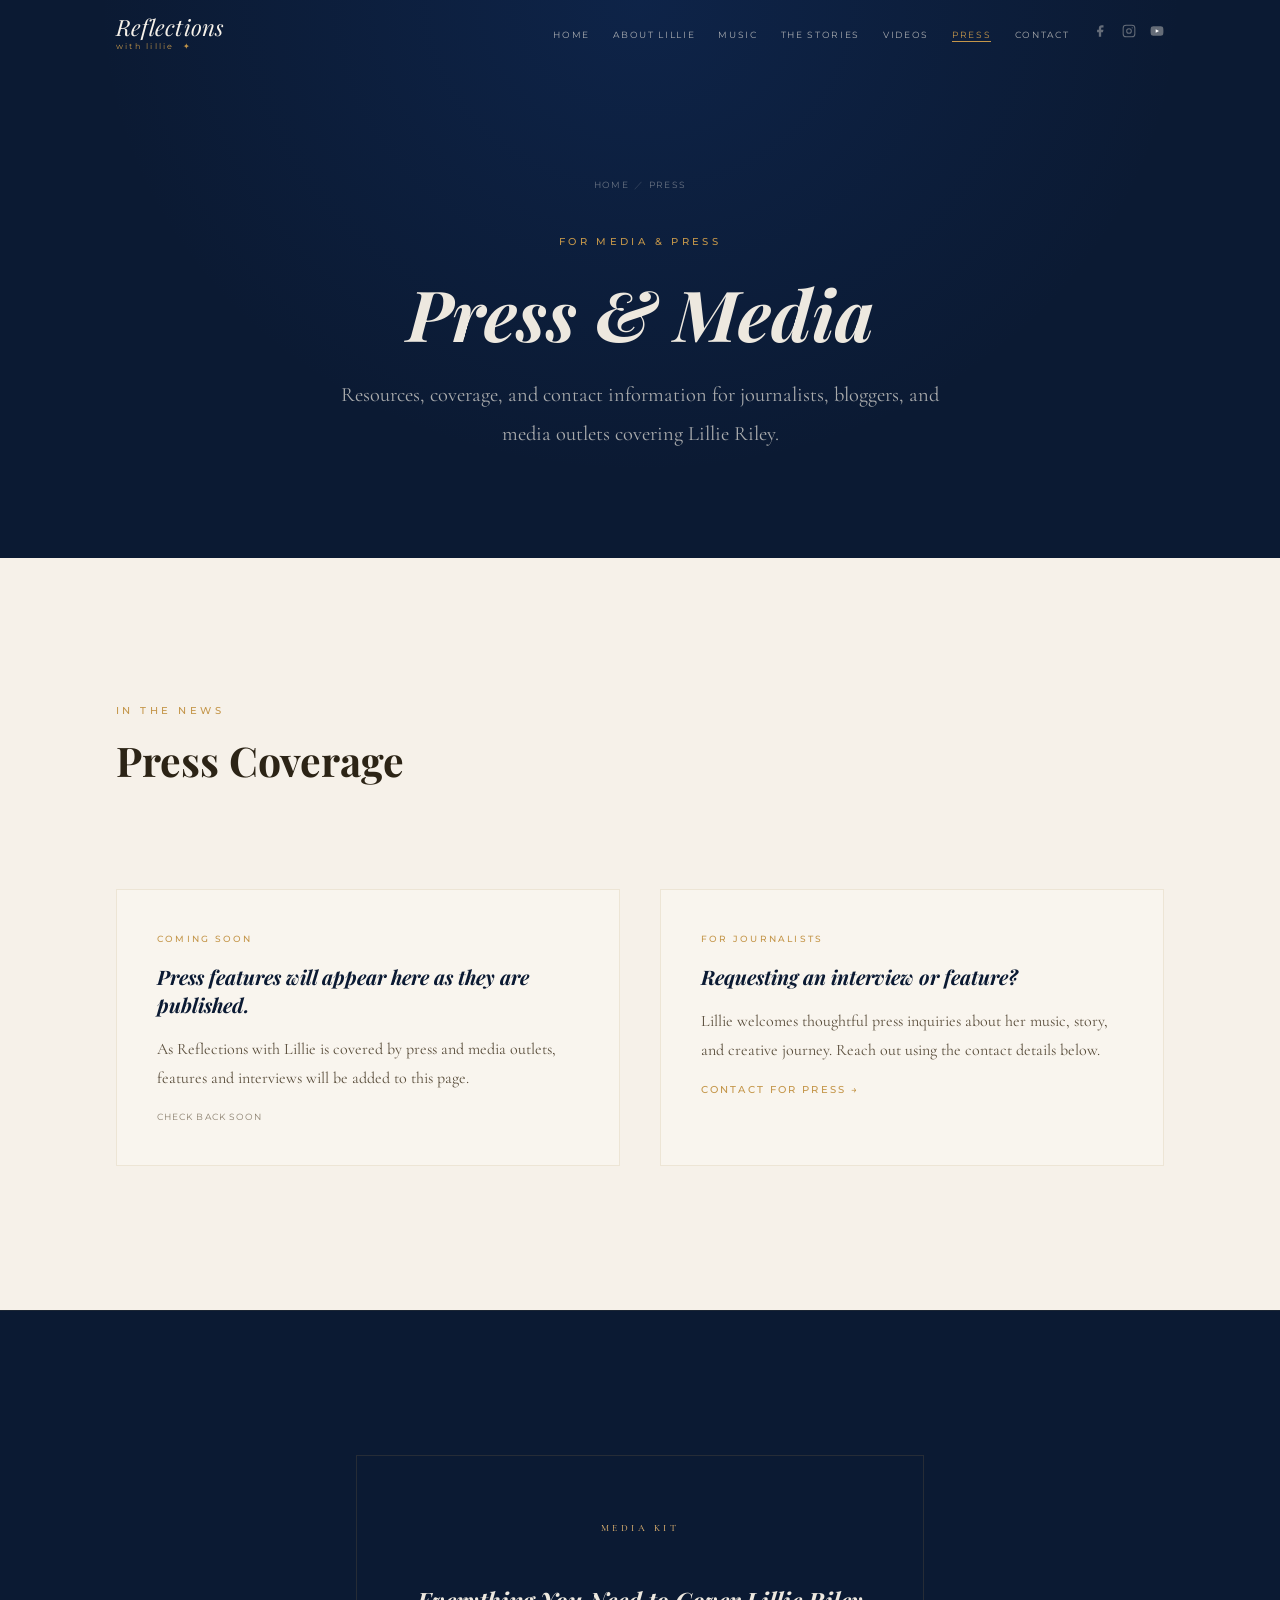
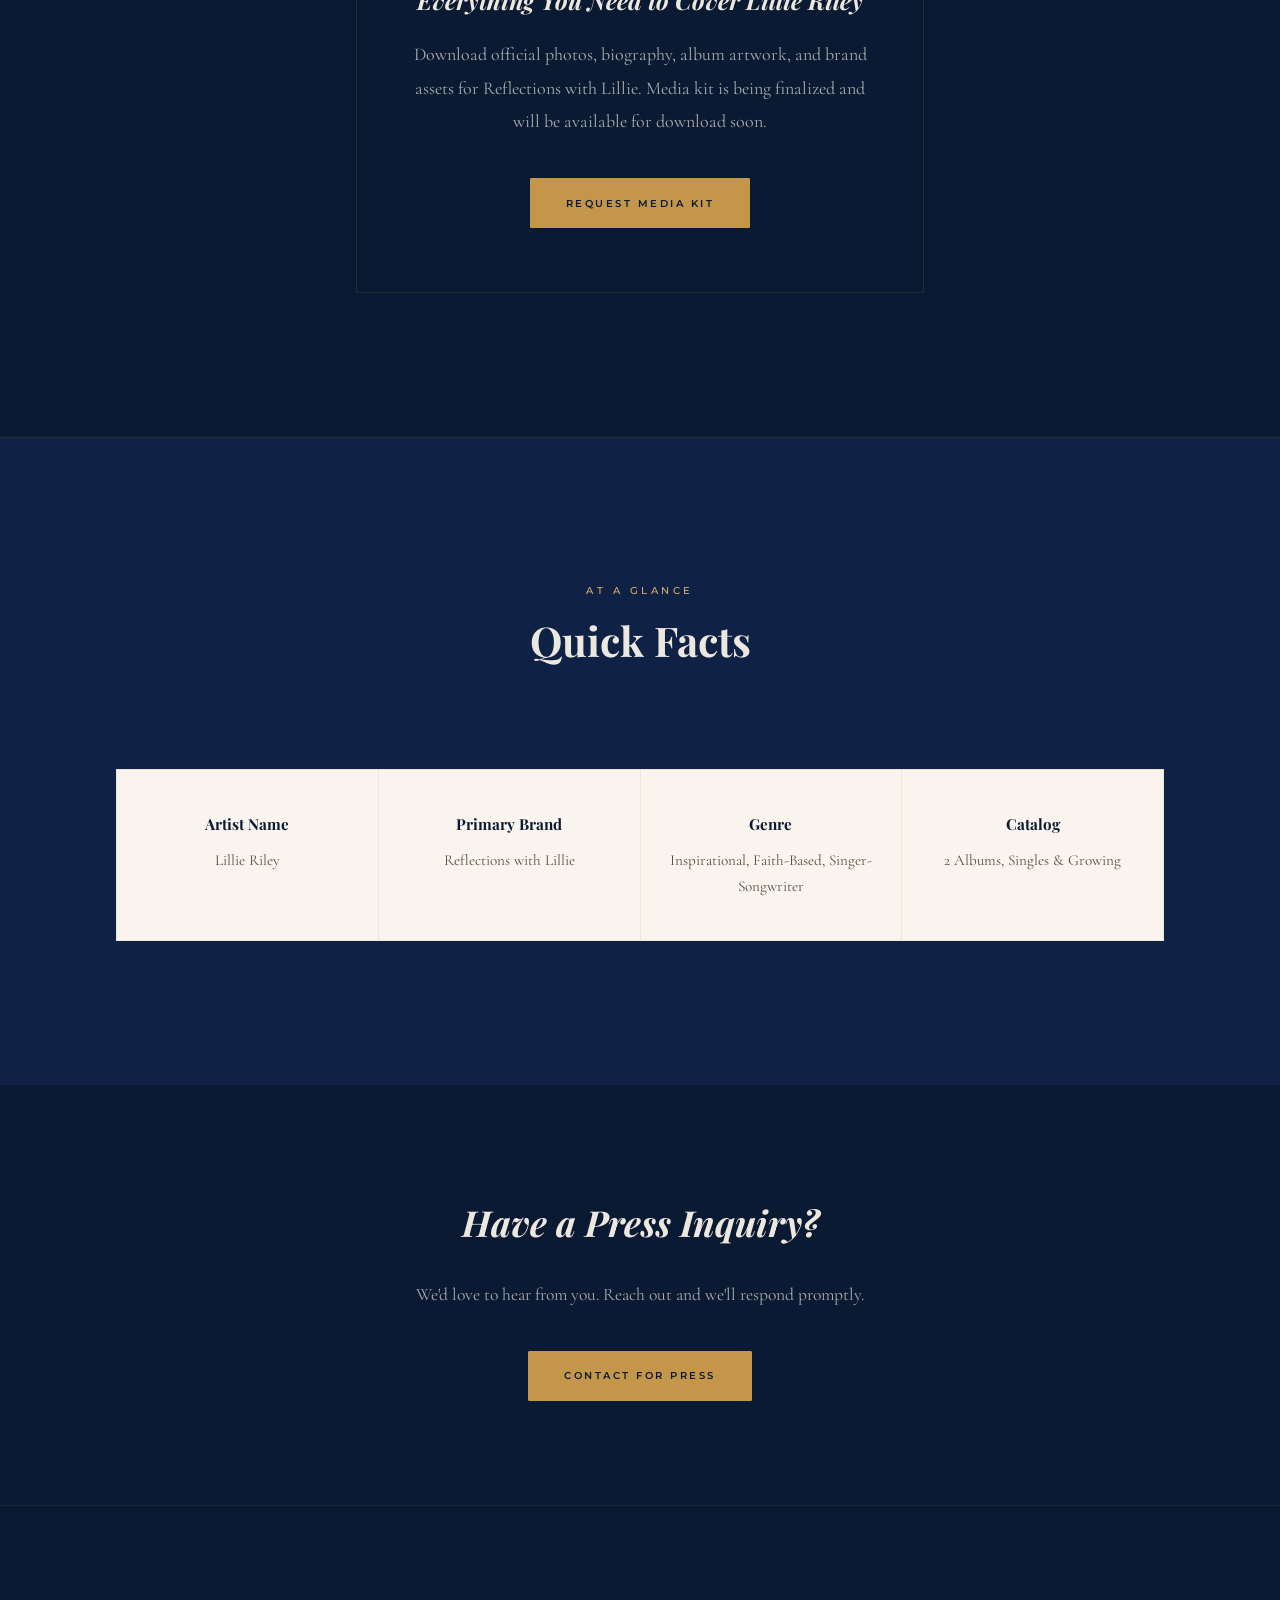
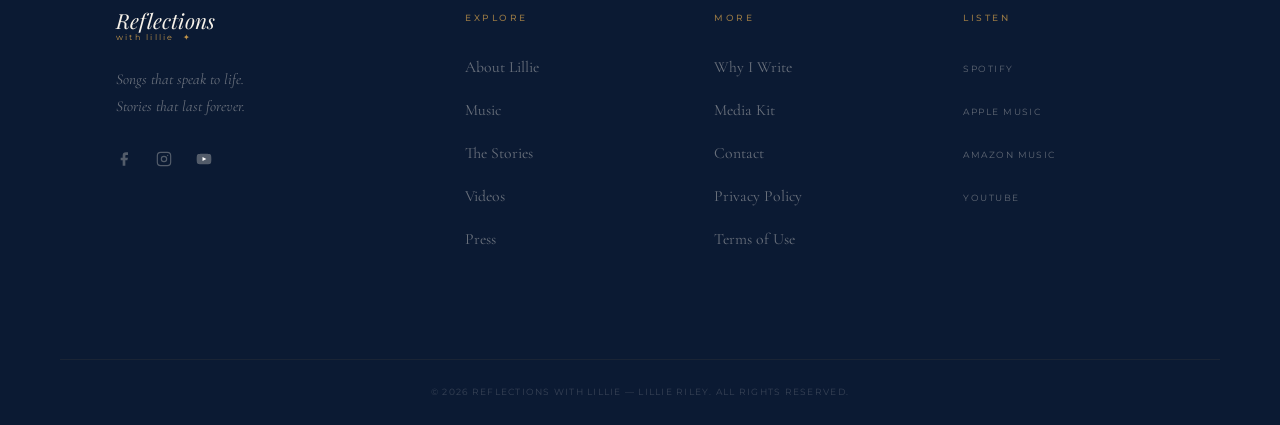
<file: press.html>
<!DOCTYPE html>
<html lang="en">
<head>
  <meta charset="UTF-8" />
  <meta name="viewport" content="width=device-width, initial-scale=1.0" />
  <title>Press &amp; Media — Lillie Riley | Reflections with Lillie</title>
  <meta name="description" content="Press coverage, media resources, and the official media kit for Lillie Riley and Reflections with Lillie." />
  <link rel="canonical" href="https://reflectionswithlillie.com/press.html" />

  <meta property="og:type" content="website" />
  <meta property="og:site_name" content="Reflections with Lillie" />
  <meta property="og:title" content="Press &amp; Media — Reflections with Lillie" />
  <meta property="og:description" content="Press coverage and media resources for Lillie Riley." />
  <meta property="og:url" content="https://reflectionswithlillie.com/press.html" />
  <meta property="og:image" content="https://reflectionswithlillie.com/images/og-cover.jpg" />

  <meta name="twitter:card" content="summary_large_image" />
  <meta name="twitter:title" content="Press &amp; Media — Reflections with Lillie" />

  <link rel="preconnect" href="https://fonts.googleapis.com" />
  <link rel="preconnect" href="https://fonts.gstatic.com" crossorigin />
  <link href="https://fonts.googleapis.com/css2?family=Cormorant+Garamond:ital,wght@0,300;0,400;0,500;1,300;1,400;1,500&family=Playfair+Display:ital,wght@0,400;0,700;1,400;1,700&family=Montserrat:wght@300;400;500&display=swap" rel="stylesheet" />
  <link rel="stylesheet" href="styles.css" />
</head>
<body>

  <header class="site-header" id="site-header">
    <div class="header-inner">
      <a href="index.html" class="logo" aria-label="Reflections with Lillie — Home">
        <span class="logo-script">Reflections</span>
        <span class="logo-sub">with Lillie &nbsp;✦</span>
      </a>
      <button class="nav-toggle" id="nav-toggle" aria-label="Open menu" aria-expanded="false">
        <span></span><span></span><span></span>
      </button>
      <nav class="main-nav" id="main-nav" aria-label="Main navigation">
        <button class="nav-close" id="nav-close" aria-label="Close menu">✕</button>
        <ul>
          <li><a href="index.html">Home</a></li>
          <li><a href="about.html">About Lillie</a></li>
          <li><a href="music.html">Music</a></li>
          <li><a href="stories.html">The Stories</a></li>
          <li><a href="videos.html">Videos</a></li>
          <li><a href="press.html" aria-current="page">Press</a></li>
          <li><a href="contact.html">Contact</a></li>
        </ul>
      </nav>
      <div class="header-social" aria-label="Follow Lillie">
        <a href="https://www.facebook.com/lillierileymusic" target="_blank" rel="noopener noreferrer" aria-label="Follow on Facebook"><svg width="14" height="14" viewBox="0 0 24 24" fill="currentColor" aria-hidden="true"><path d="M18 2h-3a5 5 0 0 0-5 5v3H7v4h3v8h4v-8h3l1-4h-4V7a1 1 0 0 1 1-1h3z"/></svg></a>
        <a href="https://www.instagram.com/reflectionswithlillie/" target="_blank" rel="noopener noreferrer" aria-label="Follow on Instagram"><svg width="14" height="14" viewBox="0 0 24 24" fill="none" stroke="currentColor" stroke-width="1.75" aria-hidden="true"><rect x="2" y="2" width="20" height="20" rx="5"/><circle cx="12" cy="12" r="4"/><circle cx="17.5" cy="6.5" r="1" fill="currentColor" stroke="none"/></svg></a>
        <a href="https://www.youtube.com/@Reflectionswithlillie" target="_blank" rel="noopener noreferrer" aria-label="Watch on YouTube"><svg width="14" height="14" viewBox="0 0 24 24" fill="currentColor" aria-hidden="true"><path d="M22.54 6.42a2.78 2.78 0 0 0-1.95-1.96C18.88 4 12 4 12 4s-6.88 0-8.59.46a2.78 2.78 0 0 0-1.95 1.96A29 29 0 0 0 1 12a29 29 0 0 0 .46 5.58A2.78 2.78 0 0 0 3.41 19.6C5.12 20 12 20 12 20s6.88 0 8.59-.4a2.78 2.78 0 0 0 1.95-1.95A29 29 0 0 0 23 12a29 29 0 0 0-.46-5.58z"/><polygon points="9.75 15.02 15.5 12 9.75 8.98 9.75 15.02" fill="white"/></svg></a>
      </div>
    </div>
  </header>

  <main id="main-content">

    <section class="page-header">
      <div class="page-header-inner">
        <p class="breadcrumb"><a href="index.html">Home</a><span class="breadcrumb-sep">／</span>Press</p>
        <p class="page-kicker reveal">For Media &amp; Press</p>
        <h1 class="page-title reveal">Press &amp; Media</h1>
        <p class="page-intro reveal">
          Resources, coverage, and contact information for journalists,
          bloggers, and media outlets covering Lillie Riley.
        </p>
      </div>
    </section>

    <!-- PRESS COVERAGE -->
    <section class="content-section alt">
      <div class="container">
        <div class="section-header reveal">
          <div>
            <p class="section-label">In the News</p>
            <h2 class="section-title">Press Coverage</h2>
          </div>
        </div>

        <div class="press-grid">

          <article class="press-item reveal" data-stagger="0">
            <span class="press-outlet">Coming Soon</span>
            <h3 class="press-headline">Press features will appear here as they are published.</h3>
            <p class="press-excerpt">As Reflections with Lillie is covered by press and media outlets, features and interviews will be added to this page.</p>
            <span class="press-date">Check back soon</span>
          </article>

          <article class="press-item reveal" data-stagger="1">
            <span class="press-outlet">For Journalists</span>
            <h3 class="press-headline">Requesting an interview or feature?</h3>
            <p class="press-excerpt">Lillie welcomes thoughtful press inquiries about her music, story, and creative journey. Reach out using the contact details below.</p>
            <a href="contact.html" class="door-link">Contact for Press <span aria-hidden="true">→</span></a>
          </article>

        </div>
      </div>
    </section>

    <!-- MEDIA KIT -->
    <section class="content-section dark border-top" id="media-kit">
      <div class="container" style="max-width: 680px;">
        <div class="presskit-card reveal">
          <p class="section-label light" style="justify-content:center; display:flex;">Media Kit</p>
          <h3>Everything You Need to Cover Lillie Riley</h3>
          <p>
            Download official photos, biography, album artwork, and brand
            assets for Reflections with Lillie. Media kit is being finalized
            and will be available for download soon.
          </p>
          <a href="contact.html" class="btn btn-gold">Request Media Kit</a>
        </div>
      </div>
    </section>

    <!-- QUICK FACTS -->
    <section class="content-section dark-mid border-top">
      <div class="container">
        <p class="section-label light reveal" style="text-align:center;">At a Glance</p>
        <h2 class="section-title light reveal" style="text-align:center; margin-bottom: var(--sp-2xl);">Quick Facts</h2>

        <div class="values-grid">
          <div class="value-card reveal" data-stagger="0">
            <h3 style="font-size:.95rem;">Artist Name</h3>
            <p>Lillie Riley</p>
          </div>
          <div class="value-card reveal" data-stagger="1">
            <h3 style="font-size:.95rem;">Primary Brand</h3>
            <p>Reflections with Lillie</p>
          </div>
          <div class="value-card reveal" data-stagger="2">
            <h3 style="font-size:.95rem;">Genre</h3>
            <p>Inspirational, Faith-Based, Singer-Songwriter</p>
          </div>
          <div class="value-card reveal" data-stagger="3">
            <h3 style="font-size:.95rem;">Catalog</h3>
            <p>2 Albums, Singles &amp; Growing</p>
          </div>
        </div>
      </div>
    </section>

    <section class="cta-banner border-top" style="background: var(--navy);">
      <div class="cta-banner-inner">
        <h2 class="reveal">Have a Press Inquiry?</h2>
        <p class="reveal">We'd love to hear from you. Reach out and we'll respond promptly.</p>
        <div class="cta-banner-actions reveal">
          <a href="contact.html" class="btn btn-gold">Contact for Press</a>
        </div>
      </div>
    </section>

  </main>

  <footer class="site-footer" aria-label="Site footer">
    <div class="footer-inner container">
      <div class="footer-brand">
        <a href="index.html" class="footer-logo" aria-label="Reflections with Lillie — Home">
          <span class="logo-script">Reflections</span>
          <span class="logo-sub">with Lillie &nbsp;✦</span>
        </a>
        <p class="footer-tagline">Songs that speak to life.<br />Stories that last forever.</p>
        <div class="footer-social" aria-label="Follow Lillie on social media">
          <a href="https://www.facebook.com/lillierileymusic" target="_blank" rel="noopener noreferrer" aria-label="Facebook"><svg width="16" height="16" viewBox="0 0 24 24" fill="currentColor" aria-hidden="true"><path d="M18 2h-3a5 5 0 0 0-5 5v3H7v4h3v8h4v-8h3l1-4h-4V7a1 1 0 0 1 1-1h3z"/></svg></a>
          <a href="https://www.instagram.com/reflectionswithlillie/" target="_blank" rel="noopener noreferrer" aria-label="Instagram"><svg width="16" height="16" viewBox="0 0 24 24" fill="none" stroke="currentColor" stroke-width="1.75" aria-hidden="true"><rect x="2" y="2" width="20" height="20" rx="5"/><circle cx="12" cy="12" r="4"/><circle cx="17.5" cy="6.5" r="1" fill="currentColor" stroke="none"/></svg></a>
          <a href="https://www.youtube.com/@Reflectionswithlillie" target="_blank" rel="noopener noreferrer" aria-label="YouTube"><svg width="16" height="16" viewBox="0 0 24 24" fill="currentColor" aria-hidden="true"><path d="M22.54 6.42a2.78 2.78 0 0 0-1.95-1.96C18.88 4 12 4 12 4s-6.88 0-8.59.46a2.78 2.78 0 0 0-1.95 1.96A29 29 0 0 0 1 12a29 29 0 0 0 .46 5.58A2.78 2.78 0 0 0 3.41 19.6C5.12 20 12 20 12 20s6.88 0 8.59-.4a2.78 2.78 0 0 0 1.95-1.95A29 29 0 0 0 23 12a29 29 0 0 0-.46-5.58z"/><polygon points="9.75 15.02 15.5 12 9.75 8.98 9.75 15.02" fill="white"/></svg></a>
        </div>
      </div>
      <nav class="footer-nav" aria-label="Explore the site">
        <h4>Explore</h4>
        <ul>
          <li><a href="about.html">About Lillie</a></li>
          <li><a href="music.html">Music</a></li>
          <li><a href="stories.html">The Stories</a></li>
          <li><a href="videos.html">Videos</a></li>
          <li><a href="press.html">Press</a></li>
        </ul>
      </nav>
      <nav class="footer-nav" aria-label="More pages">
        <h4>More</h4>
        <ul>
          <li><a href="about.html#why-i-write">Why I Write</a></li>
          <li><a href="press.html#media-kit">Media Kit</a></li>
          <li><a href="contact.html">Contact</a></li>
          <li><a href="privacy.html">Privacy Policy</a></li>
          <li><a href="terms.html">Terms of Use</a></li>
        </ul>
      </nav>
      <div class="footer-listen-wrap">
        <h4>Listen</h4>
        <ul class="footer-listen">
          <li><a href="https://open.spotify.com/artist/2LuKNsGdmMvZCMLNtctDl3" aria-label="Stream on Spotify" target="_blank" rel="noopener noreferrer">Spotify</a></li>
          <li><a href="https://music.apple.com/us/artist/lillie-riley/1885630300" aria-label="Stream on Apple Music" target="_blank" rel="noopener noreferrer">Apple Music</a></li>
          <li><a href="#" aria-label="Stream on Amazon Music" data-placeholder-link="true" title="Final Amazon Music link coming soon">Amazon Music</a></li>
          <li><a href="https://www.youtube.com/@Reflectionswithlillie" target="_blank" rel="noopener noreferrer" aria-label="Watch on YouTube">YouTube</a></li>
        </ul>
      </div>
    </div>
    <div class="footer-base">
      <p>&copy; <span id="copy-year"></span> Reflections with Lillie &mdash; Lillie Riley. All rights reserved.</p>
    </div>
  </footer>

  <script src="script.js"></script>
</body>
</html>
</file>
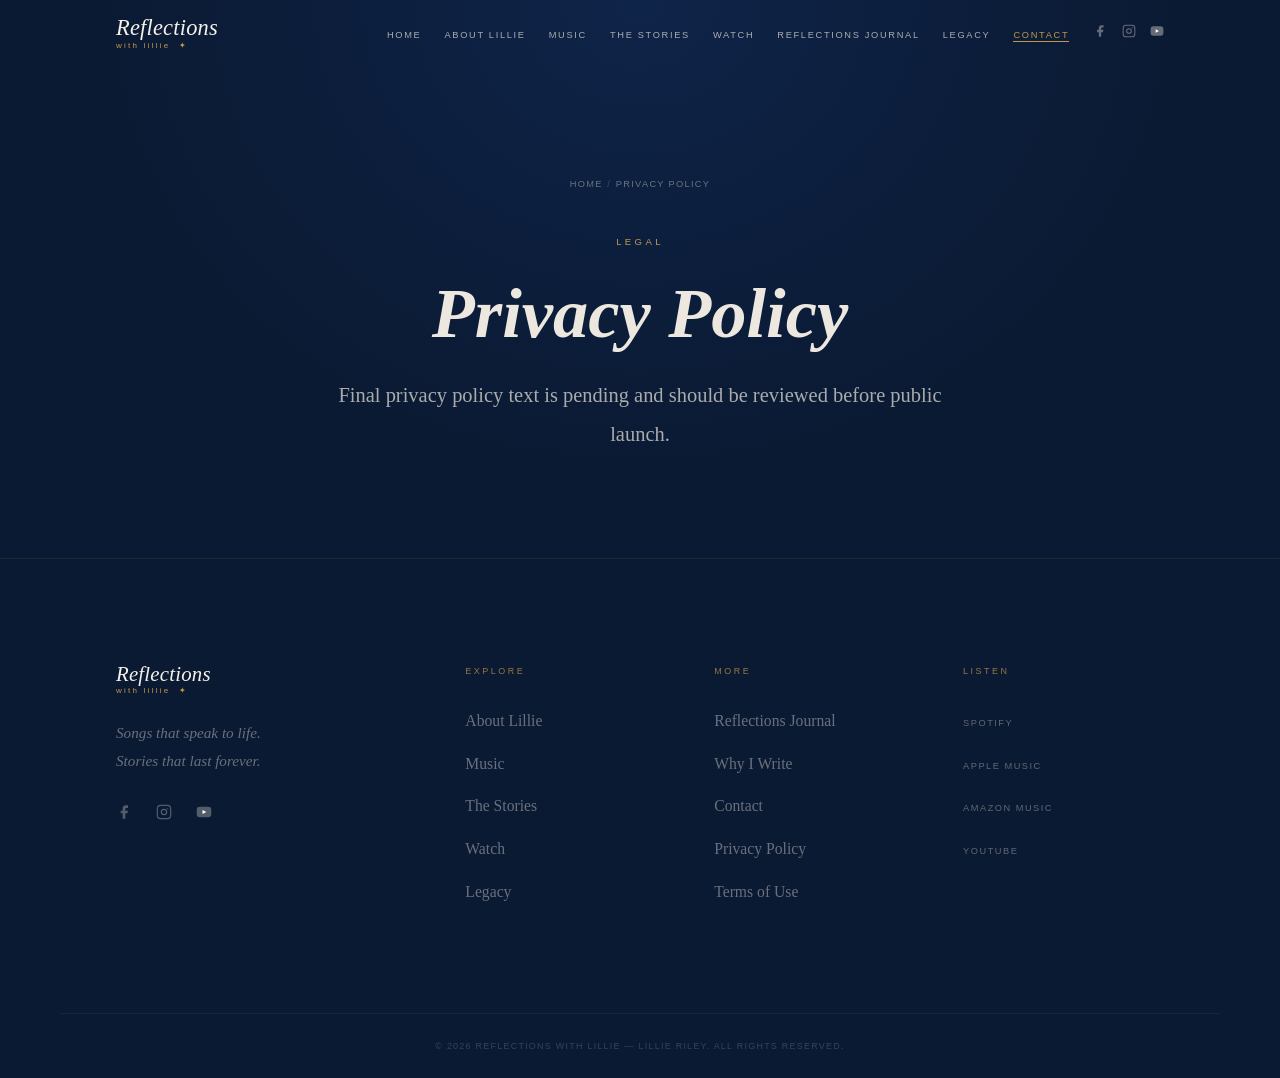
<file: privacy.html>
<!DOCTYPE html>
<html lang="en">
<head>
  <meta charset="UTF-8" />
  <meta name="viewport" content="width=device-width, initial-scale=1.0" />
  <title>Privacy Policy | Reflections with Lillie</title>
  <meta name="description" content="Privacy Policy for Reflections with Lillie. Final legal text pending." />
  <link rel="stylesheet" href="styles.css" />
</head>
<body>

  <header class="site-header" id="site-header">
    <div class="header-inner">
      <a href="index.html" class="logo" aria-label="Reflections with Lillie — Home">
        <span class="logo-script">Reflections</span>
        <span class="logo-sub">with Lillie &nbsp;✦</span>
      </a>
      <button class="nav-toggle" id="nav-toggle" aria-label="Open menu" aria-expanded="false">
        <span></span><span></span><span></span>
      </button>
      <nav class="main-nav" id="main-nav" aria-label="Main navigation">
        <button class="nav-close" id="nav-close" aria-label="Close menu">✕</button>
        <ul>
          <li><a href="index.html">Home</a></li>
          <li><a href="about.html">About Lillie</a></li>
          <li><a href="music.html">Music</a></li>
          <li><a href="stories.html">The Stories</a></li>
          <li><a href="watch.html">Watch</a></li>
          <li><a href="journal.html">Reflections Journal</a></li>
          <li><a href="legacy.html">Legacy</a></li>
          <li><a href="contact.html" aria-current="page">Contact</a></li>
        </ul>
      </nav>
      <div class="header-social" aria-label="Follow Lillie">
        <!-- Official social links: see SOCIAL_LINKS in script.js -->
        <a href="https://www.facebook.com/lillierileymusic" target="_blank" rel="noopener noreferrer" aria-label="Follow on Facebook"><svg width="14" height="14" viewBox="0 0 24 24" fill="currentColor" aria-hidden="true"><path d="M18 2h-3a5 5 0 0 0-5 5v3H7v4h3v8h4v-8h3l1-4h-4V7a1 1 0 0 1 1-1h3z"/></svg></a>
        <a href="https://www.instagram.com/reflectionswithlillie/" target="_blank" rel="noopener noreferrer" aria-label="Follow on Instagram"><svg width="14" height="14" viewBox="0 0 24 24" fill="none" stroke="currentColor" stroke-width="1.75" aria-hidden="true"><rect x="2" y="2" width="20" height="20" rx="5"/><circle cx="12" cy="12" r="4"/><circle cx="17.5" cy="6.5" r="1" fill="currentColor" stroke="none"/></svg></a>
        <a href="https://www.youtube.com/@Reflectionswithlillie" target="_blank" rel="noopener noreferrer" aria-label="Watch on YouTube"><svg width="14" height="14" viewBox="0 0 24 24" fill="currentColor" aria-hidden="true"><path d="M22.54 6.42a2.78 2.78 0 0 0-1.95-1.96C18.88 4 12 4 12 4s-6.88 0-8.59.46a2.78 2.78 0 0 0-1.95 1.96A29 29 0 0 0 1 12a29 29 0 0 0 .46 5.58A2.78 2.78 0 0 0 3.41 19.6C5.12 20 12 20 12 20s6.88 0 8.59-.4a2.78 2.78 0 0 0 1.95-1.95A29 29 0 0 0 23 12a29 29 0 0 0-.46-5.58z"/><polygon points="9.75 15.02 15.5 12 9.75 8.98 9.75 15.02" fill="white"/></svg></a>
      </div>
    </div>
  </header>

  <main id="main-content">
    <section class="page-header">
      <div class="page-header-inner">
        <p class="breadcrumb"><a href="index.html">Home</a><span class="breadcrumb-sep">/</span>Privacy Policy</p>
        <p class="page-kicker reveal">Legal</p>
        <h1 class="page-title reveal">Privacy Policy</h1>
        <p class="page-intro reveal">Final privacy policy text is pending and should be reviewed before public launch.</p>
      </div>
    </section>
  </main>

  <footer class="site-footer" aria-label="Site footer">
    <div class="footer-inner container">
      <div class="footer-brand">
        <a href="index.html" class="footer-logo" aria-label="Reflections with Lillie — Home">
          <span class="logo-script">Reflections</span>
          <span class="logo-sub">with Lillie &nbsp;✦</span>
        </a>
        <p class="footer-tagline">Songs that speak to life.<br />Stories that last forever.</p>
        <div class="footer-social" aria-label="Follow Lillie on social media">
          <!-- Official social links: see SOCIAL_LINKS in script.js -->
          <a href="https://www.facebook.com/lillierileymusic" target="_blank" rel="noopener noreferrer" aria-label="Facebook"><svg width="16" height="16" viewBox="0 0 24 24" fill="currentColor" aria-hidden="true"><path d="M18 2h-3a5 5 0 0 0-5 5v3H7v4h3v8h4v-8h3l1-4h-4V7a1 1 0 0 1 1-1h3z"/></svg></a>
          <a href="https://www.instagram.com/reflectionswithlillie/" target="_blank" rel="noopener noreferrer" aria-label="Instagram"><svg width="16" height="16" viewBox="0 0 24 24" fill="none" stroke="currentColor" stroke-width="1.75" aria-hidden="true"><rect x="2" y="2" width="20" height="20" rx="5"/><circle cx="12" cy="12" r="4"/><circle cx="17.5" cy="6.5" r="1" fill="currentColor" stroke="none"/></svg></a>
          <a href="https://www.youtube.com/@Reflectionswithlillie" target="_blank" rel="noopener noreferrer" aria-label="YouTube"><svg width="16" height="16" viewBox="0 0 24 24" fill="currentColor" aria-hidden="true"><path d="M22.54 6.42a2.78 2.78 0 0 0-1.95-1.96C18.88 4 12 4 12 4s-6.88 0-8.59.46a2.78 2.78 0 0 0-1.95 1.96A29 29 0 0 0 1 12a29 29 0 0 0 .46 5.58A2.78 2.78 0 0 0 3.41 19.6C5.12 20 12 20 12 20s6.88 0 8.59-.4a2.78 2.78 0 0 0 1.95-1.95A29 29 0 0 0 23 12a29 29 0 0 0-.46-5.58z"/><polygon points="9.75 15.02 15.5 12 9.75 8.98 9.75 15.02" fill="white"/></svg></a>
        </div>
      </div>
      <nav class="footer-nav" aria-label="Explore the site">
        <h4>Explore</h4>
        <ul>
          <li><a href="about.html">About Lillie</a></li>
          <li><a href="music.html">Music</a></li>
          <li><a href="stories.html">The Stories</a></li>
          <li><a href="watch.html">Watch</a></li>
          <li><a href="legacy.html">Legacy</a></li>
        </ul>
      </nav>
      <nav class="footer-nav" aria-label="More pages">
        <h4>More</h4>
        <ul>
          <li><a href="journal.html">Reflections Journal</a></li>
          <li><a href="about.html#why-i-write">Why I Write</a></li>
          <li><a href="contact.html">Contact</a></li>
          <li><a href="privacy.html">Privacy Policy</a></li>
          <li><a href="terms.html">Terms of Use</a></li>
        </ul>
      </nav>
      <div class="footer-listen-wrap">
        <h4>Listen</h4>
        <ul class="footer-listen">
          <!-- PLACEHOLDER: Replace # with real streaming URLs when available -->
          <li><a href="https://open.spotify.com/artist/2LuKNsGdmMvZCMLNtctDl3" aria-label="Stream on Spotify" target="_blank" rel="noopener noreferrer">Spotify</a></li>
          <li><a href="https://music.apple.com/us/artist/lillie-riley/1885630300" aria-label="Stream on Apple Music" target="_blank" rel="noopener noreferrer">Apple Music</a></li>
          <li><a href="#" aria-label="Stream on Amazon Music" data-placeholder-link="true" title="Final Amazon Music link coming soon">Amazon Music</a></li>
          <li><a href="https://www.youtube.com/@Reflectionswithlillie" target="_blank" rel="noopener noreferrer" aria-label="Watch on YouTube">YouTube</a></li>
        </ul>
      </div>
    </div>
    <div class="footer-base">
      <p>&copy; <span id="copy-year"></span> Reflections with Lillie &mdash; Lillie Riley. All rights reserved.</p>
    </div>
  </footer>

  <script src="script.js"></script>
</body>
</html>
</file>
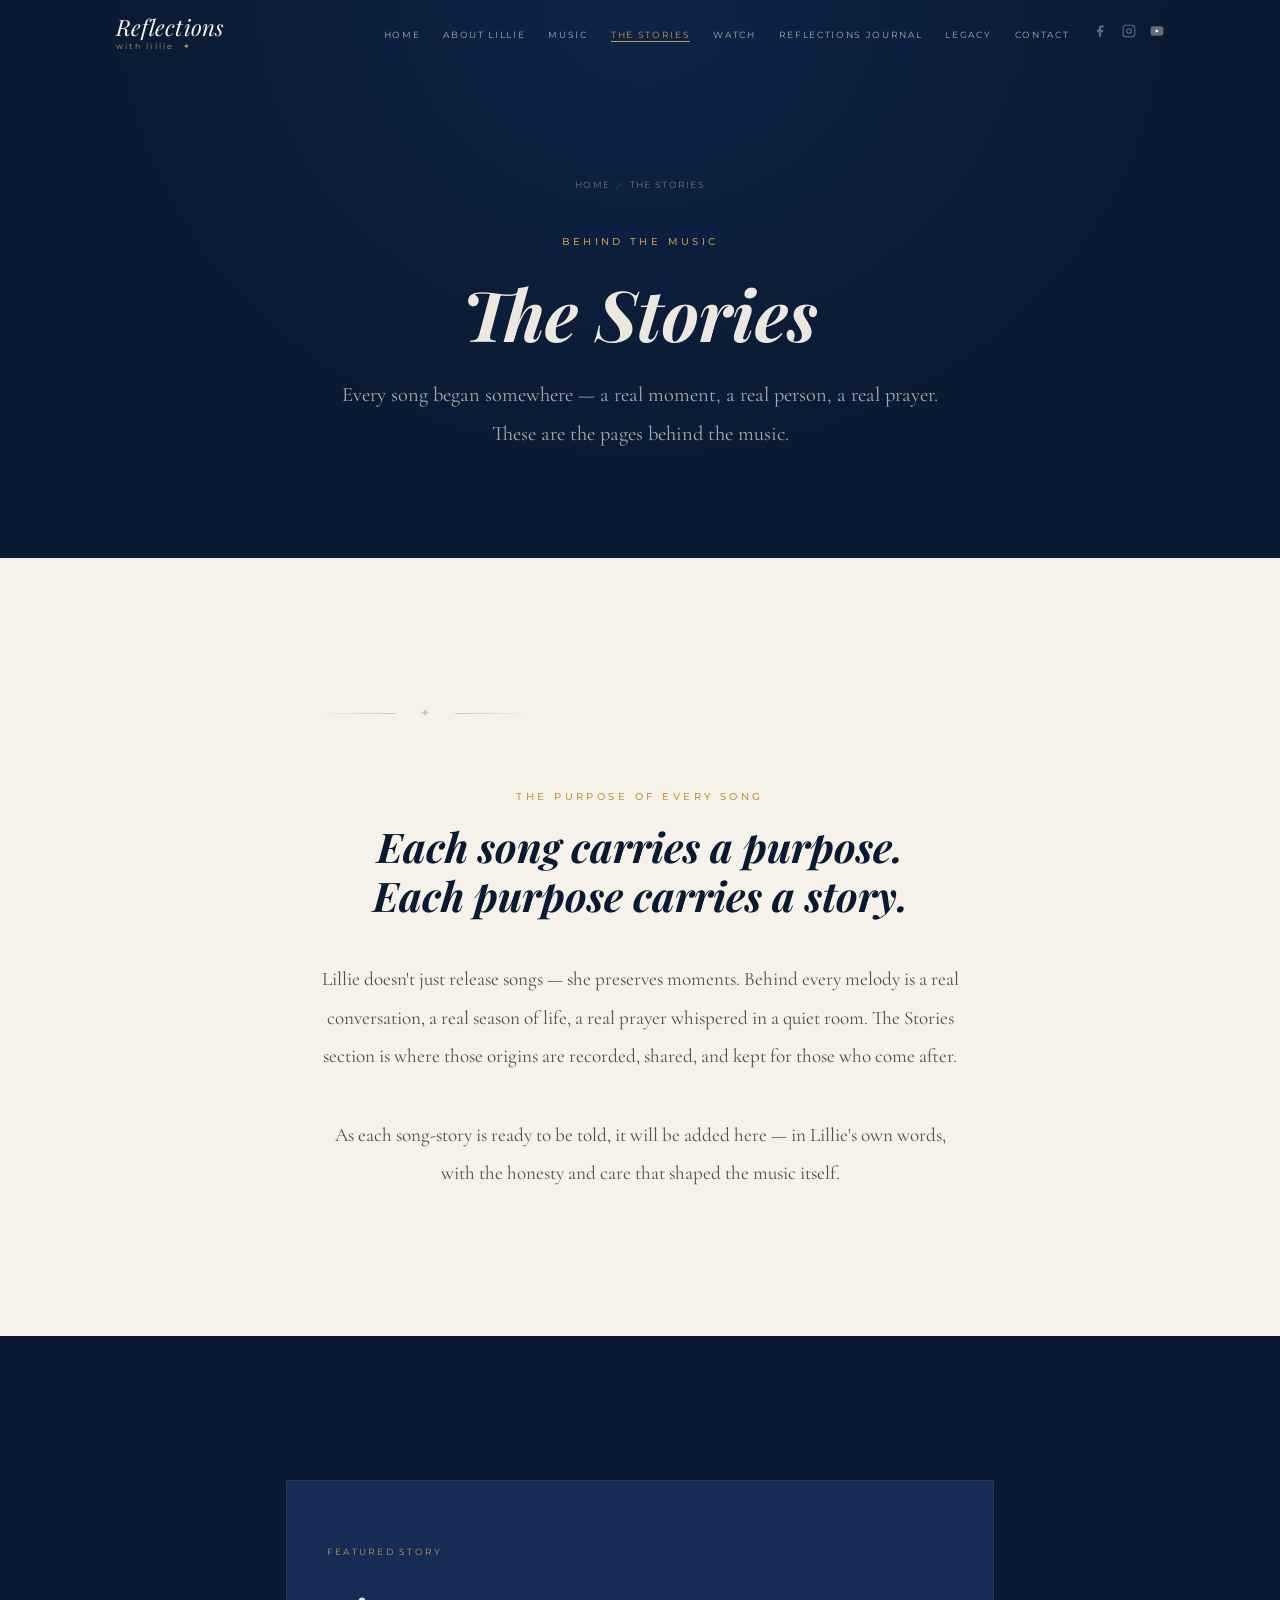
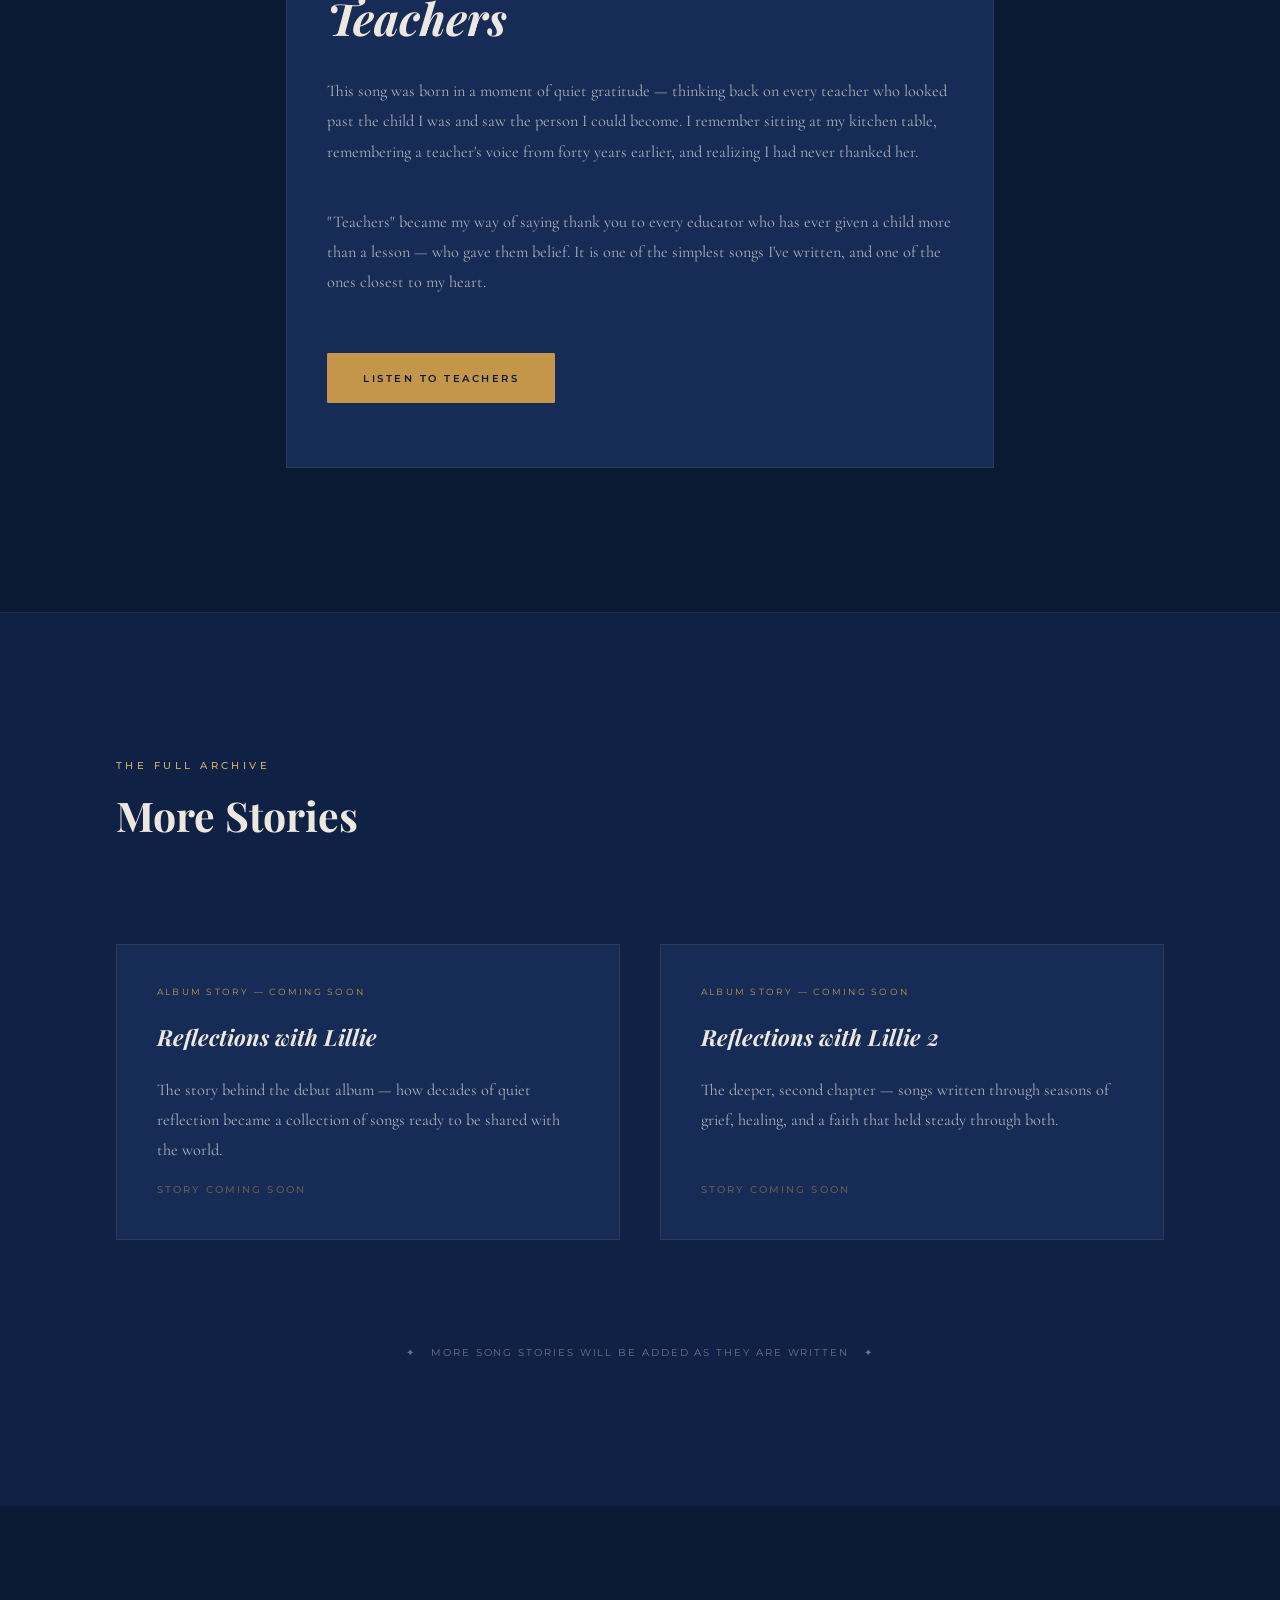
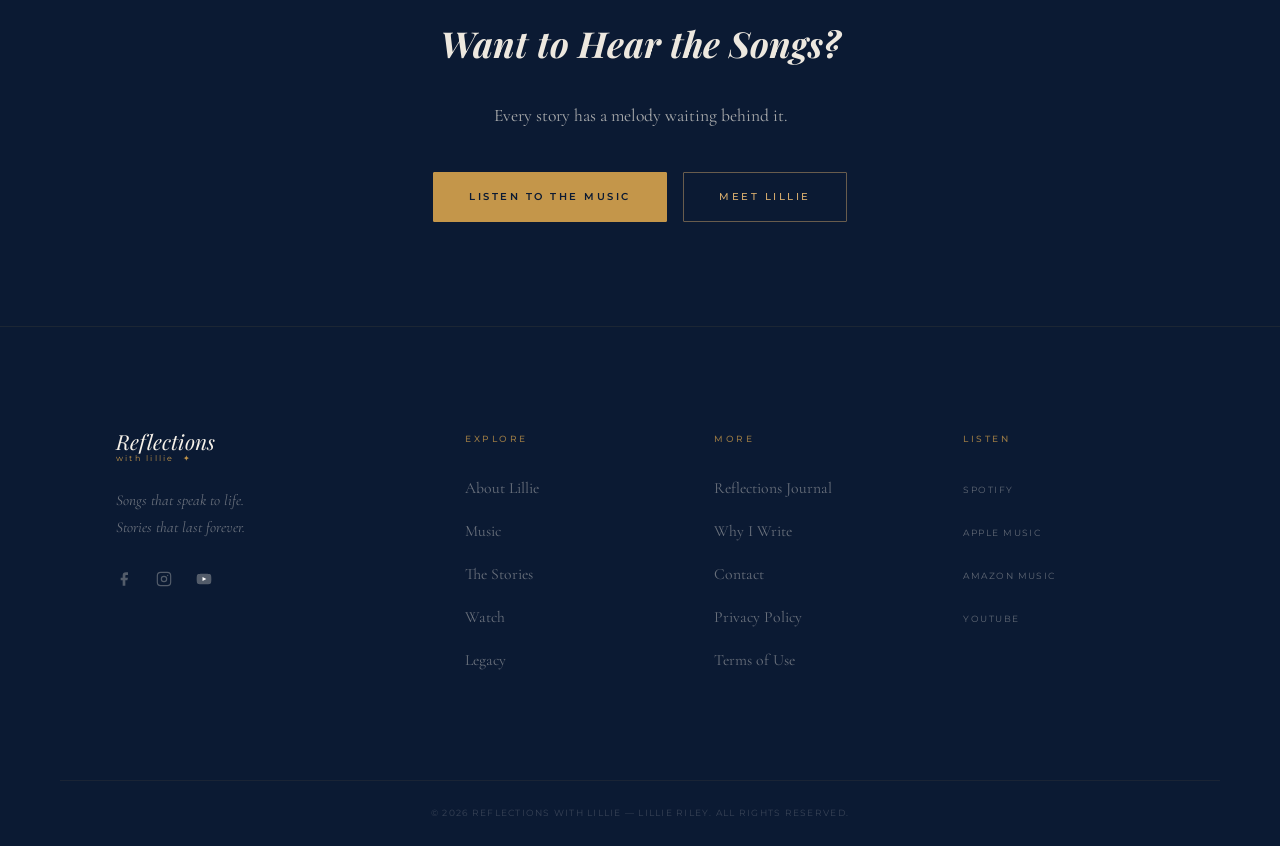
<file: stories.html>
<!DOCTYPE html>
<html lang="en">
<head>
  <meta charset="UTF-8" />
  <meta name="viewport" content="width=device-width, initial-scale=1.0" />
  <title>The Stories Behind the Songs — Reflections with Lillie</title>
  <meta name="description" content="Every song began somewhere. Discover the real moments, people, and prayers that inspired each of Lillie Riley's songs." />
  <link rel="canonical" href="https://reflectionswithlillie.com/stories.html" />

  <meta property="og:type" content="website" />
  <meta property="og:site_name" content="Reflections with Lillie" />
  <meta property="og:title" content="The Stories Behind the Songs — Reflections with Lillie" />
  <meta property="og:description" content="Every song began somewhere. Discover the real stories that inspired the music." />
  <meta property="og:url" content="https://reflectionswithlillie.com/stories.html" />
  <meta property="og:image" content="https://reflectionswithlillie.com/images/og-cover.jpg" />

  <meta name="twitter:card" content="summary_large_image" />
  <meta name="twitter:title" content="The Stories Behind the Songs — Reflections with Lillie" />

  <link rel="preconnect" href="https://fonts.googleapis.com" />
  <link rel="preconnect" href="https://fonts.gstatic.com" crossorigin />
  <link href="https://fonts.googleapis.com/css2?family=Cormorant+Garamond:ital,wght@0,300;0,400;0,500;1,300;1,400;1,500&family=Playfair+Display:ital,wght@0,400;0,700;1,400;1,700&family=Montserrat:wght@300;400;500&display=swap" rel="stylesheet" />
  <link rel="stylesheet" href="styles.css" />
</head>
<body>

  <header class="site-header" id="site-header">
    <div class="header-inner">
      <a href="index.html" class="logo" aria-label="Reflections with Lillie — Home">
        <span class="logo-script">Reflections</span>
        <span class="logo-sub">with Lillie &nbsp;✦</span>
      </a>
      <button class="nav-toggle" id="nav-toggle" aria-label="Open menu" aria-expanded="false">
        <span></span><span></span><span></span>
      </button>
      <nav class="main-nav" id="main-nav" aria-label="Main navigation">
        <button class="nav-close" id="nav-close" aria-label="Close menu">✕</button>
        <ul>
          <li><a href="index.html">Home</a></li>
          <li><a href="about.html">About Lillie</a></li>
          <li><a href="music.html">Music</a></li>
          <li><a href="stories.html" aria-current="page">The Stories</a></li>
          <li><a href="watch.html">Watch</a></li>
          <li><a href="journal.html">Reflections Journal</a></li>
          <li><a href="legacy.html">Legacy</a></li>
          <li><a href="contact.html">Contact</a></li>
        </ul>
      </nav>
      <div class="header-social" aria-label="Follow Lillie">
        <!-- Official social links: see SOCIAL_LINKS in script.js -->
        <a href="https://www.facebook.com/lillierileymusic" target="_blank" rel="noopener noreferrer" aria-label="Follow on Facebook"><svg width="14" height="14" viewBox="0 0 24 24" fill="currentColor" aria-hidden="true"><path d="M18 2h-3a5 5 0 0 0-5 5v3H7v4h3v8h4v-8h3l1-4h-4V7a1 1 0 0 1 1-1h3z"/></svg></a>
        <a href="https://www.instagram.com/reflectionswithlillie/" target="_blank" rel="noopener noreferrer" aria-label="Follow on Instagram"><svg width="14" height="14" viewBox="0 0 24 24" fill="none" stroke="currentColor" stroke-width="1.75" aria-hidden="true"><rect x="2" y="2" width="20" height="20" rx="5"/><circle cx="12" cy="12" r="4"/><circle cx="17.5" cy="6.5" r="1" fill="currentColor" stroke="none"/></svg></a>
        <a href="https://www.youtube.com/@Reflectionswithlillie" target="_blank" rel="noopener noreferrer" aria-label="Watch on YouTube"><svg width="14" height="14" viewBox="0 0 24 24" fill="currentColor" aria-hidden="true"><path d="M22.54 6.42a2.78 2.78 0 0 0-1.95-1.96C18.88 4 12 4 12 4s-6.88 0-8.59.46a2.78 2.78 0 0 0-1.95 1.96A29 29 0 0 0 1 12a29 29 0 0 0 .46 5.58A2.78 2.78 0 0 0 3.41 19.6C5.12 20 12 20 12 20s6.88 0 8.59-.4a2.78 2.78 0 0 0 1.95-1.95A29 29 0 0 0 23 12a29 29 0 0 0-.46-5.58z"/><polygon points="9.75 15.02 15.5 12 9.75 8.98 9.75 15.02" fill="white"/></svg></a>
      </div>
    </div>
  </header>

  <main id="main-content">

    <section class="page-header">
      <div class="page-header-inner">
        <p class="breadcrumb"><a href="index.html">Home</a><span class="breadcrumb-sep">／</span>The Stories</p>
        <p class="page-kicker reveal">Behind the Music</p>
        <h1 class="page-title reveal">The Stories</h1>
        <p class="page-intro reveal">
          Every song began somewhere — a real moment, a real person, a real
          prayer. These are the pages behind the music.
        </p>
      </div>
    </section>

    <!-- WHAT THIS PAGE IS -->
    <section class="content-section alt">
      <div class="container" style="max-width: 760px; text-align: center;">
        <div class="ornament-line reveal" aria-hidden="true">
          <span class="ornament-rule"></span>
          <span class="ornament-star">✦</span>
          <span class="ornament-rule"></span>
        </div>
        <p class="section-label reveal">The Purpose of Every Song</p>
        <h2 class="section-title reveal" style="color: var(--navy); margin-bottom: var(--sp-l); font-style: italic;">
          Each song carries a purpose.<br />
          Each purpose carries a story.
        </h2>
        <p class="reveal" style="font-family: var(--ff-body); font-size: clamp(1.05rem, 1.6vw, 1.2rem); color: var(--ink-mid); line-height: 2; margin-bottom: var(--sp-l);">
          Lillie doesn't just release songs — she preserves moments. Behind every
          melody is a real conversation, a real season of life, a real prayer whispered
          in a quiet room. The Stories section is where those origins are recorded,
          shared, and kept for those who come after.
        </p>
        <p class="reveal" style="font-family: var(--ff-body); font-size: clamp(1.05rem, 1.6vw, 1.2rem); color: var(--ink-mid); line-height: 2;">
          As each song-story is ready to be told, it will be added here — in Lillie's
          own words, with the honesty and care that shaped the music itself.
        </p>
      </div>
    </section>

    <!-- FEATURED STORY: Teachers -->
    <section class="content-section dark" id="teachers">
      <div class="container" style="max-width: 820px;">
        <article class="story-archive-card reveal" style="padding: var(--sp-xl) var(--sp-l);">
          <span class="story-archive-label">Featured Story</span>
          <h2 class="story-archive-title" style="font-size: clamp(2rem, 3.5vw, 2.8rem);">Teachers</h2>
          <p class="story-archive-excerpt">
            This song was born in a moment of quiet gratitude — thinking back
            on every teacher who looked past the child I was and saw the
            person I could become. I remember sitting at my kitchen table,
            remembering a teacher's voice from forty years earlier, and
            realizing I had never thanked her.
          </p>
          <p class="story-archive-excerpt" style="margin-top: var(--sp-m);">
            "Teachers" became my way of saying thank you to every educator who
            has ever given a child more than a lesson — who gave them belief.
            It is one of the simplest songs I've written, and one of the ones
            closest to my heart.
          </p>
          <a href="music.html" class="btn btn-gold reveal" style="align-self: flex-start; margin-top: var(--sp-l);">Listen to Teachers</a>
        </article>
      </div>
    </section>

    <!-- STORY ARCHIVE -->
    <section class="content-section dark-mid border-top">
      <div class="container">
        <div class="section-header reveal">
          <div>
            <p class="section-label light">The Full Archive</p>
            <h2 class="section-title light">More Stories</h2>
          </div>
        </div>

        <div class="stories-grid">

          <article class="story-archive-card reveal" data-stagger="0">
            <span class="story-archive-label">Album Story — Coming Soon</span>
            <h3 class="story-archive-title">Reflections with Lillie</h3>
            <p class="story-archive-excerpt">
              The story behind the debut album — how decades of quiet
              reflection became a collection of songs ready to be shared
              with the world.
            </p>
            <span class="door-link" style="opacity:.45; cursor: default;" aria-hidden="true">Story Coming Soon</span>
          </article>

          <article class="story-archive-card reveal" data-stagger="1">
            <span class="story-archive-label">Album Story — Coming Soon</span>
            <h3 class="story-archive-title">Reflections with Lillie 2</h3>
            <p class="story-archive-excerpt">
              The deeper, second chapter — songs written through seasons of
              grief, healing, and a faith that held steady through both.
            </p>
            <span class="door-link" style="opacity:.45; cursor: default;" aria-hidden="true">Story Coming Soon</span>
          </article>

        </div>

        <p class="reveal" style="font-family: var(--ff-ui); font-size: .6rem; letter-spacing: .2em; text-transform: uppercase; color: var(--mist-soft); text-align: center; margin-top: var(--sp-2xl);">
          ✦ &nbsp; More song stories will be added as they are written &nbsp; ✦
        </p>

      </div>
    </section>

    <!-- CTA -->
    <section class="cta-banner border-top" style="background: var(--navy);">
      <div class="cta-banner-inner">
        <h2 class="reveal">Want to Hear the Songs?</h2>
        <p class="reveal">Every story has a melody waiting behind it.</p>
        <div class="cta-banner-actions reveal">
          <a href="music.html" class="btn btn-gold">Listen to the Music</a>
          <a href="about.html" class="btn btn-outline-light">Meet Lillie</a>
        </div>
      </div>
    </section>

  </main>

  <!-- FOOTER -->
  <footer class="site-footer" aria-label="Site footer">
    <div class="footer-inner container">
      <div class="footer-brand">
        <a href="index.html" class="footer-logo" aria-label="Reflections with Lillie — Home">
          <span class="logo-script">Reflections</span>
          <span class="logo-sub">with Lillie &nbsp;✦</span>
        </a>
        <p class="footer-tagline">Songs that speak to life.<br />Stories that last forever.</p>
        <div class="footer-social" aria-label="Follow Lillie on social media">
          <!-- Official social links: see SOCIAL_LINKS in script.js -->
          <a href="https://www.facebook.com/lillierileymusic" target="_blank" rel="noopener noreferrer" aria-label="Facebook"><svg width="16" height="16" viewBox="0 0 24 24" fill="currentColor" aria-hidden="true"><path d="M18 2h-3a5 5 0 0 0-5 5v3H7v4h3v8h4v-8h3l1-4h-4V7a1 1 0 0 1 1-1h3z"/></svg></a>
          <a href="https://www.instagram.com/reflectionswithlillie/" target="_blank" rel="noopener noreferrer" aria-label="Instagram"><svg width="16" height="16" viewBox="0 0 24 24" fill="none" stroke="currentColor" stroke-width="1.75" aria-hidden="true"><rect x="2" y="2" width="20" height="20" rx="5"/><circle cx="12" cy="12" r="4"/><circle cx="17.5" cy="6.5" r="1" fill="currentColor" stroke="none"/></svg></a>
          <a href="https://www.youtube.com/@Reflectionswithlillie" target="_blank" rel="noopener noreferrer" aria-label="YouTube"><svg width="16" height="16" viewBox="0 0 24 24" fill="currentColor" aria-hidden="true"><path d="M22.54 6.42a2.78 2.78 0 0 0-1.95-1.96C18.88 4 12 4 12 4s-6.88 0-8.59.46a2.78 2.78 0 0 0-1.95 1.96A29 29 0 0 0 1 12a29 29 0 0 0 .46 5.58A2.78 2.78 0 0 0 3.41 19.6C5.12 20 12 20 12 20s6.88 0 8.59-.4a2.78 2.78 0 0 0 1.95-1.95A29 29 0 0 0 23 12a29 29 0 0 0-.46-5.58z"/><polygon points="9.75 15.02 15.5 12 9.75 8.98 9.75 15.02" fill="white"/></svg></a>
        </div>
      </div>
      <nav class="footer-nav" aria-label="Explore the site">
        <h4>Explore</h4>
        <ul>
          <li><a href="about.html">About Lillie</a></li>
          <li><a href="music.html">Music</a></li>
          <li><a href="stories.html">The Stories</a></li>
          <li><a href="watch.html">Watch</a></li>
          <li><a href="legacy.html">Legacy</a></li>
        </ul>
      </nav>
      <nav class="footer-nav" aria-label="More pages">
        <h4>More</h4>
        <ul>
          <li><a href="journal.html">Reflections Journal</a></li>
          <li><a href="about.html#why-i-write">Why I Write</a></li>
          <li><a href="contact.html">Contact</a></li>
          <li><a href="privacy.html">Privacy Policy</a></li>
          <li><a href="terms.html">Terms of Use</a></li>
        </ul>
      </nav>
      <div class="footer-listen-wrap">
        <h4>Listen</h4>
        <ul class="footer-listen">
          <!-- PLACEHOLDER: Replace # with real streaming URLs when available -->
          <li><a href="https://open.spotify.com/artist/2LuKNsGdmMvZCMLNtctDl3" aria-label="Stream on Spotify" target="_blank" rel="noopener noreferrer">Spotify</a></li>
          <li><a href="https://music.apple.com/us/artist/lillie-riley/1885630300" aria-label="Stream on Apple Music" target="_blank" rel="noopener noreferrer">Apple Music</a></li>
          <li><a href="#" aria-label="Stream on Amazon Music" data-placeholder-link="true" title="Final Amazon Music link coming soon">Amazon Music</a></li>
          <li><a href="https://www.youtube.com/@Reflectionswithlillie" target="_blank" rel="noopener noreferrer" aria-label="Watch on YouTube">YouTube</a></li>
        </ul>
      </div>
    </div>
    <div class="footer-base">
      <p>&copy; <span id="copy-year"></span> Reflections with Lillie &mdash; Lillie Riley. All rights reserved.</p>
    </div>
  </footer>

  <script src="script.js"></script>
</body>
</html>
</file>
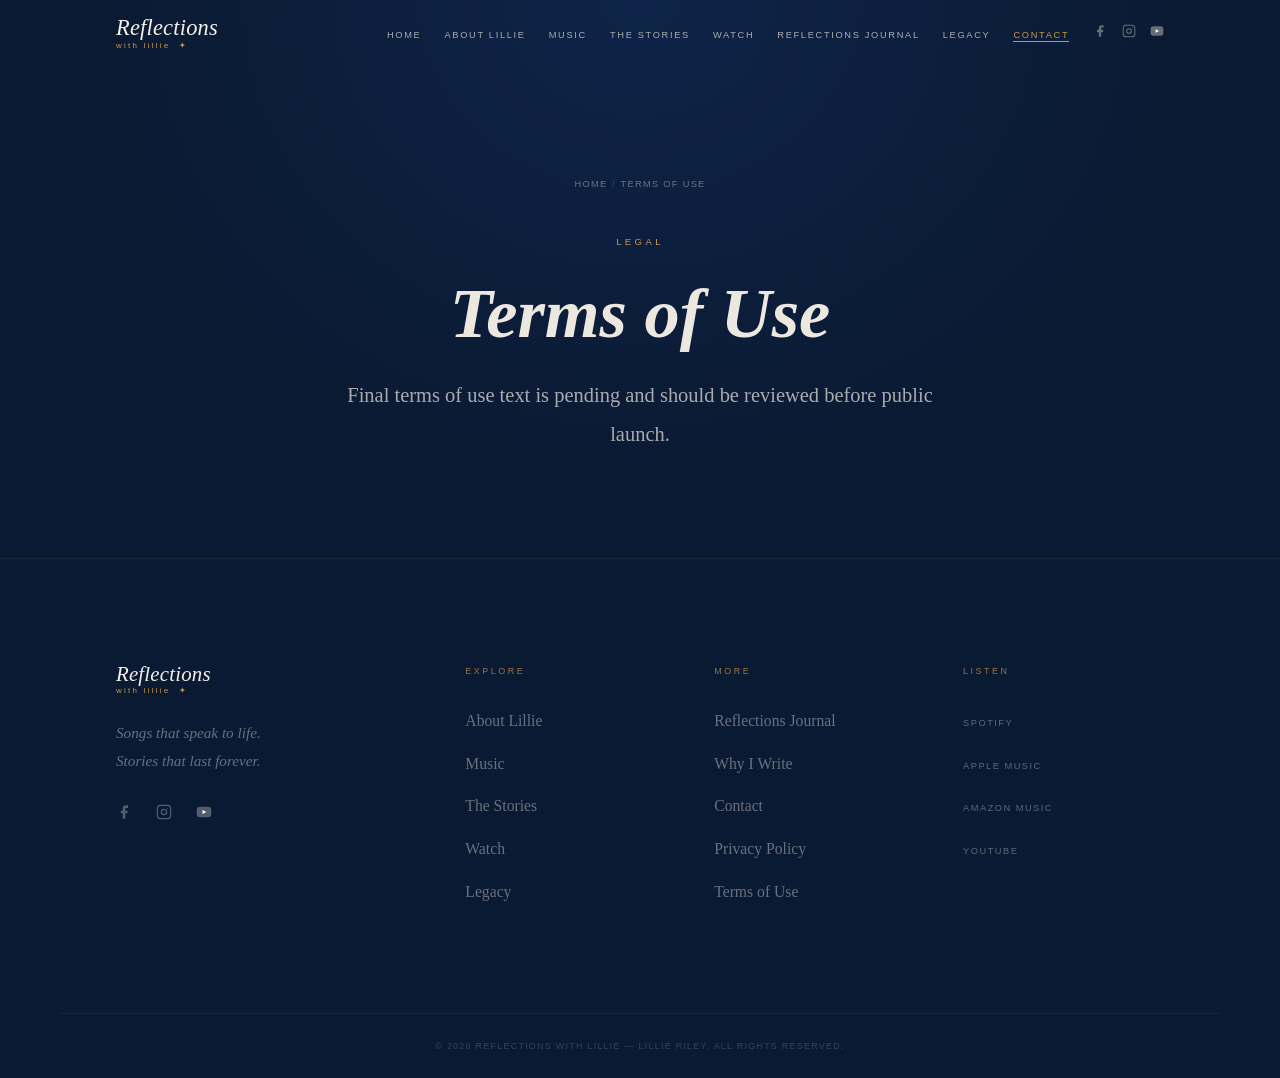
<file: terms.html>
<!DOCTYPE html>
<html lang="en">
<head>
  <meta charset="UTF-8" />
  <meta name="viewport" content="width=device-width, initial-scale=1.0" />
  <title>Terms of Use | Reflections with Lillie</title>
  <meta name="description" content="Terms of Use for Reflections with Lillie. Final legal text pending." />
  <link rel="stylesheet" href="styles.css" />
</head>
<body>

  <header class="site-header" id="site-header">
    <div class="header-inner">
      <a href="index.html" class="logo" aria-label="Reflections with Lillie — Home">
        <span class="logo-script">Reflections</span>
        <span class="logo-sub">with Lillie &nbsp;✦</span>
      </a>
      <button class="nav-toggle" id="nav-toggle" aria-label="Open menu" aria-expanded="false">
        <span></span><span></span><span></span>
      </button>
      <nav class="main-nav" id="main-nav" aria-label="Main navigation">
        <button class="nav-close" id="nav-close" aria-label="Close menu">✕</button>
        <ul>
          <li><a href="index.html">Home</a></li>
          <li><a href="about.html">About Lillie</a></li>
          <li><a href="music.html">Music</a></li>
          <li><a href="stories.html">The Stories</a></li>
          <li><a href="watch.html">Watch</a></li>
          <li><a href="journal.html">Reflections Journal</a></li>
          <li><a href="legacy.html">Legacy</a></li>
          <li><a href="contact.html" aria-current="page">Contact</a></li>
        </ul>
      </nav>
      <div class="header-social" aria-label="Follow Lillie">
        <!-- Official social links: see SOCIAL_LINKS in script.js -->
        <a href="https://www.facebook.com/lillierileymusic" target="_blank" rel="noopener noreferrer" aria-label="Follow on Facebook"><svg width="14" height="14" viewBox="0 0 24 24" fill="currentColor" aria-hidden="true"><path d="M18 2h-3a5 5 0 0 0-5 5v3H7v4h3v8h4v-8h3l1-4h-4V7a1 1 0 0 1 1-1h3z"/></svg></a>
        <a href="https://www.instagram.com/reflectionswithlillie/" target="_blank" rel="noopener noreferrer" aria-label="Follow on Instagram"><svg width="14" height="14" viewBox="0 0 24 24" fill="none" stroke="currentColor" stroke-width="1.75" aria-hidden="true"><rect x="2" y="2" width="20" height="20" rx="5"/><circle cx="12" cy="12" r="4"/><circle cx="17.5" cy="6.5" r="1" fill="currentColor" stroke="none"/></svg></a>
        <a href="https://www.youtube.com/@Reflectionswithlillie" target="_blank" rel="noopener noreferrer" aria-label="Watch on YouTube"><svg width="14" height="14" viewBox="0 0 24 24" fill="currentColor" aria-hidden="true"><path d="M22.54 6.42a2.78 2.78 0 0 0-1.95-1.96C18.88 4 12 4 12 4s-6.88 0-8.59.46a2.78 2.78 0 0 0-1.95 1.96A29 29 0 0 0 1 12a29 29 0 0 0 .46 5.58A2.78 2.78 0 0 0 3.41 19.6C5.12 20 12 20 12 20s6.88 0 8.59-.4a2.78 2.78 0 0 0 1.95-1.95A29 29 0 0 0 23 12a29 29 0 0 0-.46-5.58z"/><polygon points="9.75 15.02 15.5 12 9.75 8.98 9.75 15.02" fill="white"/></svg></a>
      </div>
    </div>
  </header>

  <main id="main-content">
    <section class="page-header">
      <div class="page-header-inner">
        <p class="breadcrumb"><a href="index.html">Home</a><span class="breadcrumb-sep">/</span>Terms of Use</p>
        <p class="page-kicker reveal">Legal</p>
        <h1 class="page-title reveal">Terms of Use</h1>
        <p class="page-intro reveal">Final terms of use text is pending and should be reviewed before public launch.</p>
      </div>
    </section>
  </main>

  <footer class="site-footer" aria-label="Site footer">
    <div class="footer-inner container">
      <div class="footer-brand">
        <a href="index.html" class="footer-logo" aria-label="Reflections with Lillie — Home">
          <span class="logo-script">Reflections</span>
          <span class="logo-sub">with Lillie &nbsp;✦</span>
        </a>
        <p class="footer-tagline">Songs that speak to life.<br />Stories that last forever.</p>
        <div class="footer-social" aria-label="Follow Lillie on social media">
          <!-- Official social links: see SOCIAL_LINKS in script.js -->
          <a href="https://www.facebook.com/lillierileymusic" target="_blank" rel="noopener noreferrer" aria-label="Facebook"><svg width="16" height="16" viewBox="0 0 24 24" fill="currentColor" aria-hidden="true"><path d="M18 2h-3a5 5 0 0 0-5 5v3H7v4h3v8h4v-8h3l1-4h-4V7a1 1 0 0 1 1-1h3z"/></svg></a>
          <a href="https://www.instagram.com/reflectionswithlillie/" target="_blank" rel="noopener noreferrer" aria-label="Instagram"><svg width="16" height="16" viewBox="0 0 24 24" fill="none" stroke="currentColor" stroke-width="1.75" aria-hidden="true"><rect x="2" y="2" width="20" height="20" rx="5"/><circle cx="12" cy="12" r="4"/><circle cx="17.5" cy="6.5" r="1" fill="currentColor" stroke="none"/></svg></a>
          <a href="https://www.youtube.com/@Reflectionswithlillie" target="_blank" rel="noopener noreferrer" aria-label="YouTube"><svg width="16" height="16" viewBox="0 0 24 24" fill="currentColor" aria-hidden="true"><path d="M22.54 6.42a2.78 2.78 0 0 0-1.95-1.96C18.88 4 12 4 12 4s-6.88 0-8.59.46a2.78 2.78 0 0 0-1.95 1.96A29 29 0 0 0 1 12a29 29 0 0 0 .46 5.58A2.78 2.78 0 0 0 3.41 19.6C5.12 20 12 20 12 20s6.88 0 8.59-.4a2.78 2.78 0 0 0 1.95-1.95A29 29 0 0 0 23 12a29 29 0 0 0-.46-5.58z"/><polygon points="9.75 15.02 15.5 12 9.75 8.98 9.75 15.02" fill="white"/></svg></a>
        </div>
      </div>
      <nav class="footer-nav" aria-label="Explore the site">
        <h4>Explore</h4>
        <ul>
          <li><a href="about.html">About Lillie</a></li>
          <li><a href="music.html">Music</a></li>
          <li><a href="stories.html">The Stories</a></li>
          <li><a href="watch.html">Watch</a></li>
          <li><a href="legacy.html">Legacy</a></li>
        </ul>
      </nav>
      <nav class="footer-nav" aria-label="More pages">
        <h4>More</h4>
        <ul>
          <li><a href="journal.html">Reflections Journal</a></li>
          <li><a href="about.html#why-i-write">Why I Write</a></li>
          <li><a href="contact.html">Contact</a></li>
          <li><a href="privacy.html">Privacy Policy</a></li>
          <li><a href="terms.html">Terms of Use</a></li>
        </ul>
      </nav>
      <div class="footer-listen-wrap">
        <h4>Listen</h4>
        <ul class="footer-listen">
          <!-- PLACEHOLDER: Replace # with real streaming URLs when available -->
          <li><a href="https://open.spotify.com/artist/2LuKNsGdmMvZCMLNtctDl3" aria-label="Stream on Spotify" target="_blank" rel="noopener noreferrer">Spotify</a></li>
          <li><a href="https://music.apple.com/us/artist/lillie-riley/1885630300" aria-label="Stream on Apple Music" target="_blank" rel="noopener noreferrer">Apple Music</a></li>
          <li><a href="#" aria-label="Stream on Amazon Music" data-placeholder-link="true" title="Final Amazon Music link coming soon">Amazon Music</a></li>
          <li><a href="https://www.youtube.com/@Reflectionswithlillie" target="_blank" rel="noopener noreferrer" aria-label="Watch on YouTube">YouTube</a></li>
        </ul>
      </div>
    </div>
    <div class="footer-base">
      <p>&copy; <span id="copy-year"></span> Reflections with Lillie &mdash; Lillie Riley. All rights reserved.</p>
    </div>
  </footer>

  <script src="script.js"></script>
</body>
</html>
</file>
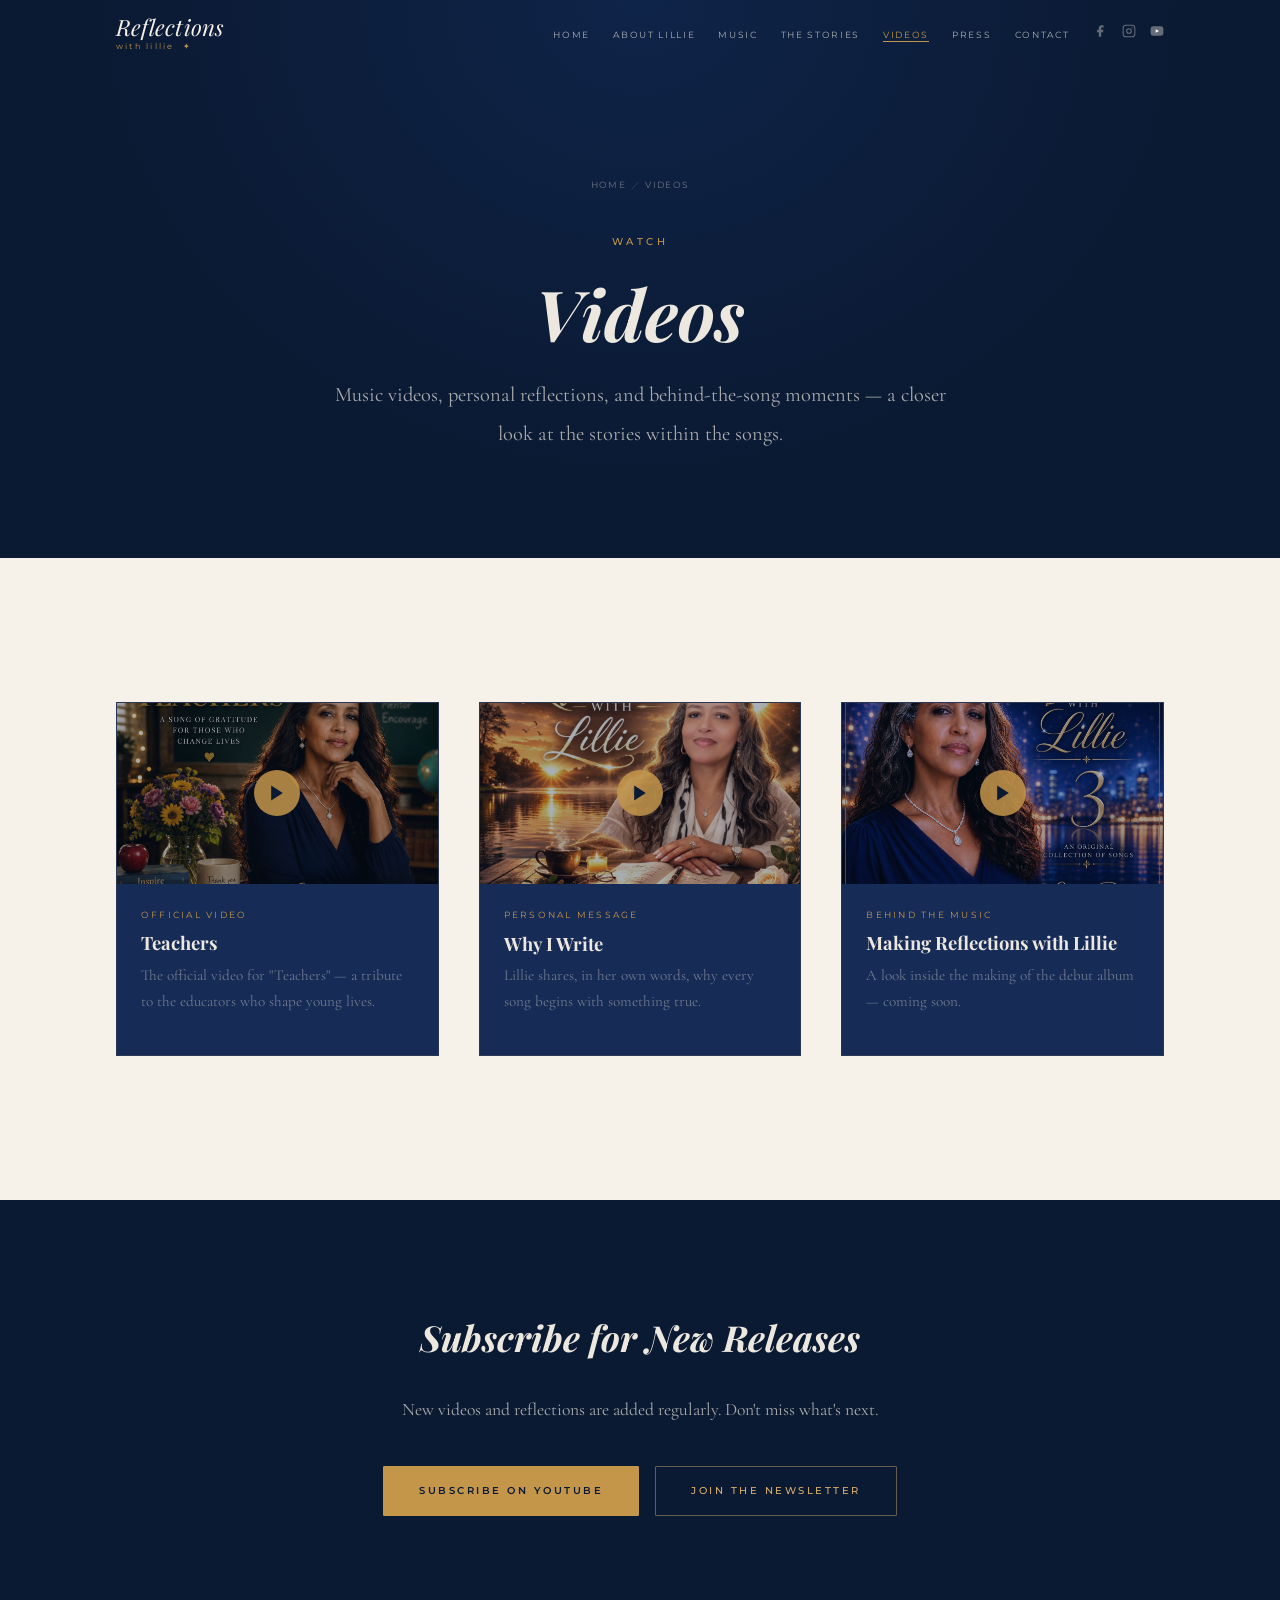
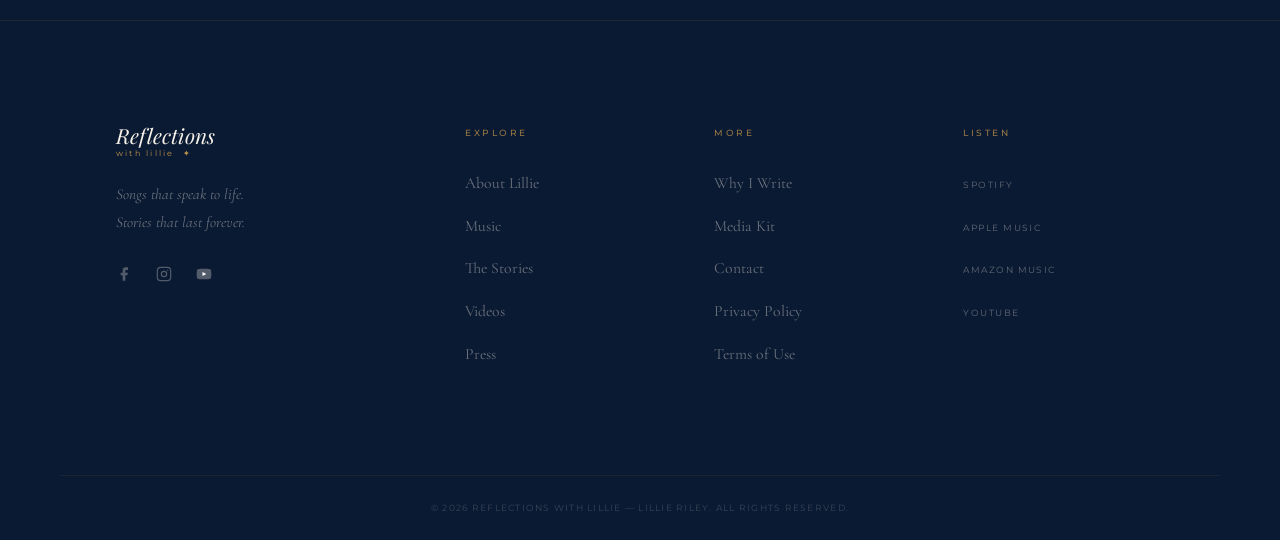
<file: videos.html>
<!DOCTYPE html>
<html lang="en">
<head>
  <meta charset="UTF-8" />
  <meta name="viewport" content="width=device-width, initial-scale=1.0" />
  <title>Videos — Watch Lillie Riley | Reflections with Lillie</title>
  <meta name="description" content="Watch music videos, behind-the-song reflections, and personal messages from Lillie Riley." />
  <link rel="canonical" href="https://reflectionswithlillie.com/videos.html" />

  <meta property="og:type" content="website" />
  <meta property="og:site_name" content="Reflections with Lillie" />
  <meta property="og:title" content="Videos — Reflections with Lillie" />
  <meta property="og:description" content="Watch music videos and reflections from Lillie Riley." />
  <meta property="og:url" content="https://reflectionswithlillie.com/videos.html" />
  <meta property="og:image" content="https://reflectionswithlillie.com/images/og-cover.jpg" />

  <meta name="twitter:card" content="summary_large_image" />
  <meta name="twitter:title" content="Videos — Reflections with Lillie" />

  <link rel="preconnect" href="https://fonts.googleapis.com" />
  <link rel="preconnect" href="https://fonts.gstatic.com" crossorigin />
  <link href="https://fonts.googleapis.com/css2?family=Cormorant+Garamond:ital,wght@0,300;0,400;0,500;1,300;1,400;1,500&family=Playfair+Display:ital,wght@0,400;0,700;1,400;1,700&family=Montserrat:wght@300;400;500&display=swap" rel="stylesheet" />
  <link rel="stylesheet" href="styles.css" />
</head>
<body>

  <header class="site-header" id="site-header">
    <div class="header-inner">
      <a href="index.html" class="logo" aria-label="Reflections with Lillie — Home">
        <span class="logo-script">Reflections</span>
        <span class="logo-sub">with Lillie &nbsp;✦</span>
      </a>
      <button class="nav-toggle" id="nav-toggle" aria-label="Open menu" aria-expanded="false">
        <span></span><span></span><span></span>
      </button>
      <nav class="main-nav" id="main-nav" aria-label="Main navigation">
        <button class="nav-close" id="nav-close" aria-label="Close menu">✕</button>
        <ul>
          <li><a href="index.html">Home</a></li>
          <li><a href="about.html">About Lillie</a></li>
          <li><a href="music.html">Music</a></li>
          <li><a href="stories.html">The Stories</a></li>
          <li><a href="videos.html" aria-current="page">Videos</a></li>
          <li><a href="press.html">Press</a></li>
          <li><a href="contact.html">Contact</a></li>
        </ul>
      </nav>
      <div class="header-social" aria-label="Follow Lillie">
        <a href="https://www.facebook.com/lillierileymusic" target="_blank" rel="noopener noreferrer" aria-label="Follow on Facebook"><svg width="14" height="14" viewBox="0 0 24 24" fill="currentColor" aria-hidden="true"><path d="M18 2h-3a5 5 0 0 0-5 5v3H7v4h3v8h4v-8h3l1-4h-4V7a1 1 0 0 1 1-1h3z"/></svg></a>
        <a href="https://www.instagram.com/reflectionswithlillie/" target="_blank" rel="noopener noreferrer" aria-label="Follow on Instagram"><svg width="14" height="14" viewBox="0 0 24 24" fill="none" stroke="currentColor" stroke-width="1.75" aria-hidden="true"><rect x="2" y="2" width="20" height="20" rx="5"/><circle cx="12" cy="12" r="4"/><circle cx="17.5" cy="6.5" r="1" fill="currentColor" stroke="none"/></svg></a>
        <a href="https://www.youtube.com/@Reflectionswithlillie" target="_blank" rel="noopener noreferrer" aria-label="Watch on YouTube"><svg width="14" height="14" viewBox="0 0 24 24" fill="currentColor" aria-hidden="true"><path d="M22.54 6.42a2.78 2.78 0 0 0-1.95-1.96C18.88 4 12 4 12 4s-6.88 0-8.59.46a2.78 2.78 0 0 0-1.95 1.96A29 29 0 0 0 1 12a29 29 0 0 0 .46 5.58A2.78 2.78 0 0 0 3.41 19.6C5.12 20 12 20 12 20s6.88 0 8.59-.4a2.78 2.78 0 0 0 1.95-1.95A29 29 0 0 0 23 12a29 29 0 0 0-.46-5.58z"/><polygon points="9.75 15.02 15.5 12 9.75 8.98 9.75 15.02" fill="white"/></svg></a>
      </div>
    </div>
  </header>

  <main id="main-content">

    <section class="page-header">
      <div class="page-header-inner">
        <p class="breadcrumb"><a href="index.html">Home</a><span class="breadcrumb-sep">／</span>Videos</p>
        <p class="page-kicker reveal">Watch</p>
        <h1 class="page-title reveal">Videos</h1>
        <p class="page-intro reveal">
          Music videos, personal reflections, and behind-the-song moments —
          a closer look at the stories within the songs.
        </p>
      </div>
    </section>

    <section class="content-section alt">
      <div class="container">
        <div class="video-grid">

          <article class="video-card reveal" data-stagger="0">
            <a href="#" class="video-thumb" data-label="Teachers — Official Video" aria-label="Watch Teachers official video" onerror-placeholder data-placeholder-link="true" title="Final YouTube/video link coming soon">
              <img src="images/videos/teachers-video.jpg" alt="Teachers upcoming single artwork by Lillie Riley" onerror="this.closest('.video-thumb').classList.add('img-fallback')" />
              <span class="video-play-icon" aria-hidden="true">
                <svg viewBox="0 0 24 24" fill="currentColor" width="20" height="20"><polygon points="5 3 19 12 5 21 5 3"/></svg>
              </span>
            </a>
            <div class="video-info">
              <span class="video-type">Official Video</span>
              <h3 class="video-title">Teachers</h3>
              <p class="video-desc">The official video for "Teachers" — a tribute to the educators who shape young lives.</p>
            </div>
          </article>

          <article class="video-card reveal" data-stagger="1">
            <a href="#" class="video-thumb" data-label="Why I Write — A Personal Message" aria-label="Watch Why I Write personal message" data-placeholder-link="true" title="Final YouTube/video link coming soon">
              <img src="images/videos/why-i-write.jpg" alt="Why I Write — personal message from Lillie" onerror="this.closest('.video-thumb').classList.add('img-fallback')" />
              <span class="video-play-icon" aria-hidden="true">
                <svg viewBox="0 0 24 24" fill="currentColor" width="20" height="20"><polygon points="5 3 19 12 5 21 5 3"/></svg>
              </span>
            </a>
            <div class="video-info">
              <span class="video-type">Personal Message</span>
              <h3 class="video-title">Why I Write</h3>
              <p class="video-desc">Lillie shares, in her own words, why every song begins with something true.</p>
            </div>
          </article>

          <article class="video-card reveal" data-stagger="2">
            <a href="#" class="video-thumb" data-label="Behind Reflections with Lillie" aria-label="Watch behind the scenes of Reflections with Lillie" data-placeholder-link="true" title="Final YouTube/video link coming soon">
              <img src="images/videos/behind-the-album.jpg" alt="Behind the scenes of Reflections with Lillie" onerror="this.closest('.video-thumb').classList.add('img-fallback')" />
              <span class="video-play-icon" aria-hidden="true">
                <svg viewBox="0 0 24 24" fill="currentColor" width="20" height="20"><polygon points="5 3 19 12 5 21 5 3"/></svg>
              </span>
            </a>
            <div class="video-info">
              <span class="video-type">Behind the Music</span>
              <h3 class="video-title">Making Reflections with Lillie</h3>
              <p class="video-desc">A look inside the making of the debut album — coming soon.</p>
            </div>
          </article>

        </div>
      </div>
    </section>

    <section class="cta-banner border-top" style="background: var(--navy);">
      <div class="cta-banner-inner">
        <h2 class="reveal">Subscribe for New Releases</h2>
        <p class="reveal">New videos and reflections are added regularly. Don't miss what's next.</p>
        <div class="cta-banner-actions reveal">
          <a href="https://www.youtube.com/@Reflectionswithlillie" target="_blank" rel="noopener noreferrer" class="btn btn-gold" aria-label="Subscribe on YouTube">Subscribe on YouTube</a>
          <a href="index.html#newsletter" class="btn btn-outline-light">Join the Newsletter</a>
        </div>
      </div>
    </section>

  </main>

  <footer class="site-footer" aria-label="Site footer">
    <div class="footer-inner container">
      <div class="footer-brand">
        <a href="index.html" class="footer-logo" aria-label="Reflections with Lillie — Home">
          <span class="logo-script">Reflections</span>
          <span class="logo-sub">with Lillie &nbsp;✦</span>
        </a>
        <p class="footer-tagline">Songs that speak to life.<br />Stories that last forever.</p>
        <div class="footer-social" aria-label="Follow Lillie on social media">
          <a href="https://www.facebook.com/lillierileymusic" target="_blank" rel="noopener noreferrer" aria-label="Facebook"><svg width="16" height="16" viewBox="0 0 24 24" fill="currentColor" aria-hidden="true"><path d="M18 2h-3a5 5 0 0 0-5 5v3H7v4h3v8h4v-8h3l1-4h-4V7a1 1 0 0 1 1-1h3z"/></svg></a>
          <a href="https://www.instagram.com/reflectionswithlillie/" target="_blank" rel="noopener noreferrer" aria-label="Instagram"><svg width="16" height="16" viewBox="0 0 24 24" fill="none" stroke="currentColor" stroke-width="1.75" aria-hidden="true"><rect x="2" y="2" width="20" height="20" rx="5"/><circle cx="12" cy="12" r="4"/><circle cx="17.5" cy="6.5" r="1" fill="currentColor" stroke="none"/></svg></a>
          <a href="https://www.youtube.com/@Reflectionswithlillie" target="_blank" rel="noopener noreferrer" aria-label="YouTube"><svg width="16" height="16" viewBox="0 0 24 24" fill="currentColor" aria-hidden="true"><path d="M22.54 6.42a2.78 2.78 0 0 0-1.95-1.96C18.88 4 12 4 12 4s-6.88 0-8.59.46a2.78 2.78 0 0 0-1.95 1.96A29 29 0 0 0 1 12a29 29 0 0 0 .46 5.58A2.78 2.78 0 0 0 3.41 19.6C5.12 20 12 20 12 20s6.88 0 8.59-.4a2.78 2.78 0 0 0 1.95-1.95A29 29 0 0 0 23 12a29 29 0 0 0-.46-5.58z"/><polygon points="9.75 15.02 15.5 12 9.75 8.98 9.75 15.02" fill="white"/></svg></a>
        </div>
      </div>
      <nav class="footer-nav" aria-label="Explore the site">
        <h4>Explore</h4>
        <ul>
          <li><a href="about.html">About Lillie</a></li>
          <li><a href="music.html">Music</a></li>
          <li><a href="stories.html">The Stories</a></li>
          <li><a href="videos.html">Videos</a></li>
          <li><a href="press.html">Press</a></li>
        </ul>
      </nav>
      <nav class="footer-nav" aria-label="More pages">
        <h4>More</h4>
        <ul>
          <li><a href="about.html#why-i-write">Why I Write</a></li>
          <li><a href="press.html#media-kit">Media Kit</a></li>
          <li><a href="contact.html">Contact</a></li>
          <li><a href="privacy.html">Privacy Policy</a></li>
          <li><a href="terms.html">Terms of Use</a></li>
        </ul>
      </nav>
      <div class="footer-listen-wrap">
        <h4>Listen</h4>
        <ul class="footer-listen">
          <li><a href="https://open.spotify.com/artist/2LuKNsGdmMvZCMLNtctDl3" aria-label="Stream on Spotify" target="_blank" rel="noopener noreferrer">Spotify</a></li>
          <li><a href="https://music.apple.com/us/artist/lillie-riley/1885630300" aria-label="Stream on Apple Music" target="_blank" rel="noopener noreferrer">Apple Music</a></li>
          <li><a href="#" aria-label="Stream on Amazon Music" data-placeholder-link="true" title="Final Amazon Music link coming soon">Amazon Music</a></li>
          <li><a href="https://www.youtube.com/@Reflectionswithlillie" target="_blank" rel="noopener noreferrer" aria-label="Watch on YouTube">YouTube</a></li>
        </ul>
      </div>
    </div>
    <div class="footer-base">
      <p>&copy; <span id="copy-year"></span> Reflections with Lillie &mdash; Lillie Riley. All rights reserved.</p>
    </div>
  </footer>

  <script src="script.js"></script>
</body>
</html>
</file>
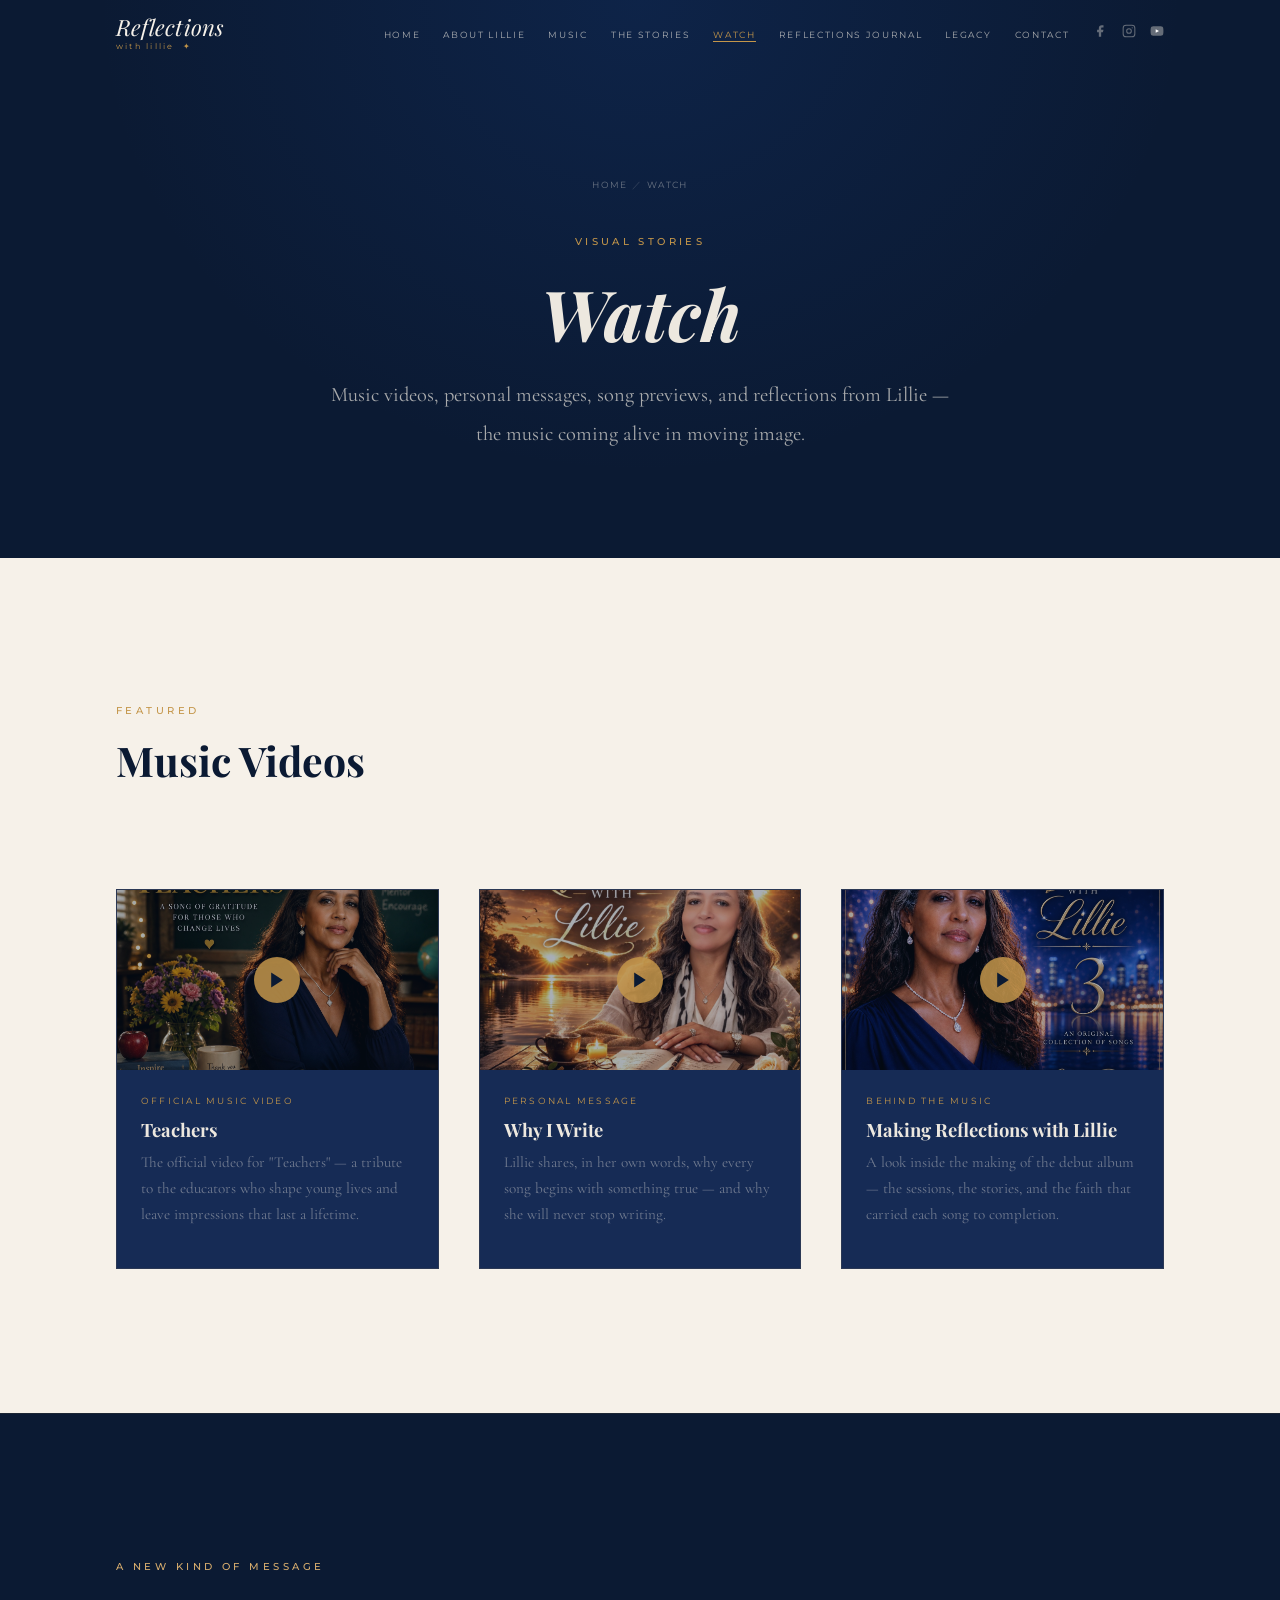
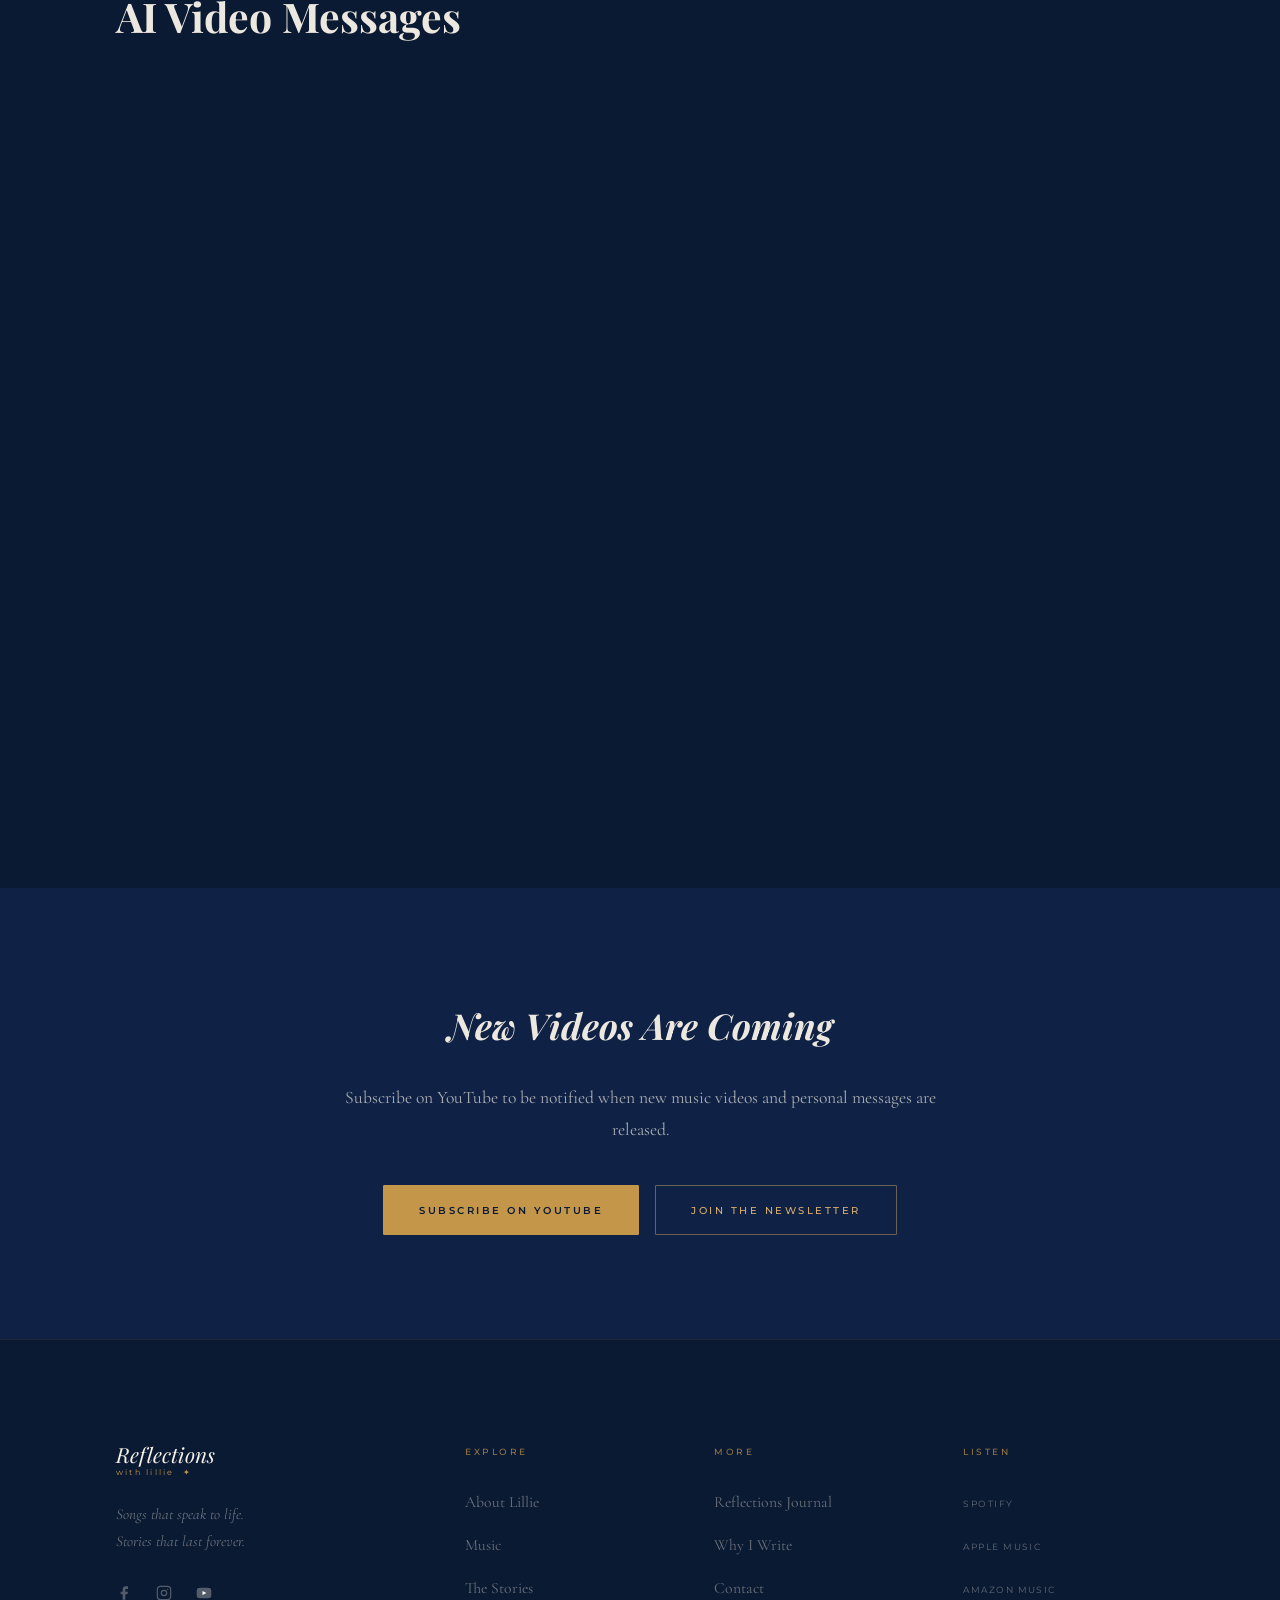
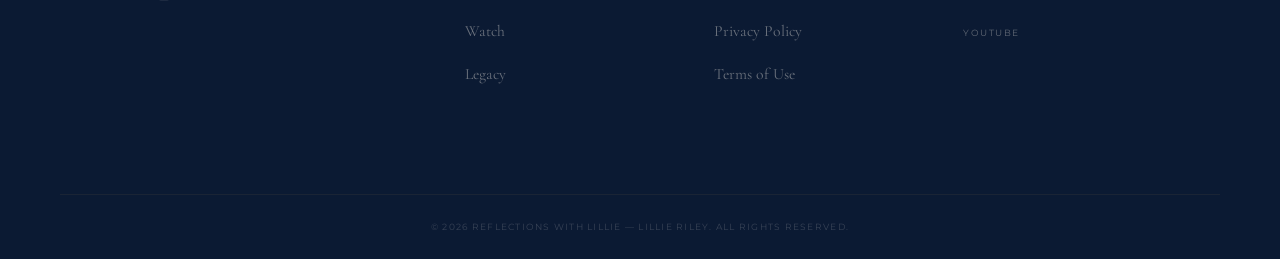
<file: watch.html>
<!DOCTYPE html>
<html lang="en">
<head>
  <meta charset="UTF-8" />
  <meta name="viewport" content="width=device-width, initial-scale=1.0" />
  <title>Watch — Music Videos &amp; Visual Stories | Reflections with Lillie</title>
  <meta name="description" content="Watch music videos, personal AI video messages, song previews, and visual reflections from Lillie Riley — songwriter and creator of Reflections with Lillie." />
  <link rel="canonical" href="https://reflectionswithlillie.com/watch.html" />

  <meta property="og:type" content="website" />
  <meta property="og:site_name" content="Reflections with Lillie" />
  <meta property="og:title" content="Watch — Reflections with Lillie" />
  <meta property="og:description" content="Music videos, personal messages, and visual reflections from Lillie Riley." />
  <meta property="og:url" content="https://reflectionswithlillie.com/watch.html" />
  <meta property="og:image" content="https://reflectionswithlillie.com/images/og-cover.jpg" />

  <meta name="twitter:card" content="summary_large_image" />
  <meta name="twitter:title" content="Watch — Reflections with Lillie" />

  <link rel="preconnect" href="https://fonts.googleapis.com" />
  <link rel="preconnect" href="https://fonts.gstatic.com" crossorigin />
  <link href="https://fonts.googleapis.com/css2?family=Cormorant+Garamond:ital,wght@0,300;0,400;0,500;1,300;1,400;1,500&family=Playfair+Display:ital,wght@0,400;0,700;1,400;1,700&family=Montserrat:wght@300;400;500&display=swap" rel="stylesheet" />
  <link rel="stylesheet" href="styles.css" />
</head>
<body>

  <header class="site-header" id="site-header">
    <div class="header-inner">
      <a href="index.html" class="logo" aria-label="Reflections with Lillie — Home">
        <span class="logo-script">Reflections</span>
        <span class="logo-sub">with Lillie &nbsp;✦</span>
      </a>
      <button class="nav-toggle" id="nav-toggle" aria-label="Open menu" aria-expanded="false">
        <span></span><span></span><span></span>
      </button>
      <nav class="main-nav" id="main-nav" aria-label="Main navigation">
        <button class="nav-close" id="nav-close" aria-label="Close menu">✕</button>
        <ul>
          <li><a href="index.html">Home</a></li>
          <li><a href="about.html">About Lillie</a></li>
          <li><a href="music.html">Music</a></li>
          <li><a href="stories.html">The Stories</a></li>
          <li><a href="watch.html" aria-current="page">Watch</a></li>
          <li><a href="journal.html">Reflections Journal</a></li>
          <li><a href="legacy.html">Legacy</a></li>
          <li><a href="contact.html">Contact</a></li>
        </ul>
      </nav>
      <div class="header-social" aria-label="Follow Lillie">
        <!-- Official social links: see SOCIAL_LINKS in script.js -->
        <a href="https://www.facebook.com/lillierileymusic" target="_blank" rel="noopener noreferrer" aria-label="Follow on Facebook"><svg width="14" height="14" viewBox="0 0 24 24" fill="currentColor" aria-hidden="true"><path d="M18 2h-3a5 5 0 0 0-5 5v3H7v4h3v8h4v-8h3l1-4h-4V7a1 1 0 0 1 1-1h3z"/></svg></a>
        <a href="https://www.instagram.com/reflectionswithlillie/" target="_blank" rel="noopener noreferrer" aria-label="Follow on Instagram"><svg width="14" height="14" viewBox="0 0 24 24" fill="none" stroke="currentColor" stroke-width="1.75" aria-hidden="true"><rect x="2" y="2" width="20" height="20" rx="5"/><circle cx="12" cy="12" r="4"/><circle cx="17.5" cy="6.5" r="1" fill="currentColor" stroke="none"/></svg></a>
        <a href="https://www.youtube.com/@Reflectionswithlillie" target="_blank" rel="noopener noreferrer" aria-label="Watch on YouTube"><svg width="14" height="14" viewBox="0 0 24 24" fill="currentColor" aria-hidden="true"><path d="M22.54 6.42a2.78 2.78 0 0 0-1.95-1.96C18.88 4 12 4 12 4s-6.88 0-8.59.46a2.78 2.78 0 0 0-1.95 1.96A29 29 0 0 0 1 12a29 29 0 0 0 .46 5.58A2.78 2.78 0 0 0 3.41 19.6C5.12 20 12 20 12 20s6.88 0 8.59-.4a2.78 2.78 0 0 0 1.95-1.95A29 29 0 0 0 23 12a29 29 0 0 0-.46-5.58z"/><polygon points="9.75 15.02 15.5 12 9.75 8.98 9.75 15.02" fill="white"/></svg></a>
      </div>
    </div>
  </header>

  <main id="main-content">

    <!-- PAGE HEADER -->
    <section class="page-header">
      <div class="page-header-inner">
        <p class="breadcrumb"><a href="index.html">Home</a><span class="breadcrumb-sep">／</span>Watch</p>
        <p class="page-kicker reveal">Visual Stories</p>
        <h1 class="page-title reveal">Watch</h1>
        <p class="page-intro reveal">
          Music videos, personal messages, song previews, and reflections
          from Lillie — the music coming alive in moving image.
        </p>
      </div>
    </section>


    <!-- ═══════════════════════════════════════
         FEATURED VIDEO
         Highlight the most important video first.
    ═══════════════════════════════════════ -->
    <section class="content-section alt" id="featured">
      <div class="container">

        <p class="section-label reveal">Featured</p>
        <h2 class="section-title reveal" style="color: var(--navy); margin-bottom: var(--sp-2xl);">Music Videos</h2>

        <div class="video-grid">

          <!-- VIDEO 1: Teachers -->
          <article class="video-card reveal" data-stagger="0">
            <!-- PLACEHOLDER: Replace # with real YouTube URL when available -->
            <!-- PLACEHOLDER: Place images/videos/teachers-video.jpg in images/ folder -->
            <a href="#" class="video-thumb" aria-label="Watch Teachers official music video" data-placeholder-link="true" title="Final YouTube/video link coming soon">
              <img
                src="images/videos/teachers-video.jpg"
                alt="Teachers upcoming single artwork by Lillie Riley"
                onerror="this.closest('.video-thumb').classList.add('img-fallback'); this.closest('.video-thumb').dataset.label='Teachers'"
              />
              <span class="video-play-icon" aria-hidden="true">
                <svg viewBox="0 0 24 24" fill="currentColor" width="20" height="20"><polygon points="5 3 19 12 5 21 5 3"/></svg>
              </span>
            </a>
            <div class="video-info">
              <span class="video-type">Official Music Video</span>
              <h3 class="video-title">Teachers</h3>
              <p class="video-desc">The official video for "Teachers" — a tribute to the educators who shape young lives and leave impressions that last a lifetime.</p>
            </div>
          </article>

          <!-- VIDEO 2: Why I Write personal message -->
          <article class="video-card reveal" data-stagger="1">
            <!-- PLACEHOLDER: Replace # with real YouTube URL when available -->
            <!-- PLACEHOLDER: Place images/videos/why-i-write.jpg in images/ folder -->
            <a href="#" class="video-thumb" aria-label="Watch Why I Write — a personal message from Lillie" data-placeholder-link="true" title="Final YouTube/video link coming soon">
              <img
                src="images/videos/why-i-write.jpg"
                alt="Why I Write — a personal message from Lillie Riley"
                onerror="this.closest('.video-thumb').classList.add('img-fallback'); this.closest('.video-thumb').dataset.label='Why I Write'"
              />
              <span class="video-play-icon" aria-hidden="true">
                <svg viewBox="0 0 24 24" fill="currentColor" width="20" height="20"><polygon points="5 3 19 12 5 21 5 3"/></svg>
              </span>
            </a>
            <div class="video-info">
              <span class="video-type">Personal Message</span>
              <h3 class="video-title">Why I Write</h3>
              <p class="video-desc">Lillie shares, in her own words, why every song begins with something true — and why she will never stop writing.</p>
            </div>
          </article>

          <!-- VIDEO 3: Behind the Album -->
          <article class="video-card reveal" data-stagger="2">
            <!-- PLACEHOLDER: Replace # with real YouTube URL when available -->
            <!-- PLACEHOLDER: Place images/videos/behind-the-album.jpg in images/ folder -->
            <a href="#" class="video-thumb" aria-label="Watch behind the scenes of Reflections with Lillie" data-placeholder-link="true" title="Final YouTube/video link coming soon">
              <img
                src="images/videos/behind-the-album.jpg"
                alt="Behind the scenes of making Reflections with Lillie"
                onerror="this.closest('.video-thumb').classList.add('img-fallback'); this.closest('.video-thumb').dataset.label='Making Reflections with Lillie'"
              />
              <span class="video-play-icon" aria-hidden="true">
                <svg viewBox="0 0 24 24" fill="currentColor" width="20" height="20"><polygon points="5 3 19 12 5 21 5 3"/></svg>
              </span>
            </a>
            <div class="video-info">
              <span class="video-type">Behind the Music</span>
              <h3 class="video-title">Making Reflections with Lillie</h3>
              <p class="video-desc">A look inside the making of the debut album — the sessions, the stories, and the faith that carried each song to completion.</p>
            </div>
          </article>

        </div>
      </div>
    </section>


    <!-- ═══════════════════════════════════════
         AI VIDEO MESSAGES
         Separate section for AI-generated visual messages.
    ═══════════════════════════════════════ -->
    <section class="content-section dark border-top" id="messages">
      <div class="container">

        <div class="section-header reveal">
          <div>
            <p class="section-label light">A New Kind of Message</p>
            <h2 class="section-title light">AI Video Messages</h2>
          </div>
        </div>

        <p class="reveal" style="font-family: var(--ff-body); font-size: clamp(1.05rem, 1.6vw, 1.2rem); color: var(--mist-mid); line-height: 2; max-width: 680px; margin-bottom: var(--sp-2xl);">
          Lillie is bringing her reflections to life in a new way — through personal AI-assisted
          video messages. These are not performances. They are conversations — direct, intimate,
          and honest. Words meant for seasons you may be walking through right now.
        </p>

        <div class="video-grid">

          <!-- AI VIDEO PLACEHOLDER 1 -->
          <article class="video-card reveal" data-stagger="0">
            <!-- PLACEHOLDER: Replace # with real video URL when available -->
            <a href="#" class="video-thumb" aria-label="Watch AI video message — Coming Soon" data-placeholder-link="true" title="Final YouTube/video link coming soon">
              <div style="
                width: 100%;
                height: 100%;
                min-height: 200px;
                background: linear-gradient(145deg, var(--navy-mid), var(--navy-lt));
                display: flex;
                align-items: center;
                justify-content: center;
                flex-direction: column;
                gap: .75rem;
              ">
                <span style="font-family: var(--ff-display); font-style: italic; font-size: 1.1rem; color: var(--mist-soft);">Coming Soon</span>
                <span style="font-family: var(--ff-ui); font-size: .54rem; letter-spacing: .22em; text-transform: uppercase; color: var(--gold); opacity: .6;">First Message</span>
              </div>
              <span class="video-play-icon" aria-hidden="true" style="opacity:.4;">
                <svg viewBox="0 0 24 24" fill="currentColor" width="20" height="20"><polygon points="5 3 19 12 5 21 5 3"/></svg>
              </span>
            </a>
            <div class="video-info">
              <span class="video-type">AI Video Message</span>
              <h3 class="video-title">A Word for Your Season</h3>
              <p class="video-desc">Lillie's first personal AI video message — for those who need to hear that they are not walking through this alone.</p>
            </div>
          </article>

          <!-- AI VIDEO PLACEHOLDER 2 -->
          <article class="video-card reveal" data-stagger="1">
            <!-- PLACEHOLDER: Replace # with real video URL when available -->
            <a href="#" class="video-thumb" aria-label="Watch AI video message — Coming Soon" data-placeholder-link="true" title="Final YouTube/video link coming soon">
              <div style="
                width: 100%;
                height: 100%;
                min-height: 200px;
                background: linear-gradient(145deg, var(--navy-mid), var(--navy-lt));
                display: flex;
                align-items: center;
                justify-content: center;
                flex-direction: column;
                gap: .75rem;
              ">
                <span style="font-family: var(--ff-display); font-style: italic; font-size: 1.1rem; color: var(--mist-soft);">Coming Soon</span>
                <span style="font-family: var(--ff-ui); font-size: .54rem; letter-spacing: .22em; text-transform: uppercase; color: var(--gold); opacity: .6;">Second Message</span>
              </div>
              <span class="video-play-icon" aria-hidden="true" style="opacity:.4;">
                <svg viewBox="0 0 24 24" fill="currentColor" width="20" height="20"><polygon points="5 3 19 12 5 21 5 3"/></svg>
              </span>
            </a>
            <div class="video-info">
              <span class="video-type">AI Video Message</span>
              <h3 class="video-title">On Grief and Grace</h3>
              <p class="video-desc">A message for those navigating loss — honoring what was, trusting what is, and holding on to what remains.</p>
            </div>
          </article>

          <!-- AI VIDEO PLACEHOLDER 3 -->
          <article class="video-card reveal" data-stagger="2">
            <!-- PLACEHOLDER: Replace # with real video URL when available -->
            <a href="#" class="video-thumb" aria-label="Watch AI video message — Coming Soon" data-placeholder-link="true" title="Final YouTube/video link coming soon">
              <div style="
                width: 100%;
                height: 100%;
                min-height: 200px;
                background: linear-gradient(145deg, var(--navy-mid), var(--navy-lt));
                display: flex;
                align-items: center;
                justify-content: center;
                flex-direction: column;
                gap: .75rem;
              ">
                <span style="font-family: var(--ff-display); font-style: italic; font-size: 1.1rem; color: var(--mist-soft);">Coming Soon</span>
                <span style="font-family: var(--ff-ui); font-size: .54rem; letter-spacing: .22em; text-transform: uppercase; color: var(--gold); opacity: .6;">Third Message</span>
              </div>
              <span class="video-play-icon" aria-hidden="true" style="opacity:.4;">
                <svg viewBox="0 0 24 24" fill="currentColor" width="20" height="20"><polygon points="5 3 19 12 5 21 5 3"/></svg>
              </span>
            </a>
            <div class="video-info">
              <span class="video-type">AI Video Message</span>
              <h3 class="video-title">For the Ones Who Keep Going</h3>
              <p class="video-desc">A message for the quiet faithful — those who press through without recognition, carrying faith into ordinary days.</p>
            </div>
          </article>

        </div>
      </div>
    </section>


    <!-- SUBSCRIBE / YOUTUBE CTA -->
    <section class="cta-banner border-top" style="background: var(--navy-mid);">
      <div class="cta-banner-inner">
        <h2 class="reveal">New Videos Are Coming</h2>
        <p class="reveal">Subscribe on YouTube to be notified when new music videos and personal messages are released.</p>
        <div class="cta-banner-actions reveal">
          <a href="https://www.youtube.com/@Reflectionswithlillie" target="_blank" rel="noopener noreferrer" class="btn btn-gold" aria-label="Subscribe on YouTube">Subscribe on YouTube</a>
          <a href="index.html#newsletter" class="btn btn-outline-light">Join the Newsletter</a>
        </div>
      </div>
    </section>

  </main>

  <!-- FOOTER -->
  <footer class="site-footer" aria-label="Site footer">
    <div class="footer-inner container">
      <div class="footer-brand">
        <a href="index.html" class="footer-logo" aria-label="Reflections with Lillie — Home">
          <span class="logo-script">Reflections</span>
          <span class="logo-sub">with Lillie &nbsp;✦</span>
        </a>
        <p class="footer-tagline">Songs that speak to life.<br />Stories that last forever.</p>
        <div class="footer-social" aria-label="Follow Lillie on social media">
          <!-- Official social links: see SOCIAL_LINKS in script.js -->
          <a href="https://www.facebook.com/lillierileymusic" target="_blank" rel="noopener noreferrer" aria-label="Facebook"><svg width="16" height="16" viewBox="0 0 24 24" fill="currentColor" aria-hidden="true"><path d="M18 2h-3a5 5 0 0 0-5 5v3H7v4h3v8h4v-8h3l1-4h-4V7a1 1 0 0 1 1-1h3z"/></svg></a>
          <a href="https://www.instagram.com/reflectionswithlillie/" target="_blank" rel="noopener noreferrer" aria-label="Instagram"><svg width="16" height="16" viewBox="0 0 24 24" fill="none" stroke="currentColor" stroke-width="1.75" aria-hidden="true"><rect x="2" y="2" width="20" height="20" rx="5"/><circle cx="12" cy="12" r="4"/><circle cx="17.5" cy="6.5" r="1" fill="currentColor" stroke="none"/></svg></a>
          <a href="https://www.youtube.com/@Reflectionswithlillie" target="_blank" rel="noopener noreferrer" aria-label="YouTube"><svg width="16" height="16" viewBox="0 0 24 24" fill="currentColor" aria-hidden="true"><path d="M22.54 6.42a2.78 2.78 0 0 0-1.95-1.96C18.88 4 12 4 12 4s-6.88 0-8.59.46a2.78 2.78 0 0 0-1.95 1.96A29 29 0 0 0 1 12a29 29 0 0 0 .46 5.58A2.78 2.78 0 0 0 3.41 19.6C5.12 20 12 20 12 20s6.88 0 8.59-.4a2.78 2.78 0 0 0 1.95-1.95A29 29 0 0 0 23 12a29 29 0 0 0-.46-5.58z"/><polygon points="9.75 15.02 15.5 12 9.75 8.98 9.75 15.02" fill="white"/></svg></a>
        </div>
      </div>
      <nav class="footer-nav" aria-label="Explore the site">
        <h4>Explore</h4>
        <ul>
          <li><a href="about.html">About Lillie</a></li>
          <li><a href="music.html">Music</a></li>
          <li><a href="stories.html">The Stories</a></li>
          <li><a href="watch.html">Watch</a></li>
          <li><a href="legacy.html">Legacy</a></li>
        </ul>
      </nav>
      <nav class="footer-nav" aria-label="More pages">
        <h4>More</h4>
        <ul>
          <li><a href="journal.html">Reflections Journal</a></li>
          <li><a href="about.html#why-i-write">Why I Write</a></li>
          <li><a href="contact.html">Contact</a></li>
          <li><a href="privacy.html">Privacy Policy</a></li>
          <li><a href="terms.html">Terms of Use</a></li>
        </ul>
      </nav>
      <div class="footer-listen-wrap">
        <h4>Listen</h4>
        <ul class="footer-listen">
          <!-- PLACEHOLDER: Replace # with real streaming URLs when available -->
          <li><a href="https://open.spotify.com/artist/2LuKNsGdmMvZCMLNtctDl3" aria-label="Stream on Spotify" target="_blank" rel="noopener noreferrer">Spotify</a></li>
          <li><a href="https://music.apple.com/us/artist/lillie-riley/1885630300" aria-label="Stream on Apple Music" target="_blank" rel="noopener noreferrer">Apple Music</a></li>
          <li><a href="#" aria-label="Stream on Amazon Music" data-placeholder-link="true" title="Final Amazon Music link coming soon">Amazon Music</a></li>
          <li><a href="https://www.youtube.com/@Reflectionswithlillie" target="_blank" rel="noopener noreferrer" aria-label="Watch on YouTube">YouTube</a></li>
        </ul>
      </div>
    </div>
    <div class="footer-base">
      <p>&copy; <span id="copy-year"></span> Reflections with Lillie &mdash; Lillie Riley. All rights reserved.</p>
    </div>
  </footer>

  <script src="script.js"></script>
</body>
</html>
</file>
<file: styles.css>
/* ════════════════════════════════════════════════════════════════════
   REFLECTIONS WITH LILLIE  —  Design System v4
   "A digital legacy. Not a music website."

   This file is the single source of truth for the entire site.
   Every page inherits these tokens, components, and utilities.
   Never redefine colors or fonts on individual pages.

   Color Tokens
   ────────────
   --navy       Deep navy (primary dark ground)    #0B1A33
   --navy-mid   Slightly lifted navy               #0F2245
   --navy-lt    Lightest navy, for cards/hover     #162B55
   --royal      Royal blue accent                  #1B4FA8
   --gold       Signature antique gold             #C4964A
   --gold-lt    Warm highlight gold                #D9AE6E
   --gold-pale  Near-white gold tint               #F0E4CB
   --ivory      Primary light background           #F6F1E9
   --ivory-dk   Deeper ivory for alternating secs  #EDE5D5
   --linen      Warmest cream, for hero text bg    #F9F5EE
   --ink        Dark body text on light            #2C2416
   --ink-mid    Secondary body text on light       #5A4E3C
   --ink-soft   Muted/caption text on light        #8A7F6E
   --mist       Primary text on dark               #EDE8DF
   --mist-mid   Secondary text on dark (70%)
   --mist-soft  Muted text on dark (42%)

   Spacing Scale (8px base)
   ────────────────────────
   --sp-xs  0.5rem   8px
   --sp-s   1rem    16px
   --sp-m   1.5rem  24px
   --sp-l   2.5rem  40px
   --sp-xl  4rem    64px
   --sp-2xl 6.5rem  104px
   --sp-3xl 9rem    144px
════════════════════════════════════════════════════════════════════ */

:root {
  /* Palette */
  --navy:       #0B1A33;
  --navy-mid:   #0F2245;
  --navy-lt:    #162B55;
  --royal:      #1B4FA8;
  --gold:       #C4964A;
  --gold-lt:    #D9AE6E;
  --gold-pale:  #F0E4CB;
  --ivory:      #F6F1E9;
  --ivory-dk:   #EDE5D5;
  --linen:      #F9F5EE;
  --ink:        #2C2416;
  --ink-mid:    #5A4E3C;
  --ink-soft:   #8A7F6E;
  --mist:       #EDE8DF;
  --mist-mid:   rgba(237,232,223,.70);
  --mist-soft:  rgba(237,232,223,.42);

  /* Typography */
  --ff-display: 'Playfair Display', Georgia, 'Times New Roman', serif;
  --ff-body:    'Cormorant Garamond', Georgia, 'Times New Roman', serif;
  --ff-ui:      'Montserrat', 'Helvetica Neue', Arial, sans-serif;

  /* Spacing */
  --sp-xs:  0.5rem;
  --sp-s:   1rem;
  --sp-m:   1.5rem;
  --sp-l:   2.5rem;
  --sp-xl:  4rem;
  --sp-2xl: 6.5rem;
  --sp-3xl: 9rem;

  /* Layout */
  --max-w:    1160px;
  --ease:     cubic-bezier(.4,0,.2,1);
  --ease-out: cubic-bezier(0,.5,.3,1);
}


/* ─── RESET ───────────────────────────────────────────── */
*, *::before, *::after { box-sizing: border-box; margin: 0; padding: 0; }
html { scroll-behavior: smooth; font-size: 16px; }

body {
  font-family: var(--ff-body);
  font-size: 1.125rem;
  line-height: 1.85;
  color: var(--ink);
  background: var(--linen);
  -webkit-font-smoothing: antialiased;
  text-rendering: optimizeLegibility;
}

img { display: block; max-width: 100%; height: auto; }
a   { color: inherit; text-decoration: none; }
ul  { list-style: none; }
button { cursor: pointer; border: none; background: none; font-family: var(--ff-ui); }

[aria-current="page"] { color: var(--gold) !important; }
[aria-current="page"]::after { width: 100% !important; }

.sr-only {
  position: absolute; width: 1px; height: 1px; padding: 0;
  margin: -1px; overflow: hidden; clip: rect(0,0,0,0);
  white-space: nowrap; border: 0;
}


/* ─── LAYOUT UTILITIES ────────────────────────────────── */
.container {
  max-width: var(--max-w);
  margin-inline: auto;
  padding-inline: clamp(1.25rem, 5vw, 3.5rem);
}


/* ─── GLOBAL TOKENS (used across all pages) ───────────── */

/* Eyebrow label */
.section-label {
  font-family: var(--ff-ui);
  font-size: 0.6rem;
  font-weight: 500;
  letter-spacing: 0.36em;
  text-transform: uppercase;
  color: var(--gold);
  display: block;
  margin-bottom: var(--sp-s);
}
.section-label.light { color: var(--gold-lt); }

/* Section heading */
.section-title {
  font-family: var(--ff-display);
  font-size: clamp(1.8rem, 3.2vw, 2.8rem);
  font-weight: 700;
  line-height: 1.2;
  color: var(--ink);
}
.section-title.light { color: var(--mist); }

/* Inline section header row */
.section-header {
  display: flex;
  align-items: flex-end;
  justify-content: space-between;
  gap: var(--sp-m);
  margin-bottom: var(--sp-2xl);
  flex-wrap: wrap;
}

/* Underlined arrow link */
.section-link {
  font-family: var(--ff-ui);
  font-size: 0.62rem;
  font-weight: 500;
  letter-spacing: 0.2em;
  text-transform: uppercase;
  color: var(--gold);
  border-bottom: 1px solid rgba(196,150,74,.35);
  padding-bottom: 2px;
  transition: color .25s, border-color .25s;
  white-space: nowrap;
}
.section-link:hover { color: var(--gold-lt); border-color: var(--gold-lt); }

/* Ornament divider */
.ornament-line {
  display: flex;
  align-items: center;
  gap: var(--sp-m);
  margin-bottom: var(--sp-xl);
}
.ornament-rule {
  flex: 1;
  max-width: 80px;
  height: 1px;
  background: linear-gradient(to right, transparent, var(--gold));
  opacity: .45;
}
.ornament-line.light .ornament-rule {
  background: linear-gradient(to right, transparent, rgba(217,174,110,.4));
}
.ornament-line .ornament-rule:last-child {
  background: linear-gradient(to left, transparent, var(--gold));
}
.ornament-line.light .ornament-rule:last-child {
  background: linear-gradient(to left, transparent, rgba(217,174,110,.4));
}
.ornament-star {
  color: var(--gold);
  opacity: .5;
  font-size: .75rem;
  letter-spacing: .1em;
}
.ornament-line.light .ornament-star { color: var(--gold-lt); opacity: .4; }

/* Door link (text arrow links inside cards/sections) */
.door-link {
  font-family: var(--ff-ui);
  font-size: 0.6rem;
  font-weight: 500;
  letter-spacing: 0.22em;
  text-transform: uppercase;
  color: var(--gold);
  display: inline-flex;
  align-items: center;
  gap: .5em;
  transition: color .25s, gap .25s;
}
.door-link:hover { color: var(--gold-lt); gap: .75em; }


/* ─── BUTTONS ─────────────────────────────────────────── */
.btn {
  display: inline-block;
  font-family: var(--ff-ui);
  font-size: 0.65rem;
  font-weight: 500;
  letter-spacing: 0.24em;
  text-transform: uppercase;
  padding: 0.9rem 2.2rem;
  border-radius: 1px;
  transition: background .28s var(--ease), color .28s var(--ease),
              border-color .28s var(--ease), box-shadow .28s var(--ease);
  white-space: nowrap;
  cursor: pointer;
}

/* Ivory — on dark/photo backgrounds */
.btn-ivory {
  background: var(--ivory);
  color: var(--navy);
  border: 1.5px solid var(--ivory);
}
.btn-ivory:hover { background: var(--gold-pale); border-color: var(--gold-pale); }

/* Outline ghost — on dark, subtle */
.btn-outline {
  background: transparent;
  color: var(--mist);
  border: 1.5px solid rgba(237,232,223,.35);
}
.btn-outline:hover { border-color: var(--gold-lt); color: var(--gold-lt); }

/* Outline ghost — on dark, more visible */
.btn-outline-light {
  background: transparent;
  color: var(--gold-lt);
  border: 1.5px solid rgba(217,174,110,.45);
}
.btn-outline-light:hover {
  background: rgba(196,150,74,.08);
  border-color: var(--gold-lt);
}

/* Gold — primary CTA on light backgrounds */
.btn-gold {
  background: var(--gold);
  color: var(--navy);
  border: 1.5px solid var(--gold);
  font-weight: 600;
}
.btn-gold:hover {
  background: var(--gold-lt);
  border-color: var(--gold-lt);
  box-shadow: 0 6px 24px rgba(196,150,74,.22);
}

/* Navy — secondary CTA on light */
.btn-navy {
  background: var(--navy);
  color: var(--mist);
  border: 1.5px solid var(--navy);
}
.btn-navy:hover { background: var(--navy-mid); border-color: var(--navy-mid); }


/* ════════════════════════════════════════════════════════
   IMAGE PLACEHOLDERS
   Show a styled "no photo" state until real images land.
════════════════════════════════════════════════════════ */
.portrait-fallback,
.img-fallback,
.art-fallback {
  background: linear-gradient(145deg, var(--navy-mid), var(--navy-lt)) !important;
  display: flex !important;
  align-items: center !important;
  justify-content: center !important;
}
.portrait-fallback::after,
.img-fallback::after {
  content: 'Photo coming soon';
  font-family: var(--ff-ui);
  font-size: .58rem;
  letter-spacing: .2em;
  text-transform: uppercase;
  color: rgba(196,150,74,.35);
}
.art-fallback::after {
  content: attr(data-label);
  font-family: var(--ff-display);
  font-size: .9rem;
  font-style: italic;
  color: rgba(196,150,74,.4);
  text-align: center;
  padding: 1rem;
}


/* ════════════════════════════════════════════════════════
   SCROLL REVEAL
   Elements with .reveal fade up as they enter viewport.
   Applied via JS (IntersectionObserver).
════════════════════════════════════════════════════════ */
.reveal,
.reveal-hero {
  opacity: 0;
  transform: translateY(20px);
}
.reveal.in,
.reveal-hero.in {
  opacity: 1;
  transform: none;
  transition: opacity .75s var(--ease-out), transform .75s var(--ease-out);
}


/* ════════════════════════════════════════════════════════
   SITE HEADER
════════════════════════════════════════════════════════ */
.site-header {
  position: fixed;
  top: 0; left: 0; right: 0;
  z-index: 900;
  background: transparent;
  border-bottom: 1px solid transparent;
  transition: background .5s var(--ease), border-color .5s var(--ease);
}
.site-header.scrolled {
  background: rgba(11,26,51,.97);
  backdrop-filter: blur(16px);
  -webkit-backdrop-filter: blur(16px);
  border-bottom-color: rgba(196,150,74,.13);
}

.header-inner {
  max-width: var(--max-w);
  margin-inline: auto;
  padding: 1rem clamp(1.25rem, 5vw, 3.5rem);
  display: flex;
  align-items: center;
  gap: 1.5rem;
}

/* Logo */
.logo, .footer-logo {
  display: flex;
  flex-direction: column;
  line-height: 1.05;
  flex-shrink: 0;
  transition: opacity .25s;
}
.logo:hover { opacity: .75; }
.logo-script {
  font-family: var(--ff-display);
  font-size: 1.4rem;
  font-style: italic;
  font-weight: 400;
  color: var(--ivory);
  letter-spacing: .01em;
}
.logo-sub {
  font-family: var(--ff-ui);
  font-size: 0.5rem;
  font-weight: 400;
  letter-spacing: .28em;
  text-transform: lowercase;
  color: var(--gold);
  margin-top: 2px;
}

/* Desktop nav */
.main-nav { margin-left: auto; }
.main-nav ul {
  display: flex;
  align-items: center;
  gap: clamp(.7rem, 1.8vw, 1.8rem);
}
.main-nav a {
  font-family: var(--ff-ui);
  font-size: 0.58rem;
  font-weight: 400;
  letter-spacing: .18em;
  text-transform: uppercase;
  color: rgba(237,232,223,.7);
  padding-bottom: 2px;
  position: relative;
  transition: color .25s;
}
.main-nav a::after {
  content: '';
  position: absolute;
  bottom: 0; left: 0;
  width: 0; height: 1px;
  background: var(--gold);
  transition: width .3s var(--ease);
}
.main-nav a:hover { color: var(--gold-lt); }
.main-nav a:hover::after { width: 100%; }

/* Close button inside mobile nav */
.nav-close {
  display: none;
  position: absolute;
  top: var(--sp-l);
  right: var(--sp-l);
  color: var(--mist-mid);
  font-size: 1.1rem;
  padding: .25rem;
  transition: color .2s;
}
.nav-close:hover { color: var(--gold-lt); }

/* Social icons in header */
.header-social {
  display: flex;
  gap: .9rem;
  align-items: center;
  flex-shrink: 0;
}
.header-social a {
  color: rgba(237,232,223,.4);
  transition: color .25s;
}
.header-social a:hover { color: var(--gold-lt); }

/* Hamburger */
.nav-toggle {
  display: none;
  flex-direction: column;
  gap: 5px;
  padding: 4px;
}
.nav-toggle span {
  display: block;
  width: 22px; height: 1.5px;
  background: var(--mist);
  border-radius: 1px;
  transition: transform .3s var(--ease), opacity .3s;
}
.nav-toggle[aria-expanded="true"] span:nth-child(1) { transform: translateY(6.5px) rotate(45deg); }
.nav-toggle[aria-expanded="true"] span:nth-child(2) { opacity: 0; }
.nav-toggle[aria-expanded="true"] span:nth-child(3) { transform: translateY(-6.5px) rotate(-45deg); }


/* ════════════════════════════════════════════════════════
   § 1  HERO
════════════════════════════════════════════════════════ */
.hero {
  position: relative;
  min-height: 100svh;
  display: grid;
  grid-template-columns: 1fr 1fr;
  overflow: hidden;
  background: var(--navy);
}

/* Portrait — left column */
.hero-portrait {
  position: relative;
  grid-column: 1 / 2;
  grid-row: 1;
  overflow: hidden;
  min-height: 100%;
}
.hero-photo {
  position: absolute;
  inset: 0;
  width: 100%; height: 100%;
  object-fit: cover;
  object-position: center 15%;
  filter: brightness(.88) contrast(1.04) saturate(.9);
}
.hero-portrait.portrait-fallback {
  background: linear-gradient(160deg, var(--navy-mid) 0%, var(--navy-lt) 100%);
  min-height: 60vh;
}
.hero-portrait.portrait-fallback::after {
  content: 'Place lillie-portrait.jpg\Ain images/ folder';
  white-space: pre;
  position: absolute; inset: 0;
  display: flex; align-items: center; justify-content: center;
  font-family: var(--ff-ui);
  font-size: .58rem;
  letter-spacing: .2em;
  text-transform: uppercase;
  color: rgba(196,150,74,.3);
  line-height: 2.2;
  text-align: center;
}

/* Gradient: portrait fades rightward into navy */
.hero-veil {
  position: absolute;
  grid-column: 1 / 2;
  grid-row: 1;
  inset: 0;
  background: linear-gradient(
    to right,
    rgba(11,26,51,0)    0%,
    rgba(11,26,51,.06)  50%,
    rgba(11,26,51,.65)  78%,
    rgba(11,26,51,1)    100%
  );
  pointer-events: none;
  z-index: 1;
}

/* Words — right column */
.hero-words {
  grid-column: 2 / 3;
  grid-row: 1;
  position: relative;
  z-index: 2;
  display: flex;
  flex-direction: column;
  justify-content: center;
  padding: clamp(5.5rem,8vw,7rem) clamp(2.5rem,5vw,5rem) clamp(4rem,5vw,5rem) clamp(1.5rem,3vw,3rem);
}

.hero-prelude {
  font-family: var(--ff-ui);
  font-size: .58rem;
  font-weight: 400;
  letter-spacing: .35em;
  text-transform: uppercase;
  color: var(--gold);
  margin-bottom: var(--sp-m);
}
.hero-title {
  font-family: var(--ff-display);
  font-size: clamp(3rem, 5.2vw, 5.5rem);
  font-weight: 700;
  line-height: 1.04;
  color: var(--mist);
  margin-bottom: var(--sp-xs);
}
.hero-subtitle {
  font-family: var(--ff-display);
  font-size: clamp(1.1rem, 1.9vw, 1.6rem);
  font-style: italic;
  font-weight: 400;
  color: var(--gold-lt);
  margin-bottom: var(--sp-l);
}
.hero-rule {
  width: 52px; height: 1px;
  background: var(--gold);
  opacity: .55;
  margin-bottom: var(--sp-l);
}
.hero-opening {
  font-family: var(--ff-body);
  font-size: clamp(.95rem, 1.5vw, 1.2rem);
  font-style: italic;
  color: var(--mist-mid);
  line-height: 2;
  margin-bottom: var(--sp-xl);
}
.hero-actions {
  display: flex;
  gap: var(--sp-s);
  flex-wrap: wrap;
}


/* ════════════════════════════════════════════════════════
   § 2  INTRODUCTION
════════════════════════════════════════════════════════ */
.intro {
  background: var(--linen);
  padding: var(--sp-3xl) 0;
}
.intro-inner {
  max-width: 740px;
  text-align: center;
}
.intro-title {
  font-family: var(--ff-display);
  font-size: clamp(1.55rem, 2.8vw, 2.5rem);
  font-style: italic;
  font-weight: 700;
  line-height: 1.4;
  color: var(--navy);
  margin-bottom: var(--sp-l);
}
.intro-body {
  font-family: var(--ff-body);
  font-size: clamp(1.05rem, 1.6vw, 1.25rem);
  color: var(--ink-mid);
  line-height: 2;
  margin-bottom: var(--sp-l);
  max-width: 600px;
  margin-inline: auto;
  margin-bottom: var(--sp-l);
}
.intro-signature {
  font-family: var(--ff-display);
  font-size: 2.2rem;
  font-style: italic;
  color: var(--gold);
  margin-bottom: var(--sp-xl);
  line-height: 1;
}


/* ════════════════════════════════════════════════════════
   § 3  WHY I WRITE — PREVIEW
════════════════════════════════════════════════════════ */
.why-preview {
  background: var(--navy);
  padding: var(--sp-3xl) 0;
}
.why-inner {
  max-width: var(--max-w);
  margin-inline: auto;
  padding-inline: clamp(1.25rem, 5vw, 3.5rem);
  display: grid;
  grid-template-columns: 1.1fr 1fr;
  gap: clamp(3rem, 6vw, 6rem);
  align-items: start;
}

.why-title {
  font-family: var(--ff-display);
  font-size: clamp(2.5rem, 5vw, 5rem);
  font-weight: 700;
  font-style: italic;
  color: var(--mist);
  line-height: 1.05;
  margin-bottom: var(--sp-m);
}
.why-rule {
  width: 48px; height: 1px;
  background: var(--gold);
  opacity: .5;
  margin-bottom: var(--sp-l);
}
.why-quote {
  font-family: var(--ff-body);
  font-size: clamp(1rem, 1.6vw, 1.2rem);
  font-style: italic;
  color: var(--mist-mid);
  line-height: 1.9;
  border-left: 2px solid rgba(196,150,74,.3);
  padding-left: var(--sp-m);
  margin-bottom: var(--sp-xl);
}

/* Four pillars */
.why-pillars {
  display: grid;
  grid-template-columns: 1fr 1fr;
  gap: var(--sp-m) var(--sp-l);
  margin-bottom: var(--sp-xl);
}
.pillar { display: flex; flex-direction: column; gap: .3rem; }
.pillar-label {
  font-family: var(--ff-ui);
  font-size: .6rem;
  font-weight: 500;
  letter-spacing: .22em;
  text-transform: uppercase;
  color: var(--gold);
}
.pillar-text {
  font-family: var(--ff-body);
  font-size: .98rem;
  color: var(--mist-soft);
  line-height: 1.65;
}

/* Right visual */
.why-visual { display: flex; flex-direction: column; gap: var(--sp-m); }
.why-img-frame {
  position: relative;
  aspect-ratio: 3/4;
  overflow: hidden;
  background: var(--navy-lt);
}
.why-img {
  width: 100%; height: 100%;
  object-fit: cover;
  object-position: center top;
  filter: brightness(.85) saturate(.9);
}
.why-img-frame.img-fallback::after {
  content: 'images/lillie-writing.jpg';
  font-family: var(--ff-ui);
  font-size: .55rem;
  letter-spacing: .18em;
  color: rgba(196,150,74,.3);
  position: absolute; inset: 0;
  display: flex; align-items: center; justify-content: center;
}
.why-caption-card {
  background: var(--navy-lt);
  border: 1px solid rgba(196,150,74,.14);
  padding: var(--sp-l) var(--sp-m);
  border-left: 3px solid var(--gold);
}
.wcc-quote {
  font-family: var(--ff-display);
  font-size: 1.15rem;
  font-style: italic;
  color: var(--mist);
  margin-bottom: .5rem;
}
.wcc-attr {
  font-family: var(--ff-ui);
  font-size: .58rem;
  letter-spacing: .2em;
  text-transform: uppercase;
  color: var(--gold);
  opacity: .7;
}


/* ════════════════════════════════════════════════════════
   § 4  FEATURED MUSIC
════════════════════════════════════════════════════════ */
.music-preview {
  background: var(--ivory);
  padding: var(--sp-3xl) 0;
}
.music-preview .section-title { color: var(--navy); }

.music-grid {
  display: grid;
  grid-template-columns: repeat(3, 1fr);
  gap: var(--sp-l);
  margin-bottom: var(--sp-xl);
}

/* Album/single card */
.music-card {
  display: flex;
  flex-direction: column;
  background: var(--linen);
  border: 1px solid var(--ivory-dk);
  transition: box-shadow .3s var(--ease), transform .3s var(--ease);
}
.music-card:hover {
  box-shadow: 0 12px 40px rgba(11,26,51,.10);
  transform: translateY(-3px);
}

.music-card-art {
  position: relative;
  aspect-ratio: 1;
  overflow: hidden;
  background: var(--ivory-dk);
}
.music-card-art img {
  width: 100%; height: 100%;
  object-fit: cover;
  transition: transform .5s var(--ease);
}
.music-card:hover .music-card-art img { transform: scale(1.03); }

/* Play button overlay */
.music-card-play {
  position: absolute;
  inset: 0;
  display: flex;
  align-items: center;
  justify-content: center;
  background: rgba(11,26,51,.4);
  opacity: 0;
  transition: opacity .3s;
  color: var(--ivory);
}
.music-card-play svg {
  width: 44px; height: 44px;
  background: rgba(196,150,74,.85);
  border-radius: 50%;
  padding: 12px;
  transition: background .25s, transform .25s;
}
.music-card:hover .music-card-play { opacity: 1; }
.music-card-play:hover svg { background: var(--gold); transform: scale(1.08); }

/* Art fallback */
.music-card-art.art-fallback {
  min-height: 200px;
}

.music-card-info {
  padding: var(--sp-m) var(--sp-m) var(--sp-l);
  display: flex;
  flex-direction: column;
  gap: .6rem;
  flex: 1;
}
.music-card-type {
  font-family: var(--ff-ui);
  font-size: .55rem;
  font-weight: 500;
  letter-spacing: .28em;
  text-transform: uppercase;
  color: var(--gold);
}
.music-card-title {
  font-family: var(--ff-display);
  font-size: 1.3rem;
  font-weight: 700;
  color: var(--navy);
  line-height: 1.2;
}
.music-card-desc {
  font-family: var(--ff-body);
  font-size: .98rem;
  color: var(--ink-mid);
  line-height: 1.75;
  flex: 1;
}
.music-card-info .door-link { margin-top: auto; padding-top: .5rem; }

/* Streaming platforms */
.music-platforms {
  display: flex;
  align-items: center;
  gap: var(--sp-l);
  justify-content: center;
  flex-wrap: wrap;
  padding-top: var(--sp-l);
  border-top: 1px solid var(--ivory-dk);
}
.platforms-label {
  font-family: var(--ff-ui);
  font-size: .58rem;
  letter-spacing: .22em;
  text-transform: uppercase;
  color: var(--ink-soft);
}
.platforms-list {
  display: flex;
  align-items: center;
  gap: var(--sp-s);
  flex-wrap: wrap;
}
.platform-link {
  font-family: var(--ff-ui);
  font-size: .6rem;
  font-weight: 500;
  letter-spacing: .16em;
  text-transform: uppercase;
  color: var(--ink-mid);
  transition: color .25s;
}
.platform-link:hover { color: var(--gold); }
.platform-dot { color: var(--ink-soft); font-size: .65rem; }


/* ════════════════════════════════════════════════════════
   § 5  THE STORIES — PREVIEW
════════════════════════════════════════════════════════ */
.stories-preview {
  background: var(--navy-mid);
  padding: var(--sp-3xl) 0;
}
.stories-inner {
  display: grid;
  grid-template-columns: 1fr 1fr;
  gap: clamp(3rem, 6vw, 6rem);
  align-items: center;
}

.stories-title {
  font-family: var(--ff-display);
  font-size: clamp(2rem, 4vw, 3.8rem);
  font-weight: 700;
  font-style: italic;
  color: var(--mist);
  line-height: 1.15;
  margin-bottom: var(--sp-l);
}
.stories-body {
  font-family: var(--ff-body);
  font-size: clamp(1rem, 1.6vw, 1.2rem);
  color: var(--mist-mid);
  line-height: 1.9;
  margin-bottom: var(--sp-xl);
}

/* Featured story card */
.story-card {
  background: var(--navy-lt);
  border: 1px solid rgba(196,150,74,.16);
  display: flex;
  flex-direction: column;
  height: 100%;
}
.story-card-top {
  padding: var(--sp-xl) var(--sp-l) var(--sp-l);
  flex: 1;
  border-bottom: 1px solid rgba(196,150,74,.1);
}
.story-card-label {
  font-family: var(--ff-ui);
  font-size: .56rem;
  font-weight: 500;
  letter-spacing: .28em;
  text-transform: uppercase;
  color: var(--gold);
  margin-bottom: var(--sp-m);
}
.story-card-title {
  font-family: var(--ff-display);
  font-size: clamp(1.6rem, 2.5vw, 2.2rem);
  font-weight: 700;
  font-style: italic;
  color: var(--mist);
  margin-bottom: var(--sp-m);
}
.story-card-excerpt {
  font-family: var(--ff-body);
  font-size: 1.05rem;
  font-style: italic;
  color: var(--mist-mid);
  line-height: 1.85;
}
.story-card-link {
  display: flex;
  align-items: center;
  gap: .6rem;
  padding: var(--sp-m) var(--sp-l);
  font-family: var(--ff-ui);
  font-size: .6rem;
  font-weight: 500;
  letter-spacing: .2em;
  text-transform: uppercase;
  color: var(--gold);
  transition: gap .25s, color .25s;
}
.story-card-link:hover { color: var(--gold-lt); gap: .9rem; }


/* ════════════════════════════════════════════════════════
   § 6  LEGACY — PREVIEW
════════════════════════════════════════════════════════ */
.legacy-preview {
  background: var(--navy);
  padding: var(--sp-3xl) 0;
  text-align: center;
  /* Subtle top border */
  border-top: 1px solid rgba(196,150,74,.08);
}
.legacy-inner {
  max-width: 680px;
}
.legacy-title {
  font-family: var(--ff-display);
  font-size: clamp(2rem, 4vw, 3.6rem);
  font-weight: 700;
  font-style: italic;
  color: var(--mist);
  line-height: 1.2;
  margin-bottom: var(--sp-l);
}
.legacy-body {
  font-family: var(--ff-body);
  font-size: clamp(1rem, 1.6vw, 1.2rem);
  color: var(--mist-mid);
  line-height: 2;
  margin-bottom: var(--sp-xl);
}
.legacy-verse {
  font-family: var(--ff-display);
  font-size: clamp(1rem, 1.6vw, 1.3rem);
  font-style: italic;
  color: var(--gold-lt);
  line-height: 2.1;
  margin-bottom: var(--sp-xl);
  opacity: .75;
}


/* ════════════════════════════════════════════════════════
   § 7  NEWSLETTER
════════════════════════════════════════════════════════ */
.newsletter {
  background: var(--ivory-dk);
  padding: var(--sp-3xl) 0;
  border-top: 1px solid rgba(196,150,74,.1);
}
.newsletter-inner {
  display: grid;
  grid-template-columns: 1fr 1fr;
  gap: clamp(3rem, 6vw, 6rem);
  align-items: start;
}
.newsletter-title {
  font-family: var(--ff-display);
  font-size: clamp(1.7rem, 3vw, 2.6rem);
  font-weight: 700;
  font-style: italic;
  color: var(--navy);
  line-height: 1.3;
  margin-bottom: var(--sp-m);
}
.newsletter-sub {
  font-family: var(--ff-body);
  font-size: clamp(1rem, 1.5vw, 1.15rem);
  color: var(--ink-mid);
  line-height: 1.9;
}

.newsletter-form {
  display: flex;
  flex-direction: column;
  gap: var(--sp-m);
}
.field-wrap { display: flex; flex-direction: column; gap: .45rem; }
.field-wrap label {
  font-family: var(--ff-ui);
  font-size: .58rem;
  font-weight: 500;
  letter-spacing: .24em;
  text-transform: uppercase;
  color: var(--gold);
}
.field-wrap input {
  padding: .9rem 1.1rem;
  font-family: var(--ff-body);
  font-size: 1.05rem;
  color: var(--ink);
  background: var(--linen);
  border: 1px solid rgba(44,36,22,.14);
  border-radius: 1px;
  outline: none;
  transition: border-color .25s, box-shadow .25s;
}
.field-wrap input:focus {
  border-color: var(--gold);
  box-shadow: 0 0 0 3px rgba(196,150,74,.12);
}
.field-wrap input::placeholder { color: var(--ink-soft); font-style: italic; }
.newsletter-form .btn { align-self: flex-start; }
.form-note {
  font-family: var(--ff-ui);
  font-size: .55rem;
  letter-spacing: .16em;
  text-transform: uppercase;
  color: var(--ink-soft);
  margin-top: -.4rem;
}


/* ════════════════════════════════════════════════════════
   FOOTER
════════════════════════════════════════════════════════ */
.site-footer {
  background: var(--navy);
  border-top: 1px solid rgba(196,150,74,.09);
  padding-top: var(--sp-2xl);
}
.footer-inner {
  display: grid;
  grid-template-columns: 1.5fr 1fr 1fr 1fr;
  gap: 2rem 3rem;
  padding-bottom: var(--sp-2xl);
  border-bottom: 1px solid rgba(196,150,74,.08);
}

.footer-brand { display: flex; flex-direction: column; gap: var(--sp-m); }
.footer-logo:hover { opacity: .72; }
.footer-logo .logo-script { font-size: 1.3rem; }
.footer-tagline {
  font-family: var(--ff-body);
  font-size: .95rem;
  font-style: italic;
  color: var(--mist-soft);
  line-height: 1.8;
}
.footer-social {
  display: flex;
  gap: var(--sp-m);
  align-items: center;
}
.footer-social a { color: rgba(237,232,223,.32); transition: color .25s; }
.footer-social a:hover { color: var(--gold-lt); }

.footer-nav h4,
.footer-listen-wrap h4 {
  font-family: var(--ff-ui);
  font-size: .56rem;
  font-weight: 500;
  letter-spacing: .28em;
  text-transform: uppercase;
  color: var(--gold);
  margin-bottom: var(--sp-m);
  opacity: .75;
}
.footer-nav ul { display: flex; flex-direction: column; gap: .6rem; }
.footer-nav a {
  font-family: var(--ff-body);
  font-size: .98rem;
  color: var(--mist-soft);
  transition: color .25s;
}
.footer-nav a:hover { color: var(--gold-lt); }

.footer-listen { display: flex; flex-direction: column; gap: .6rem; }
.footer-listen a {
  font-family: var(--ff-ui);
  font-size: .58rem;
  letter-spacing: .16em;
  text-transform: uppercase;
  color: rgba(237,232,223,.38);
  transition: color .25s;
}
.footer-listen a:hover { color: var(--gold-lt); }

.footer-base {
  padding: 1.5rem 0;
  text-align: center;
}
.footer-base p {
  font-family: var(--ff-ui);
  font-size: .56rem;
  letter-spacing: .14em;
  text-transform: uppercase;
  color: rgba(237,232,223,.2);
}


/* ════════════════════════════════════════════════════════
   INNER-PAGE COMPONENTS
   Shared across About, Music, Stories, Videos, Press, Contact
════════════════════════════════════════════════════════ */

/* ── Page Header (replaces full hero on inner pages) ───── */
.page-header {
  position: relative;
  background: var(--navy);
  padding: clamp(9rem,16vw,11rem) 0 var(--sp-2xl);
  text-align: center;
  overflow: hidden;
}
.page-header::before {
  content: '';
  position: absolute; inset: 0;
  background: radial-gradient(ellipse at 50% 0%, rgba(27,79,168,.18), transparent 60%);
  pointer-events: none;
}
.page-header-inner { position: relative; max-width: 760px; margin-inline: auto; padding-inline: clamp(1.25rem,5vw,3.5rem); }
.page-kicker {
  font-family: var(--ff-ui);
  font-size: .6rem;
  font-weight: 500;
  letter-spacing: .35em;
  text-transform: uppercase;
  color: var(--gold);
  margin-bottom: var(--sp-m);
}
.page-title {
  font-family: var(--ff-display);
  font-size: clamp(2.6rem, 5.5vw, 4.6rem);
  font-weight: 700;
  font-style: italic;
  color: var(--mist);
  line-height: 1.1;
  margin-bottom: var(--sp-m);
}
.page-intro {
  font-family: var(--ff-body);
  font-size: clamp(1.05rem, 1.6vw, 1.3rem);
  color: var(--mist-mid);
  line-height: 1.9;
  max-width: 620px;
  margin-inline: auto;
}

/* Breadcrumb (sits above kicker, optional) */
.breadcrumb {
  font-family: var(--ff-ui);
  font-size: .58rem;
  letter-spacing: .14em;
  text-transform: uppercase;
  color: var(--mist-soft);
  margin-bottom: var(--sp-l);
}
.breadcrumb a { color: var(--mist-soft); transition: color .2s; }
.breadcrumb a:hover { color: var(--gold-lt); }
.breadcrumb-sep { margin: 0 .5em; opacity: .5; }


/* ── Generic content section rhythm ─────────────────────── */
.content-section { padding: var(--sp-3xl) 0; }
.content-section.alt { background: var(--ivory); }
.content-section.dark { background: var(--navy); }
.content-section.dark-mid { background: var(--navy-mid); }
.content-section.tight { padding: var(--sp-xl) 0; }
.content-section.border-top { border-top: 1px solid var(--ivory-dk); }
.content-section.dark.border-top,
.content-section.dark-mid.border-top { border-top: 1px solid rgba(196,150,74,.09); }


/* ── Two-column prose + portrait layout (About page) ────── */
.bio-grid {
  display: grid;
  grid-template-columns: 0.85fr 1.15fr;
  gap: clamp(2.5rem,5vw,5rem);
  align-items: start;
}
.bio-portrait {
  position: relative;
  aspect-ratio: 4/5;
  overflow: hidden;
  background: var(--ivory-dk);
}
.bio-portrait img { width: 100%; height: 100%; object-fit: cover; object-position: center 20%; }
.bio-portrait.img-fallback::after { content: 'images/lillie-about.jpg'; }

.bio-prose h2 {
  font-family: var(--ff-display);
  font-size: clamp(1.6rem, 2.6vw, 2.3rem);
  font-style: italic;
  font-weight: 700;
  color: var(--navy);
  margin-bottom: var(--sp-m);
  line-height: 1.3;
}
.bio-prose p {
  font-family: var(--ff-body);
  font-size: clamp(1.02rem, 1.5vw, 1.18rem);
  color: var(--ink-mid);
  line-height: 1.95;
  margin-bottom: var(--sp-m);
}
.bio-prose p:last-of-type { margin-bottom: var(--sp-l); }
.bio-prose .pull-quote {
  font-family: var(--ff-display);
  font-style: italic;
  font-size: clamp(1.15rem, 1.8vw, 1.5rem);
  color: var(--gold);
  border-left: 2px solid var(--gold);
  padding-left: var(--sp-m);
  margin: var(--sp-l) 0;
  line-height: 1.6;
}


/* ── Timeline / Milestones (About page) ─────────────────── */
.timeline { display: flex; flex-direction: column; }
.timeline-item {
  display: grid;
  grid-template-columns: 110px 1fr;
  gap: var(--sp-l);
  padding: var(--sp-l) 0;
  border-top: 1px solid rgba(196,150,74,.1);
}
.timeline-item:first-child { border-top: none; }
.timeline-year {
  font-family: var(--ff-display);
  font-size: 1.1rem;
  font-style: italic;
  color: var(--gold-lt);
}
.timeline-body h3 {
  font-family: var(--ff-display);
  font-size: 1.25rem;
  font-weight: 700;
  color: var(--mist);
  margin-bottom: .5rem;
}
.timeline-body p {
  font-family: var(--ff-body);
  font-size: 1.02rem;
  color: var(--mist-mid);
  line-height: 1.8;
}


/* ── Values / belief grid ────────────────────────────────── */
.values-grid {
  display: grid;
  grid-template-columns: repeat(4, 1fr);
  gap: 1px;
  background: var(--ivory-dk);
  border: 1px solid var(--ivory-dk);
}
.value-card { background: var(--linen); padding: var(--sp-l) var(--sp-m); text-align: center; }
.value-icon { width: 40px; height: 40px; margin: 0 auto var(--sp-m); color: var(--gold); }
.value-icon svg { width: 100%; height: 100%; }
.value-card h3 {
  font-family: var(--ff-display);
  font-size: 1.05rem;
  font-weight: 700;
  color: var(--navy);
  margin-bottom: .6rem;
}
.value-card p {
  font-family: var(--ff-body);
  font-size: .95rem;
  color: var(--ink-mid);
  line-height: 1.7;
}


/* ── Filter tabs (Music page) ───────────────────────────── */
.filter-tabs {
  display: flex;
  gap: var(--sp-s);
  justify-content: center;
  flex-wrap: wrap;
  margin-bottom: var(--sp-2xl);
}
.filter-tab {
  font-family: var(--ff-ui);
  font-size: .62rem;
  font-weight: 500;
  letter-spacing: .2em;
  text-transform: uppercase;
  padding: .65rem 1.5rem;
  border: 1px solid rgba(196,150,74,.3);
  color: var(--ink-mid);
  background: transparent;
  transition: all .25s var(--ease);
  cursor: pointer;
}
.filter-tab:hover { border-color: var(--gold); color: var(--navy); }
.filter-tab.active { background: var(--navy); border-color: var(--navy); color: var(--mist); }


/* ── Full catalog grid (Music page) ─────────────────────── */
.catalog-grid { display: grid; grid-template-columns: repeat(3, 1fr); gap: var(--sp-l); }
.catalog-item.is-hidden { display: none; }


/* ── Video grid (Videos page) ───────────────────────────── */
.video-grid { display: grid; grid-template-columns: repeat(3, 1fr); gap: var(--sp-l); }
.video-card {
  display: flex;
  flex-direction: column;
  background: var(--navy-lt);
  border: 1px solid rgba(196,150,74,.12);
  transition: transform .3s var(--ease), box-shadow .3s var(--ease);
}
.video-card:hover { transform: translateY(-3px); box-shadow: 0 14px 40px rgba(0,0,0,.25); }
.video-thumb { position: relative; aspect-ratio: 16/9; overflow: hidden; background: var(--navy-mid); }
.video-thumb img { width: 100%; height: 100%; object-fit: cover; }
.video-thumb.img-fallback::after { content: attr(data-label); font-style: italic; }
.video-play-icon {
  position: absolute; inset: 0;
  display: flex; align-items: center; justify-content: center;
  background: rgba(11,26,51,.35);
  transition: background .25s;
}
.video-play-icon svg {
  width: 46px; height: 46px;
  background: rgba(196,150,74,.85);
  border-radius: 50%;
  padding: 13px;
  color: var(--navy);
  transition: background .25s, transform .25s;
}
.video-card:hover .video-play-icon { background: rgba(11,26,51,.15); }
.video-card:hover .video-play-icon svg { background: var(--gold); transform: scale(1.07); }
.video-info { padding: var(--sp-m) var(--sp-m) var(--sp-l); flex: 1; display: flex; flex-direction: column; gap: .5rem; }
.video-type { font-family: var(--ff-ui); font-size: .54rem; letter-spacing: .26em; text-transform: uppercase; color: var(--gold); }
.video-title { font-family: var(--ff-display); font-size: 1.15rem; font-weight: 700; color: var(--mist); line-height: 1.3; }
.video-desc { font-family: var(--ff-body); font-size: .95rem; color: var(--mist-soft); line-height: 1.7; flex: 1; }


/* ── Press / Media grid ─────────────────────────────────── */
.press-grid { display: grid; grid-template-columns: repeat(2, 1fr); gap: var(--sp-l); }
.press-item { background: var(--linen); border: 1px solid var(--ivory-dk); padding: var(--sp-l); display: flex; flex-direction: column; gap: var(--sp-s); }
.press-outlet { font-family: var(--ff-ui); font-size: .58rem; font-weight: 500; letter-spacing: .24em; text-transform: uppercase; color: var(--gold); }
.press-headline { font-family: var(--ff-display); font-size: 1.25rem; font-weight: 700; font-style: italic; color: var(--navy); line-height: 1.4; }
.press-excerpt { font-family: var(--ff-body); font-size: 1rem; color: var(--ink-mid); line-height: 1.8; }
.press-date { font-family: var(--ff-ui); font-size: .56rem; letter-spacing: .12em; text-transform: uppercase; color: var(--ink-soft); }

.presskit-card { background: var(--navy); padding: var(--sp-xl) var(--sp-l); text-align: center; border: 1px solid rgba(196,150,74,.15); }
.presskit-card h3 { font-family: var(--ff-display); font-size: 1.5rem; font-style: italic; color: var(--mist); margin-bottom: var(--sp-s); }
.presskit-card p { font-family: var(--ff-body); color: var(--mist-mid); max-width: 480px; margin-inline: auto; margin-bottom: var(--sp-l); }


/* ── Stories archive grid ───────────────────────────────── */
.stories-grid { display: grid; grid-template-columns: repeat(2, 1fr); gap: var(--sp-l); }
.story-archive-card {
  background: var(--navy-lt);
  border: 1px solid rgba(196,150,74,.13);
  padding: var(--sp-l);
  display: flex;
  flex-direction: column;
  gap: var(--sp-s);
  transition: border-color .25s, transform .25s;
}
.story-archive-card:hover { border-color: rgba(196,150,74,.4); transform: translateY(-2px); }
.story-archive-label { font-family: var(--ff-ui); font-size: .54rem; letter-spacing: .26em; text-transform: uppercase; color: var(--gold); }
.story-archive-title { font-family: var(--ff-display); font-size: 1.4rem; font-weight: 700; font-style: italic; color: var(--mist); }
.story-archive-excerpt { font-family: var(--ff-body); font-size: 1.02rem; color: var(--mist-mid); line-height: 1.85; flex: 1; }


/* ── Contact page: form + info panel ────────────────────── */
.contact-grid {
  display: grid;
  grid-template-columns: 1fr 0.8fr;
  gap: clamp(2.5rem,5vw,5rem);
  align-items: start;
}
.contact-form-wrap h2 { font-family: var(--ff-display); font-size: clamp(1.5rem,2.4vw,2rem); font-weight: 700; color: var(--navy); margin-bottom: var(--sp-l); }
.contact-form { display: flex; flex-direction: column; gap: var(--sp-m); }
.contact-form .field-wrap textarea {
  padding: .9rem 1.1rem;
  font-family: var(--ff-body);
  font-size: 1.05rem;
  color: var(--ink);
  background: var(--linen);
  border: 1px solid rgba(44,36,22,.14);
  border-radius: 1px;
  outline: none;
  resize: vertical;
  min-height: 140px;
  transition: border-color .25s, box-shadow .25s;
}
.contact-form .field-wrap textarea:focus { border-color: var(--gold); box-shadow: 0 0 0 3px rgba(196,150,74,.12); }
.contact-form .field-wrap select {
  padding: .9rem 1.1rem;
  font-family: var(--ff-body);
  font-size: 1.05rem;
  color: var(--ink);
  background: var(--linen);
  border: 1px solid rgba(44,36,22,.14);
  border-radius: 1px;
  outline: none;
}

.contact-info-panel { background: var(--navy); padding: var(--sp-l); display: flex; flex-direction: column; gap: var(--sp-l); }
.contact-info-block h3 { font-family: var(--ff-ui); font-size: .58rem; font-weight: 500; letter-spacing: .26em; text-transform: uppercase; color: var(--gold); margin-bottom: var(--sp-s); }
.contact-info-block p, .contact-info-block a { font-family: var(--ff-body); font-size: 1.05rem; color: var(--mist-mid); line-height: 1.8; }
.contact-info-block a:hover { color: var(--gold-lt); }


/* ── Generic CTA banner ─────────────────────────────────── */
.cta-banner { background: var(--navy); padding: var(--sp-2xl) clamp(1.25rem,5vw,3.5rem); text-align: center; }
.cta-banner-inner { max-width: 620px; margin-inline: auto; }
.cta-banner h2 { font-family: var(--ff-display); font-size: clamp(1.6rem,2.8vw,2.4rem); font-style: italic; font-weight: 700; color: var(--mist); margin-bottom: var(--sp-m); }
.cta-banner p { font-family: var(--ff-body); font-size: 1.1rem; color: var(--mist-mid); margin-bottom: var(--sp-l); line-height: 1.8; }
.cta-banner-actions { display: flex; gap: var(--sp-s); justify-content: center; flex-wrap: wrap; }


/* ════════════════════════════════════════════════════════
   RESPONSIVE — Tablet
════════════════════════════════════════════════════════ */
@media (max-width: 1024px) {
  .music-grid { grid-template-columns: 1fr 1fr; }
  .music-grid .music-card:nth-child(3) { grid-column: 1 / -1; max-width: 480px; margin-inline: auto; }
  .footer-inner { grid-template-columns: 1.2fr 1fr 1fr; }
  .footer-listen-wrap { grid-column: 2 / span 2; }

  .bio-grid { grid-template-columns: 1fr; }
  .bio-portrait { max-width: 380px; margin-inline: auto; }
  .values-grid { grid-template-columns: repeat(2, 1fr); }
  .catalog-grid { grid-template-columns: 1fr 1fr; }
  .video-grid { grid-template-columns: 1fr 1fr; }
  .press-grid { grid-template-columns: 1fr; }
  .stories-grid { grid-template-columns: 1fr; }
  .contact-grid { grid-template-columns: 1fr; }
}

/* ════════════════════════════════════════════════════════
   RESPONSIVE — Mobile
════════════════════════════════════════════════════════ */
@media (max-width: 860px) {

  /* Mobile nav drawer */
  .nav-toggle { display: flex; }
  .header-social { display: none; }
  .nav-close { display: block; }

  .main-nav {
    position: fixed;
    top: 0; right: -100%;
    width: min(300px, 82vw);
    height: 100dvh;
    background: var(--navy);
    border-left: 1px solid rgba(196,150,74,.12);
    display: flex;
    align-items: center;
    justify-content: center;
    flex-direction: column;
    transition: right .38s var(--ease);
    z-index: 1000;
    padding: 5rem 2rem 2rem;
  }
  .main-nav.open { right: 0; }
  .main-nav ul { flex-direction: column; gap: 1.75rem; align-items: center; }
  .main-nav a { font-size: .75rem; letter-spacing: .2em; }

  /* Hero stacks vertically */
  .hero {
    grid-template-columns: 1fr;
    grid-template-rows: 55vw 1fr;
    min-height: auto;
  }
  .hero-portrait {
    grid-column: 1; grid-row: 1;
    height: 55vw; max-height: 420px;
    min-height: auto;
  }
  .hero-photo { position: absolute; height: 100%; }
  .hero-veil {
    grid-row: 1;
    background: linear-gradient(to bottom,
      rgba(11,26,51,0) 35%,
      rgba(11,26,51,.85) 85%,
      rgba(11,26,51,1)  100%
    );
  }
  .hero-words {
    grid-column: 1; grid-row: 2;
    padding: var(--sp-l) clamp(1.25rem, 5vw, 2.5rem) var(--sp-2xl);
  }

  /* Two-column sections stack */
  .why-inner,
  .stories-inner,
  .newsletter-inner { grid-template-columns: 1fr; gap: var(--sp-2xl); }

  .why-visual { display: none; } /* Hide visual on mobile, text is enough */

  .music-grid { grid-template-columns: 1fr; }
  .music-grid .music-card:nth-child(3) { max-width: 100%; }

  .footer-inner { grid-template-columns: 1fr 1fr; gap: var(--sp-l) var(--sp-m); }
  .footer-brand { grid-column: 1 / -1; }
  .footer-listen-wrap { grid-column: auto; }

  .values-grid { grid-template-columns: 1fr 1fr; }
  .catalog-grid { grid-template-columns: 1fr; }
  .video-grid { grid-template-columns: 1fr; }
  .timeline-item { grid-template-columns: 1fr; gap: var(--sp-s); }
}

@media (max-width: 580px) {
  .hero-actions { flex-direction: column; align-items: flex-start; }
  .hero-actions .btn { width: 100%; text-align: center; }
  .newsletter-form .btn { width: 100%; }
  .footer-inner { grid-template-columns: 1fr; }
  .section-header { flex-direction: column; align-items: flex-start; }
  .values-grid { grid-template-columns: 1fr; }
  .filter-tabs { gap: .5rem; }
  .filter-tab { padding: .55rem 1.1rem; font-size: .58rem; }
  .cta-banner-actions { flex-direction: column; }
  .cta-banner-actions .btn { width: 100%; text-align: center; }
}


/* ════════════════════════════════════════════════════════
   REDUCED MOTION
════════════════════════════════════════════════════════ */
@media (prefers-reduced-motion: reduce) {
  *, *::before, *::after {
    animation-duration: .01ms !important;
    transition-duration: .01ms !important;
  }
  .reveal,
  .reveal-hero {
    opacity: 1 !important;
    transform: none !important;
  }
}
</file>
